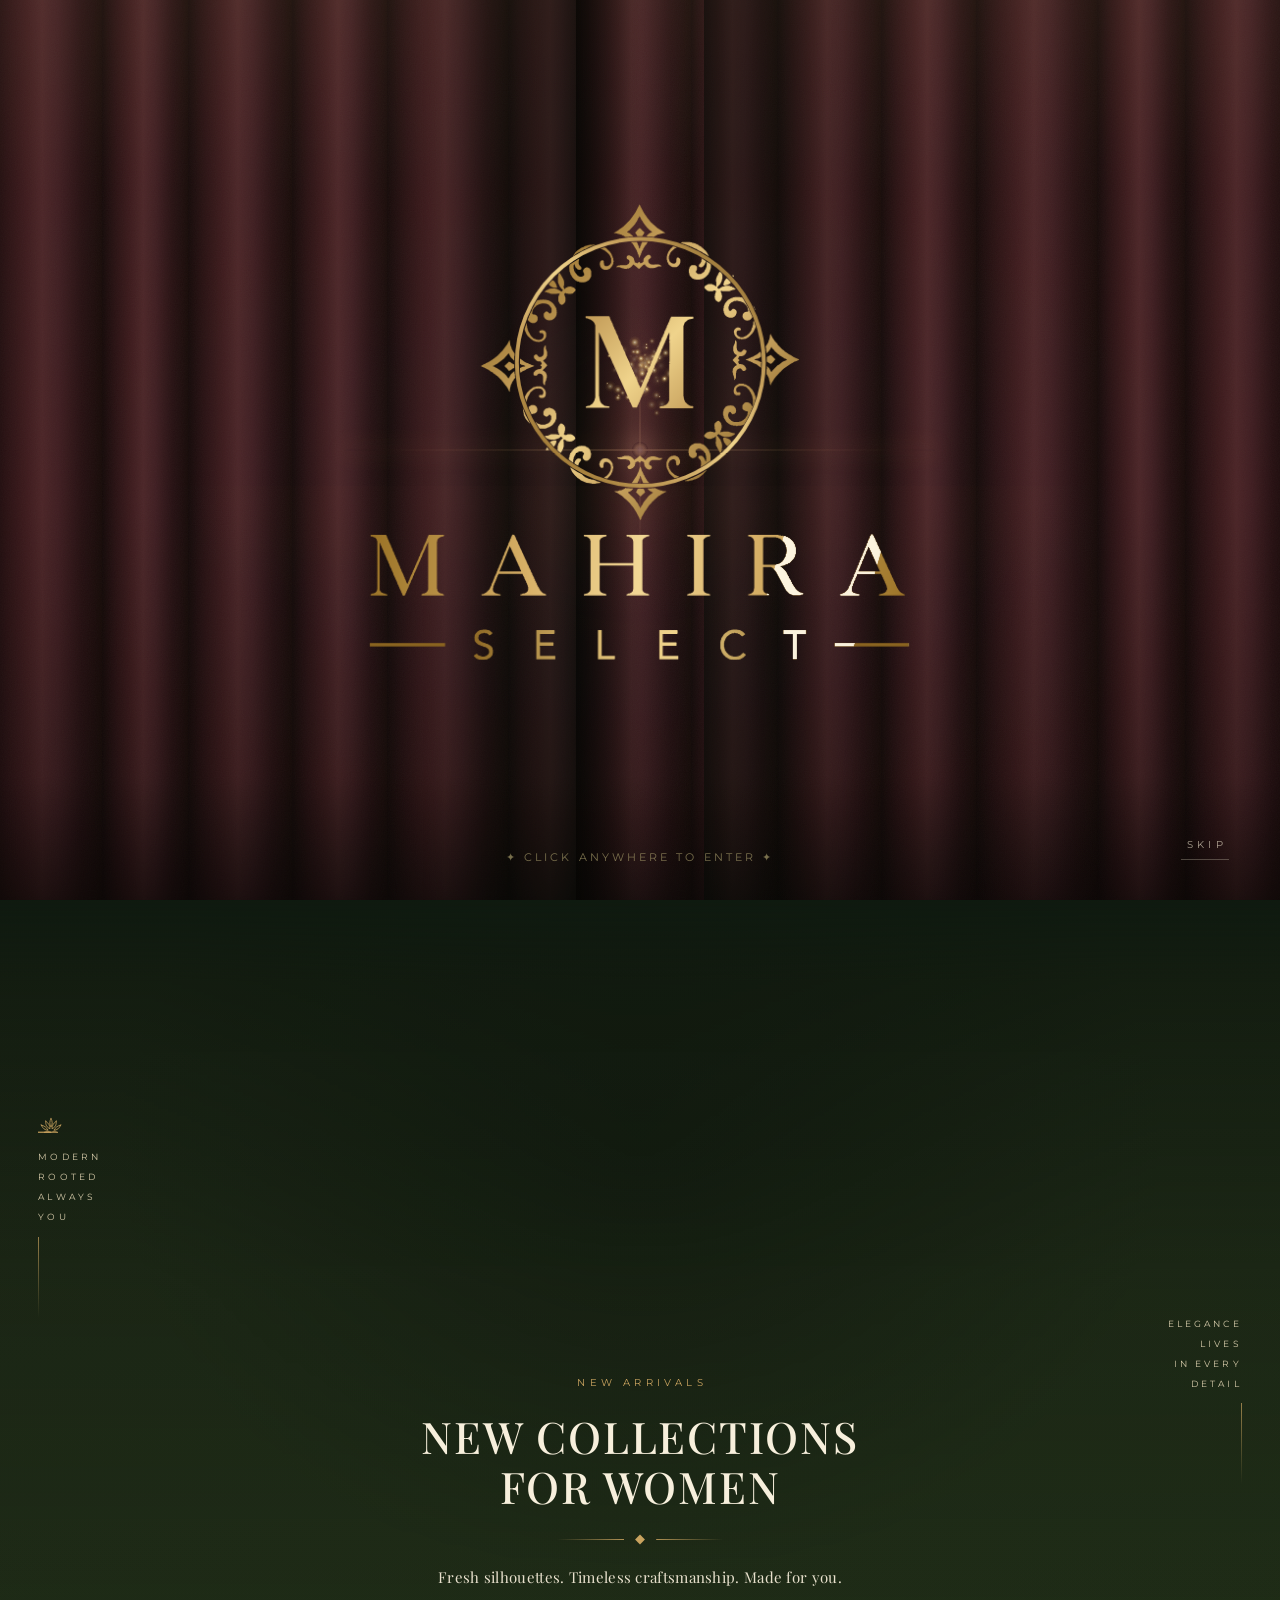
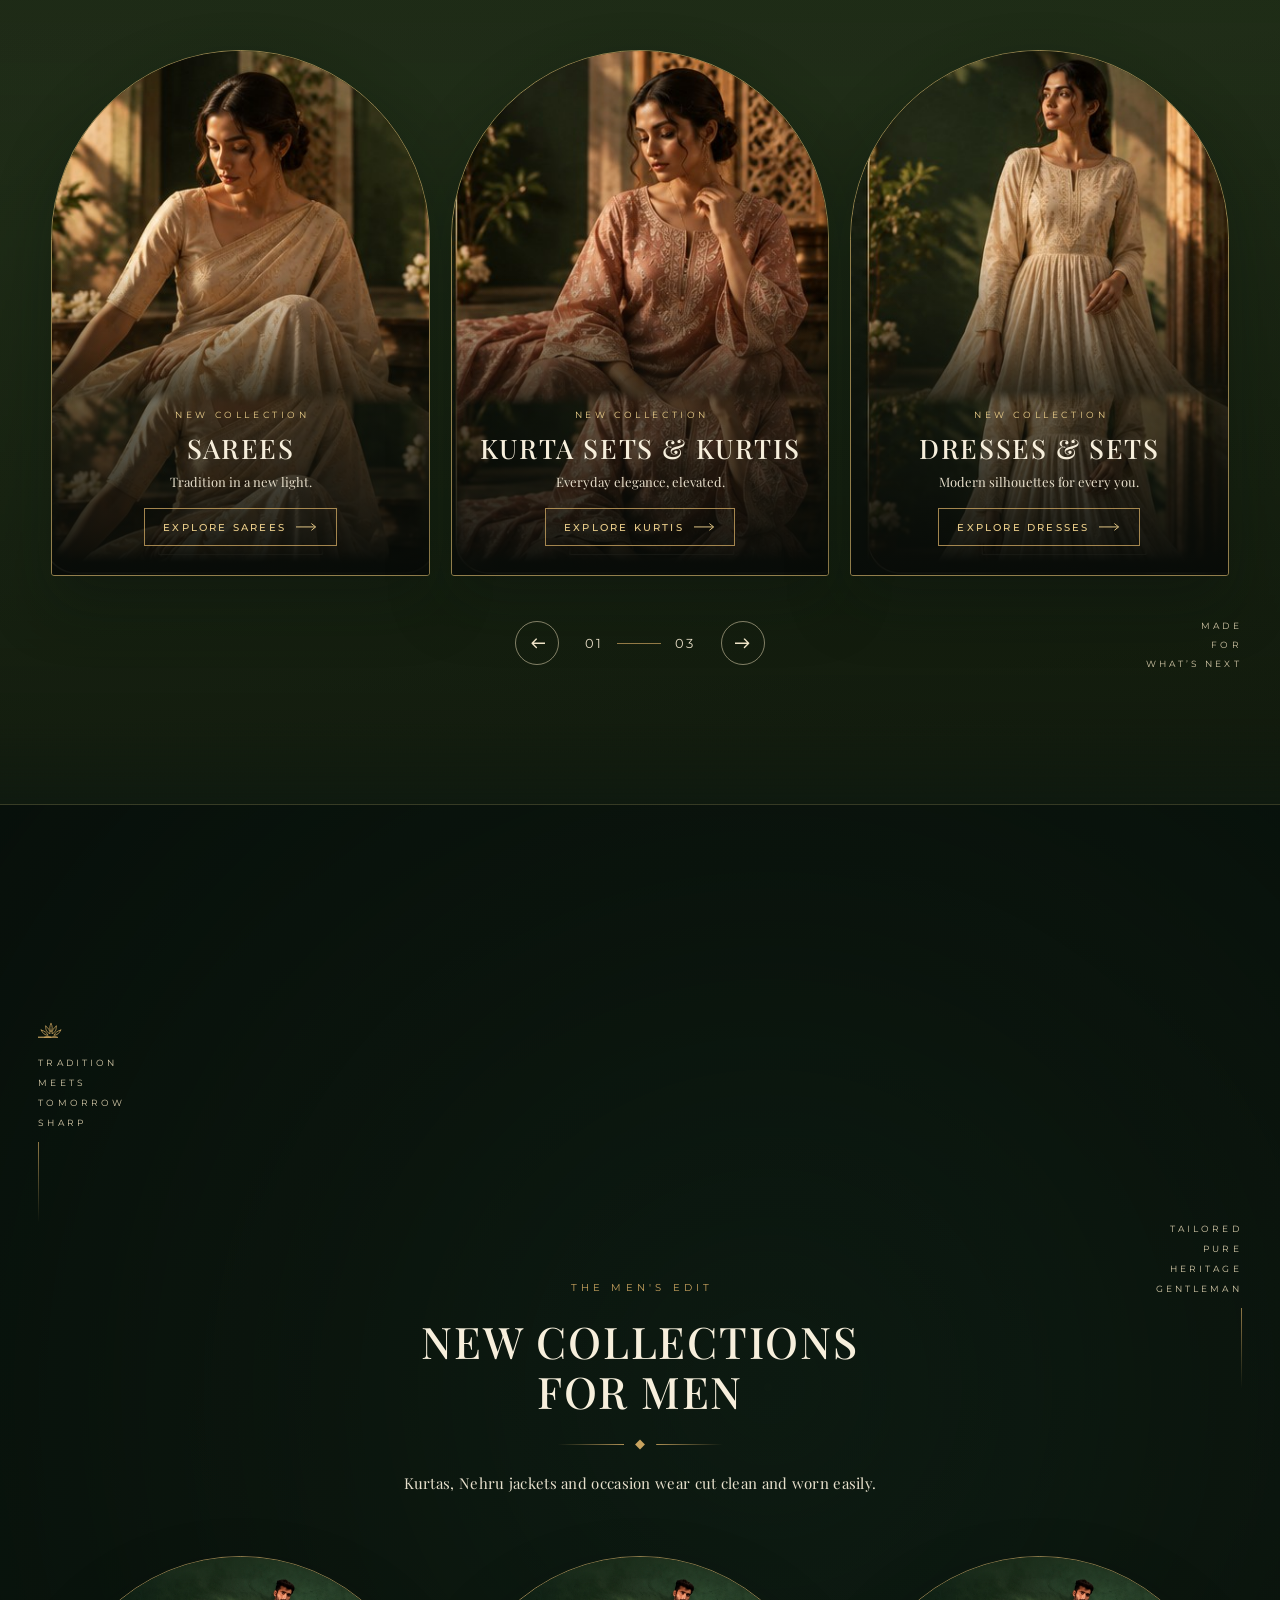
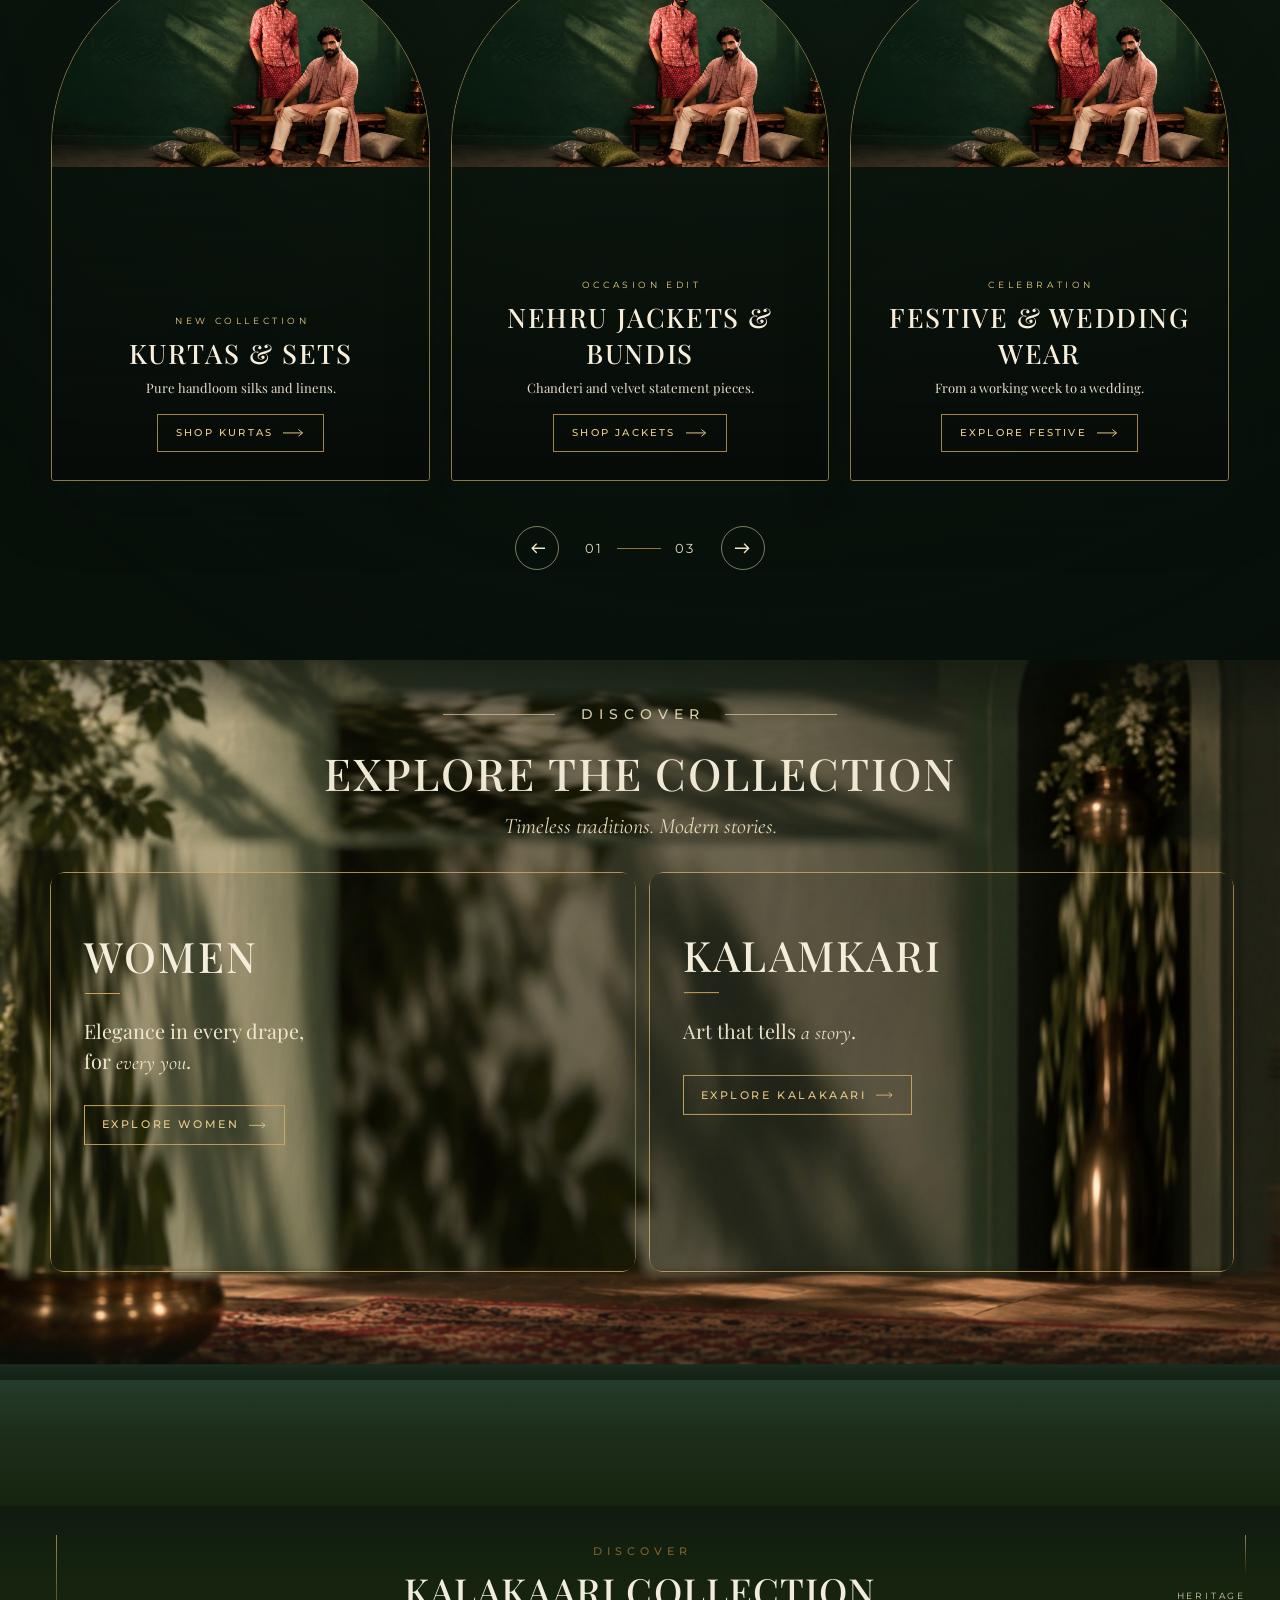
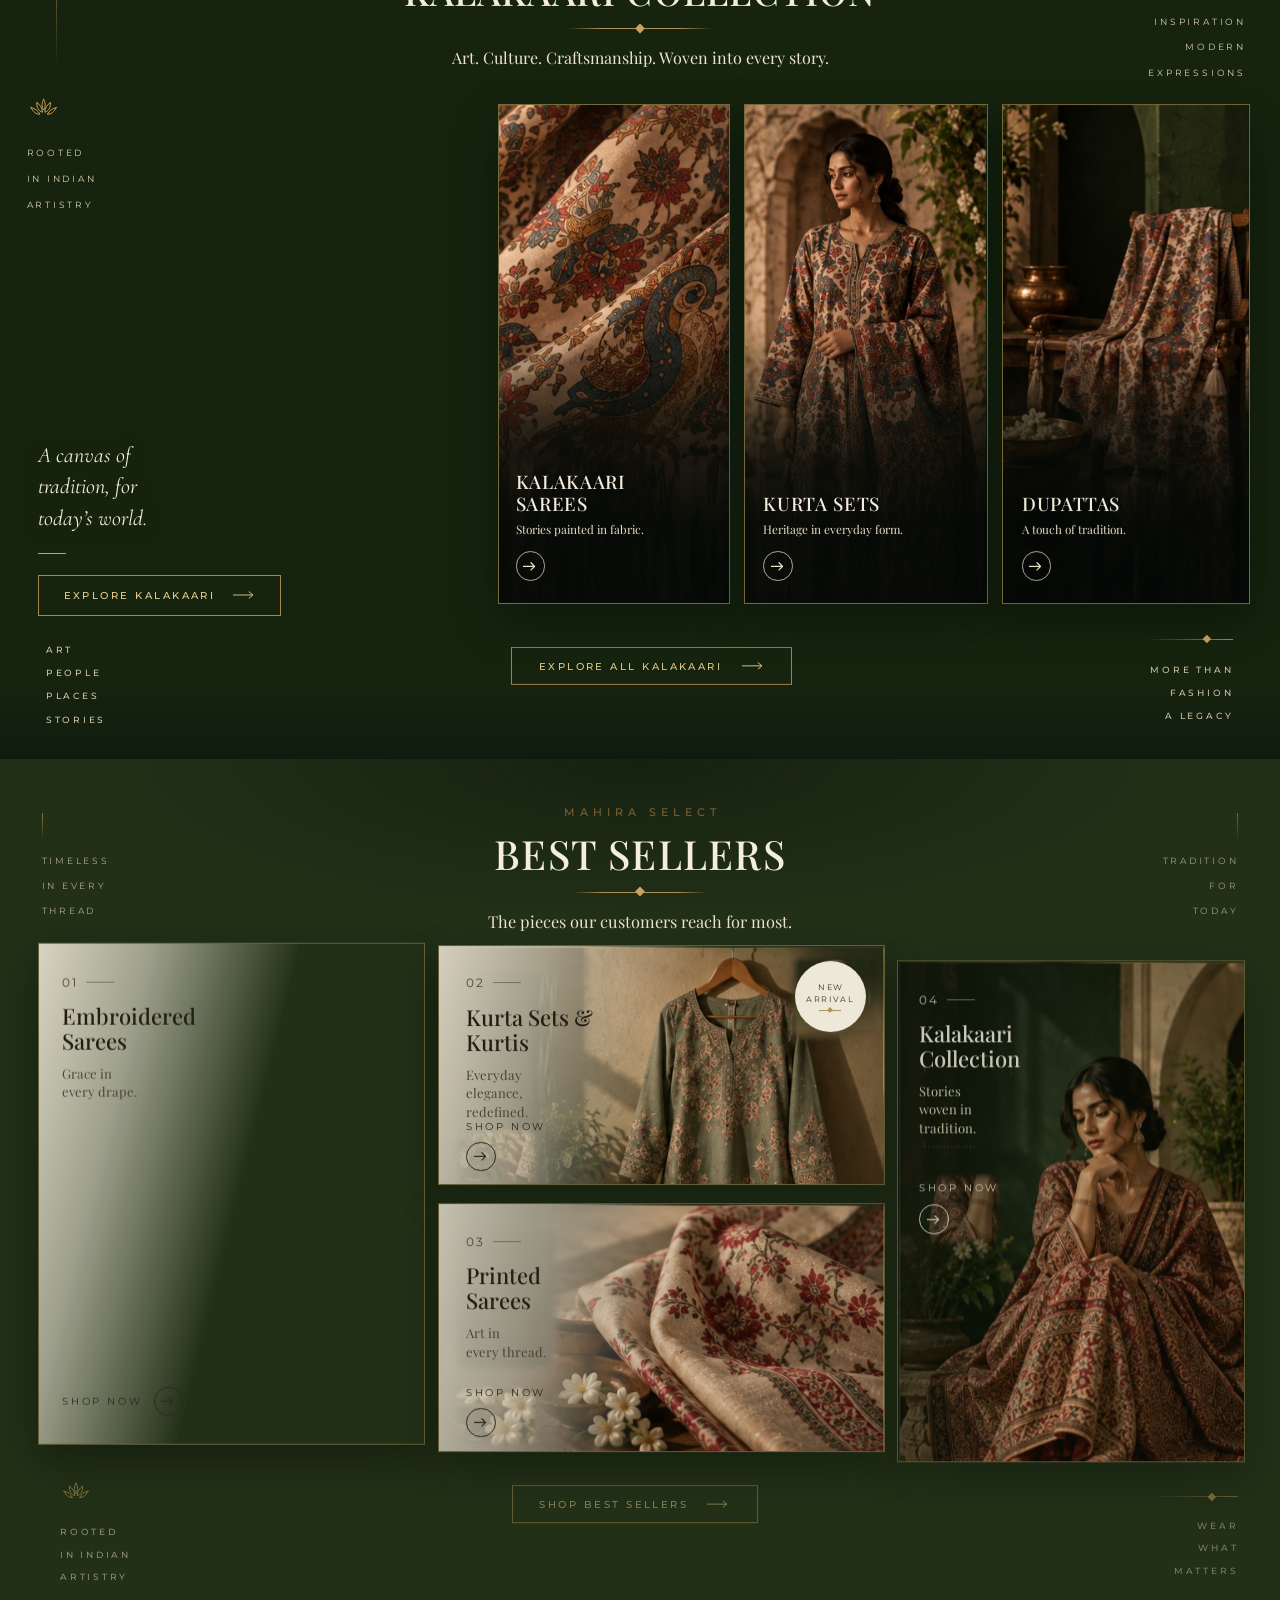
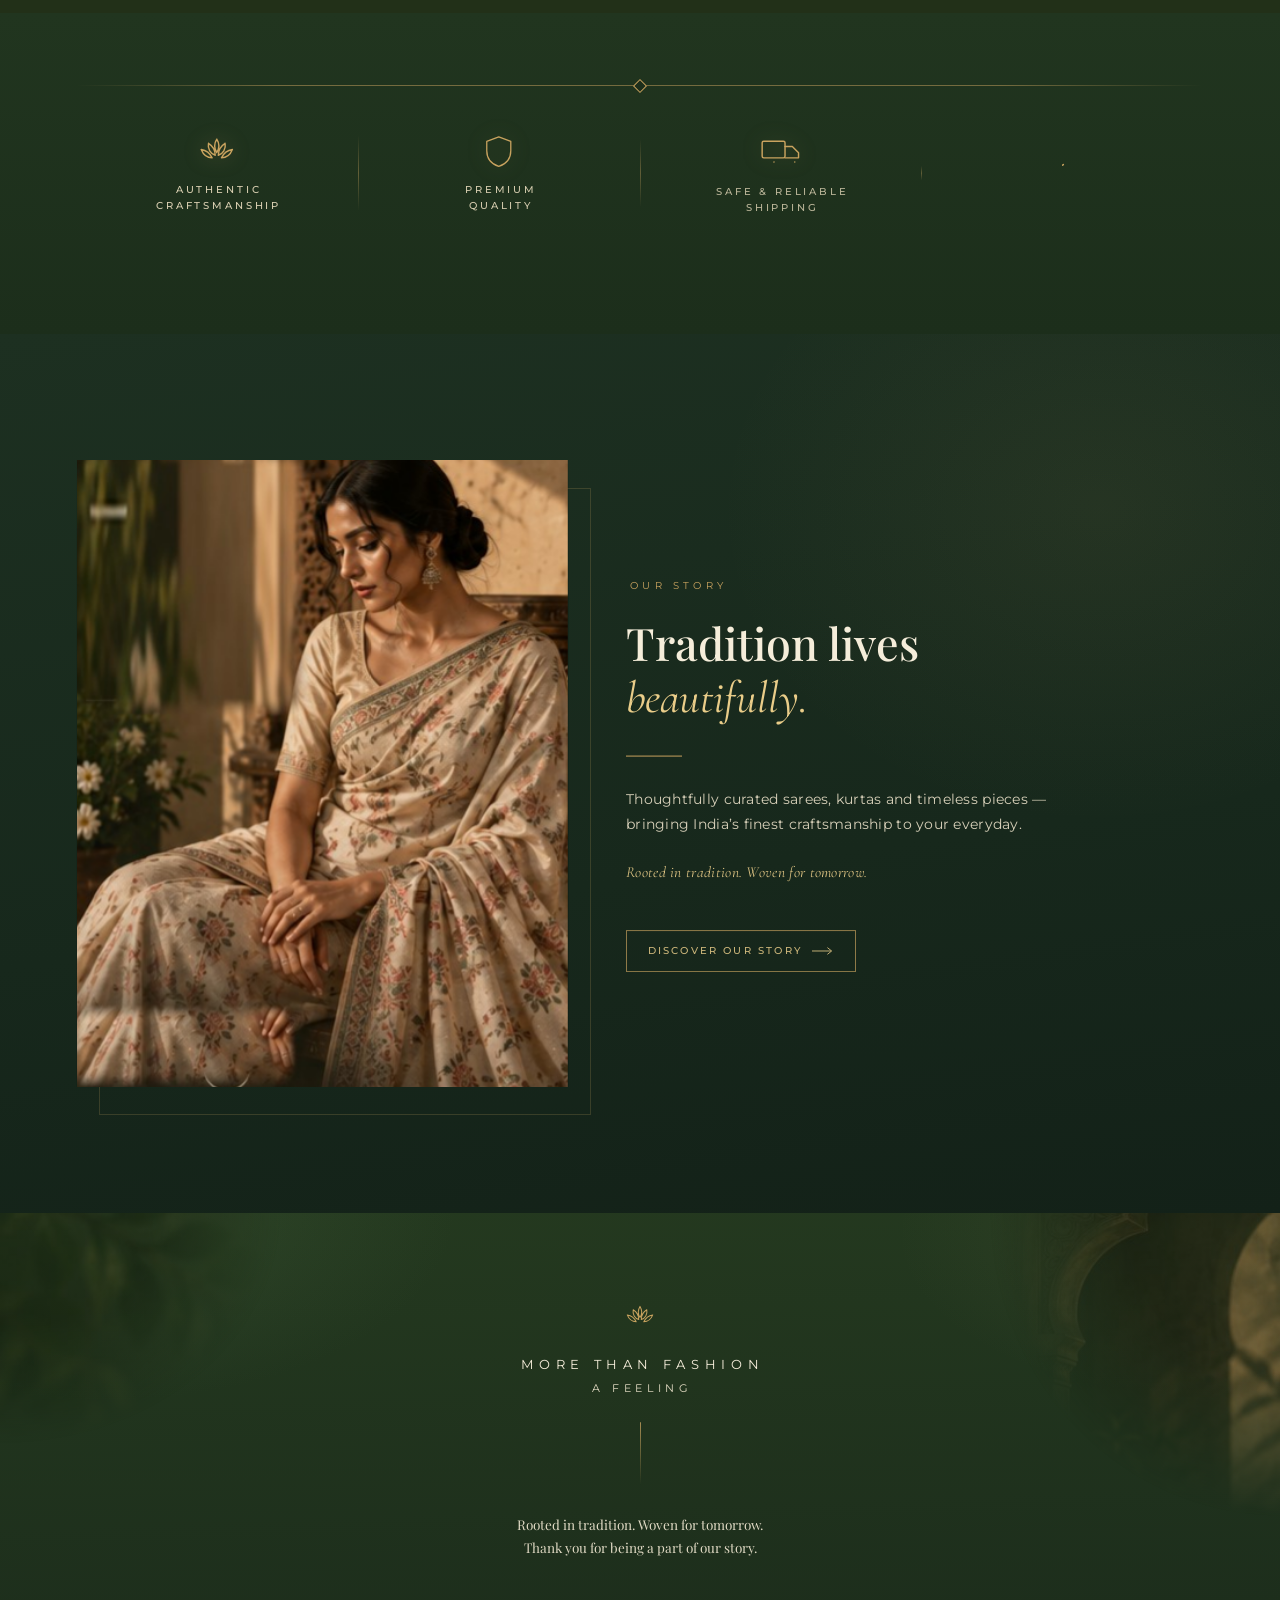
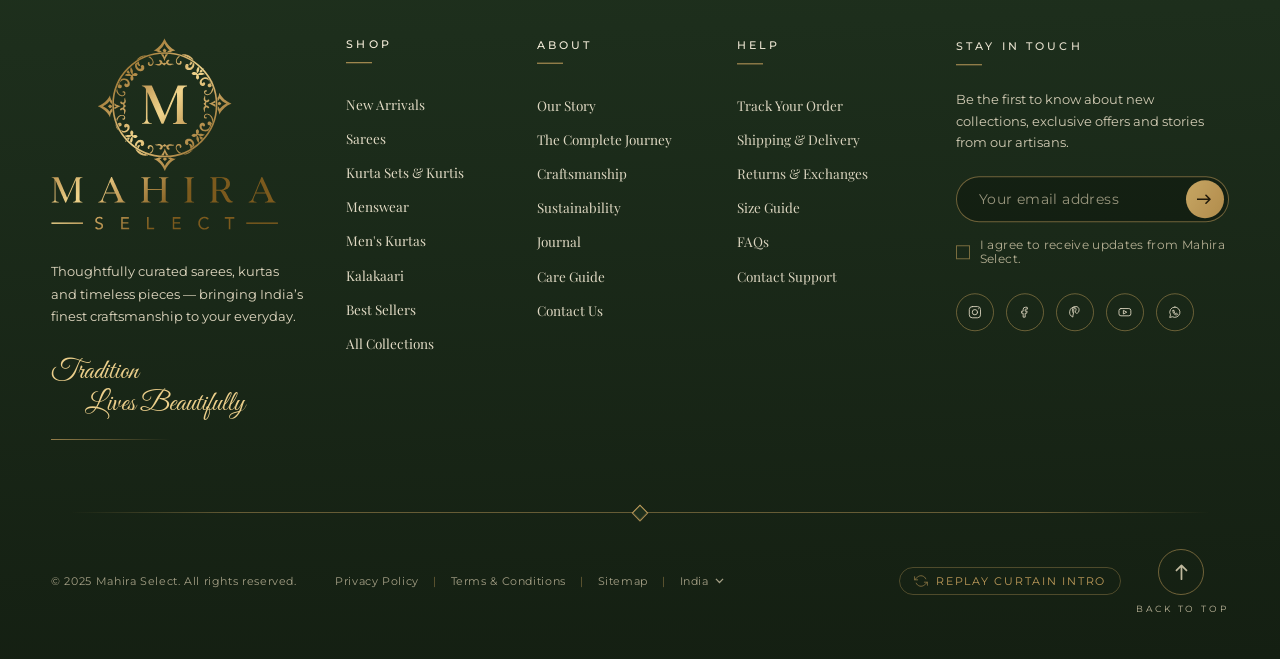
<file: index.html>
<!doctype html>
<html lang="en">
<head>
<meta charset="utf-8">
<meta name="viewport" content="width=device-width, initial-scale=1, viewport-fit=cover">
<title>Mahira Select — Tradition Meets Tomorrow</title>
<meta name="description" content="Mahira Select — heritage Indian fashion. Timeless. Ethical. Exquisite.">
<link rel="icon" href="data:image/svg+xml,%3Csvg xmlns='http://www.w3.org/2000/svg' viewBox='0 0 64 64'%3E%3Ccircle cx='32' cy='32' r='29' fill='%230f1d15'/%3E%3Ccircle cx='32' cy='32' r='24' fill='none' stroke='%23c9a35f' stroke-width='2'/%3E%3Ctext x='32' y='42' font-family='Georgia,serif' font-size='28' fill='%23e8c87a' text-anchor='middle'%3EM%3C/text%3E%3C/svg%3E">
<link rel="preconnect" href="https://fonts.googleapis.com">
<link rel="preconnect" href="https://fonts.gstatic.com" crossorigin>
<link href="https://fonts.googleapis.com/css2?family=Playfair+Display:ital,wght@0,400;0,500;0,600;1,400&family=Cormorant+Garamond:ital,wght@0,400;0,500;1,400;1,500&family=Montserrat:wght@300;400;500;600&family=Great+Vibes&display=swap" rel="stylesheet">
<link rel="preload" as="image" href="assets/women-clean.jpg?v=3">
<link rel="stylesheet" href="css/styles.css?v=42">
</head>
<body class="is-loading">

<!-- ======================= CINEMA (intro void + light) ======================= -->
<div id="cinema" aria-hidden="true">
  <div class="cin-ambient"></div>
  <div class="cin-floor"></div>
  <div class="cin-flare">
    <span class="flare-line"></span>
    <span class="flare-vert"></span>
    <span class="flare-core"></span>
  </div>
</div>
<canvas id="dust" aria-hidden="true"></canvas>

<!-- ======================= CURTAINS ======================= -->
<div id="curtains" aria-hidden="true" role="button" aria-label="Enter site and open curtains">
  <div class="curtain-glow"></div>
  <div class="curtain c-left">
    <div class="folds">
      <i></i><i></i><i></i><i></i><i></i><i></i><i></i>
    </div>
    <div class="drape-light"></div>
    <div class="hem"></div>
    <div class="edge-shade"></div>
  </div>
  <div class="curtain c-right">
    <div class="folds">
      <i></i><i></i><i></i><i></i><i></i><i></i><i></i>
    </div>
    <div class="drape-light"></div>
    <div class="hem"></div>
    <div class="edge-shade"></div>
  </div>
  <div class="curtain-shadow cs-left"></div>
  <div class="curtain-shadow cs-right"></div>
  <p class="curtain-hint">✦ Click anywhere to enter ✦</p>
</div>

<!-- ======================= HEADER ======================= -->
<header id="header">
  <button id="menuBtn" class="menu-btn" aria-label="Open menu" aria-expanded="false" aria-controls="mobileNav">
    <span></span><span></span>
  </button>

  <div class="nav-center">
    <nav class="nav-side nav-l" aria-label="Primary">
      <a href="index.html#top">Home</a>
      <a href="category.html?c=women" data-mega="women" aria-haspopup="true" aria-expanded="false">Women</a>
      <a href="category.html?c=men" data-mega="men" aria-haspopup="true" aria-expanded="false">Men</a>
      <a href="category.html?c=kalakaari" data-mega="kalakaari" aria-haspopup="true" aria-expanded="false">Kalakaari</a>
    </nav>
    <span class="logo-space" aria-hidden="true"></span>
    <nav class="nav-side nav-r" aria-label="Collections">
      <a href="shop.html?c=women&amp;s=sarees">New Arrivals</a>
      <a href="#best">Best Sellers</a>
      <a href="#storyEd">Our Story</a>
    </nav>
  </div>

  <div class="brand-slot">
    <a class="brand" id="brand" href="index.html#top" aria-label="Mahira Select — home">
      <svg id="brandLogo" viewBox="0 0 1600 1351" role="img" aria-label="Mahira Select"></svg>
    </a>
  </div>



  <div class="nav-utils">
    <button class="util" id="searchBtn" aria-label="Search" aria-expanded="false" aria-controls="searchPanel">
      <svg viewBox="0 0 24 24"><circle cx="10.5" cy="10.5" r="6.5"/><path d="M15.4 15.4 21 21"/></svg>
    </button>
    <div class="util-wrap" id="acctWrap">
      <button class="util util-acct" id="acctBtn" aria-label="Account" aria-expanded="false" aria-controls="acctPop">
        <svg viewBox="0 0 24 24"><circle cx="12" cy="8" r="4"/><path d="M4.5 20c1.6-3.6 4.2-5.4 7.5-5.4s5.9 1.8 7.5 5.4"/></svg>
      </button>
      <div class="pop acct-pop" id="acctPop" role="menu" aria-hidden="true">
        <p class="pop-head">My Mahira</p>
        <a role="menuitem" href="login.html">My Account</a>
        <a role="menuitem" href="track.html">Orders</a>
        <a role="menuitem" href="#" data-open="wish">Wishlist</a>
        <a role="menuitem" href="#" data-action="replay-intro">↺ Replay Intro</a>
        <i class="pop-rule"></i>
        <a role="menuitem" class="pop-cta" href="login.html"><span class="fill"></span><span class="lbl">Login</span></a>
        <a role="menuitem" class="pop-alt" href="signup.html">Sign Up</a>
      </div>
    </div>
    <div class="util-wrap" id="wishWrap">
      <button class="util util-wish" id="wishBtn" aria-label="Wishlist" aria-expanded="false" aria-controls="wishPop">
        <svg viewBox="0 0 24 24"><path d="M12 20.2 5 13.4a4.6 4.6 0 0 1 0-6.6 4.7 4.7 0 0 1 6.6 0l.4.4.4-.4a4.7 4.7 0 0 1 6.6 0 4.6 4.6 0 0 1 0 6.6Z"/></svg>
        <span class="count" id="wishCount" aria-hidden="true">0</span>
      </button>
      <div class="pop mini-pop" id="wishPop" aria-hidden="true">
        <p class="pop-head">Wishlist</p>
        <p class="pop-empty">Nothing saved yet.<br><em>Pieces you love will live here.</em></p>
        <a class="pop-cta" href="shop.html?c=women"><span class="fill"></span><span class="lbl">Explore Women</span></a>
      </div>
    </div>
    <div class="util-wrap" id="bagWrap">
      <button class="util util-bag" id="bagBtn" aria-label="Bag" aria-expanded="false" aria-controls="bagPop">
        <svg viewBox="0 0 24 24"><path d="M5.5 8.5h13l-.9 11a1.6 1.6 0 0 1-1.6 1.5H8a1.6 1.6 0 0 1-1.6-1.5Z"/><path d="M8.8 8.2V7a3.2 3.2 0 0 1 6.4 0v1.2"/></svg>
        <span class="count" id="bagCount" aria-hidden="true">0</span>
      </button>
      <div class="pop mini-pop" id="bagPop" aria-hidden="true">
        <p class="pop-head">Your Bag</p>
        <p class="pop-empty">Your bag is empty.<br><em>Every story begins somewhere.</em></p>
        <a class="pop-cta" href="#best"><span class="fill"></span><span class="lbl">Shop Best Sellers</span></a>
      </div>
    </div>
  </div>

  <!-- mega menus (built from the nav tree) -->
  <div class="mega" id="mega" aria-hidden="true">
    <div class="mega-sheet"></div>
    <div class="mega-inner"></div>
  </div>

  <!-- search -->
  <div class="search-panel" id="searchPanel" aria-hidden="true">
    <div class="sp-inner">
      <form class="sp-form" id="searchForm" role="search">
        <svg class="sp-ic" viewBox="0 0 24 24"><circle cx="10.5" cy="10.5" r="6.5"/><path d="M15.4 15.4 21 21"/></svg>
        <input id="searchInput" type="search" autocomplete="off" placeholder="Search sarees, kurta sets, kalamkari…" aria-label="Search the collection">
        <button type="button" class="sp-close" id="searchClose" aria-label="Close search">
          <svg viewBox="0 0 24 24"><path d="M6 6l12 12M18 6L6 18"/></svg>
        </button>
      </form>
      <div class="sp-body">
        <p class="sp-label" id="spLabel">Popular Searches</p>
        <div class="sp-list" id="searchList"></div>
      </div>
    </div>
  </div>
</header>

<!-- ======================= MOBILE NAVIGATION ======================= -->
<div id="mobileNav" aria-hidden="true">
  <div class="mn-top">
    <button class="mn-back" id="mnBack" aria-label="Back one level">
      <svg viewBox="0 0 20 14"><path d="M19 7H2M8 1 1.5 7 8 13"/></svg>
    </button>
    <p class="mn-title" id="mnTitle"><svg class="mn-emblem" id="menuEmblem" viewBox="380 30 840 900" aria-hidden="true"></svg></p>
    <button class="mn-close" id="mnClose" aria-label="Close menu">
      <svg viewBox="0 0 24 24"><path d="M6 6l12 12M18 6L6 18"/></svg>
    </button>
  </div>
  <div class="mn-stage" id="mnStage"></div>
  <div class="mn-foot">
    <a href="login.html" class="mn-acct">My Account</a>
    <p>Timeless&ensp;·&ensp;Ethical&ensp;·&ensp;Exquisite</p>
  </div>
</div>

<main id="top">
  <!-- ======================= HERO ======================= -->
  <section id="hero" aria-label="Featured campaigns">
    <div class="slide s-women is-active" data-index="0">
      <div class="img-wrap"><picture>
        <source media="(max-width: 700px)" srcset="assets/women-mobile.jpg?v=3">
        <img src="assets/women-clean.jpg?v=3" alt="Woman in an embroidered champagne saree seated in a deep green heritage room">
      </picture></div>
      <div class="veil"></div>
      <div class="slide-content">
        <p class="eyebrow"><span class="eb-text">Tradition&nbsp;Meets&nbsp;Tomorrow</span><span class="eb-line"></span></p>
        <h1 class="headline hl-women">More&nbsp;Than<br>Fashion</h1>
        <p class="tagline">A story in every drape.</p>
        <div class="cta-row">
          <a class="btn btn-primary" href="shop.html"><span class="fill"></span><span class="lbl">Explore&nbsp;Collections</span><span class="arrow"><svg viewBox="0 0 28 10"><path d="M0 5h24M20 1l5 4-5 4"/></svg></span></a>
          <a class="btn btn-ghost" href="shop.html?c=women&amp;s=sarees"><span class="fill"></span><span class="lbl">New&nbsp;Arrivals</span><span class="arrow"><svg viewBox="0 0 28 10"><path d="M0 5h24M20 1l5 4-5 4"/></svg></span></a>
        </div>
      </div>
    </div>

    <!-- Slide 02: Men -->
    <div class="slide s-men" data-index="1" aria-hidden="true">
      <div class="img-wrap"><picture>
        <source media="(max-width: 700px)" srcset="assets/men-mobile.jpg?v=3">
        <img src="assets/men-clean.jpg?v=3" alt="Men in handcrafted heritage kurtas in an emerald green room">
      </picture></div>
      <div class="veil"></div>
      <div class="slide-content">
        <p class="eyebrow"><span class="eb-text">Tradition&nbsp;Meets&nbsp;Tomorrow</span><span class="eb-line"></span></p>
        <h1 class="headline hl-men">MENSWEAR,<br>MADE&nbsp;SIMPLE.</h1>
        <p class="subcopy">Kurtas, shirts and bottom wear cut clean and worn easily, from a working week to a wedding.</p>
        <div class="cta-row">
          <a class="btn btn-primary" href="shop.html?c=men"><span class="fill"></span><span class="lbl">Shop&nbsp;Men</span><span class="arrow"><svg viewBox="0 0 28 10"><path d="M0 5h24M20 1l5 4-5 4"/></svg></span></a>
          <a class="btn btn-ghost" href="#men-new"><span class="fill"></span><span class="lbl">Explore&nbsp;Collections</span><span class="arrow"><svg viewBox="0 0 28 10"><path d="M0 5h24M20 1l5 4-5 4"/></svg></span></a>
        </div>
      </div>
    </div>

    <!-- Hero Slide Indicators -->
    <div class="hero-indicators" role="tablist" aria-label="Campaign slides">
      <button class="ind is-on" data-slide="0" role="tab" aria-selected="true" aria-label="Slide 01 — Women">01<span class="bar"></span></button>
      <button class="ind" data-slide="1" role="tab" aria-selected="false" aria-label="Slide 02 — Men">02<span class="bar"></span></button>
    </div>

    <aside class="hero-rail" aria-hidden="true">
      <p><span>A</span><span>Heritage</span><span>Woven&nbsp;For</span><span>Tomorrow</span></p>
      <i class="rail-line"></i>
    </aside>

    <p class="hero-desc" aria-hidden="true">
      <span class="hd-women">Timeless&emsp;Ethical&emsp;Exquisite</span>
      <span class="hd-men">Timeless&emsp;Ethical&emsp;Exquisite</span>
    </p>
  </section>

  <!-- ================= S03 · NEW COLLECTIONS FOR WOMEN ================= -->
  <section id="women-new" aria-label="New collections for women">
    <div class="w-bg" aria-hidden="true">
      <picture>
        <source media="(max-width: 767px)" srcset="assets/s3-bg-mobile.jpg?v=1">
        <img src="assets/s3-bg.jpg?v=1" alt="" loading="lazy" decoding="async">
      </picture>
      <span class="w-bg-scrim"></span>
    </div>
    <aside class="rail rail-left">
      <svg class="lotus" viewBox="0 0 40 32" aria-hidden="true"><path d="M20 4c2.5 4 2.5 9 0 13-2.5-4-2.5-9 0-13zM12 8c4 2.5 6.5 7 6.5 11.5C14 18 11 13.5 12 8zM28 8c1 5.5-2 10-6.5 11.5 0-4.5 2.5-9 6.5-11.5zM5 14c4.5.7 8.5 3.8 10.5 8C11 22 7 19 5 14zM35 14c-2 5-6 8-10.5 8 2-4.2 6-7.3 10.5-8zM10 25c3.3-1.4 7-1.4 10 0h-20 20c3-1.4 6.7-1.4 10 0z" pathLength="1"/></svg>
      <p><span>Modern</span><span>Rooted</span><span>Always</span><span>You</span></p>
      <i class="rail-rule"></i>
    </aside>
    <aside class="rail rail-right">
      <p><span>Elegance</span><span>Lives</span><span>In Every</span><span>Detail</span></p>
      <i class="rail-rule"></i>
    </aside>
    <header class="sec-head">
      <p class="sh-eyebrow">New Arrivals</p>
      <h2 class="sh-title">New Collections<br>For Women</h2>
      <i class="sh-orna"><b></b></i>
      <p class="sh-sub">Fresh silhouettes. Timeless craftsmanship. Made for you.</p>
    </header>
    <div class="w-track" tabindex="0">
      <article class="w-card">
        <a href="shop.html?c=women&amp;s=sarees" style="display:contents">
          <img src="assets/s3-sarees.jpg?v=5" alt="Model seated in an ivory saree" loading="lazy" decoding="async">
          <span class="w-scrim"></span>
          <div class="w-caption">
            <p class="w-kicker">New Collection</p>
            <h3>Sarees</h3>
            <p class="w-line">Tradition in a new light.</p>
            <span class="cta"><span class="fill"></span><span class="lbl">Explore Sarees</span><span class="arrow"><svg viewBox="0 0 28 10"><path d="M0 5h24M20 1l5 4-5 4"/></svg></span></span>
          </div>
        </a>
      </article>
      <article class="w-card">
        <a href="shop.html?c=women&amp;s=kurta-sets" style="display:contents">
          <img src="assets/s3-kurta.jpg?v=5" alt="Model in a rose kurta set" loading="lazy" decoding="async">
          <span class="w-scrim"></span>
          <div class="w-caption">
            <p class="w-kicker">New Collection</p>
            <h3>Kurta Sets &amp; Kurtis</h3>
            <p class="w-line">Everyday elegance, elevated.</p>
            <span class="cta"><span class="fill"></span><span class="lbl">Explore Kurtis</span><span class="arrow"><svg viewBox="0 0 28 10"><path d="M0 5h24M20 1l5 4-5 4"/></svg></span></span>
          </div>
        </a>
      </article>
      <article class="w-card">
        <a href="shop.html?c=women&amp;s=dresses" style="display:contents">
          <img src="assets/s3-dresses.jpg?v=5" alt="Model standing in a cream dress" loading="lazy" decoding="async">
          <span class="w-scrim"></span>
          <div class="w-caption">
            <p class="w-kicker">New Collection</p>
            <h3>Dresses &amp; Sets</h3>
            <p class="w-line">Modern silhouettes for every you.</p>
            <span class="cta"><span class="fill"></span><span class="lbl">Explore Dresses</span><span class="arrow"><svg viewBox="0 0 28 10"><path d="M0 5h24M20 1l5 4-5 4"/></svg></span></span>
          </div>
        </a>
      </article>
    </div>
    <div class="w-nav">
      <button class="w-btn w-prev" aria-label="Previous"><svg viewBox="0 0 16 12"><path d="M16 6H4M7 2 3 6l4 4"/></svg></button>
      <p class="w-count"><span class="w-cur">01</span><i></i><span>03</span></p>
      <button class="w-btn w-next" aria-label="Next"><svg viewBox="0 0 16 12"><path d="M0 6h12M9 2l4 4-4 4"/></svg></button>
    </div>
    <p class="corner corner-br"><span>Made</span><span>For</span><span>What&rsquo;s Next</span></p>
  </section>

  <!-- ================= S03-B · NEW COLLECTIONS FOR MEN ================= -->
  <section id="men-new" aria-label="New collections for men">
    <div class="w-bg" aria-hidden="true" style="filter: brightness(0.8);">
      <picture>
        <source media="(max-width: 767px)" srcset="assets/men-mobile.jpg?v=3">
        <img src="assets/men-clean.jpg?v=3" alt="" loading="lazy" decoding="async">
      </picture>
      <span class="w-bg-scrim" style="background: radial-gradient(circle at 60% 40%, rgba(6,16,10,0.5), #0a140d 90%);"></span>
    </div>
    <aside class="rail rail-left">
      <svg class="lotus" viewBox="0 0 40 32" aria-hidden="true"><path d="M20 4c2.5 4 2.5 9 0 13-2.5-4-2.5-9 0-13zM12 8c4 2.5 6.5 7 6.5 11.5C14 18 11 13.5 12 8zM28 8c1 5.5-2 10-6.5 11.5 0-4.5 2.5-9 6.5-11.5zM5 14c4.5.7 8.5 3.8 10.5 8C11 22 7 19 5 14zM35 14c-2 5-6 8-10.5 8 2-4.2 6-7.3 10.5-8zM10 25c3.3-1.4 7-1.4 10 0h-20 20c3-1.4 6.7-1.4 10 0z" pathLength="1"/></svg>
      <p><span>Tradition</span><span>Meets</span><span>Tomorrow</span><span>Sharp</span></p>
      <i class="rail-rule"></i>
    </aside>
    <aside class="rail rail-right">
      <p><span>Tailored</span><span>Pure</span><span>Heritage</span><span>Gentleman</span></p>
      <i class="rail-rule"></i>
    </aside>
    <header class="sec-head">
      <p class="sh-eyebrow">The Men's Edit</p>
      <h2 class="sh-title">New Collections<br>For Men</h2>
      <i class="sh-orna"><b></b></i>
      <p class="sh-sub">Kurtas, Nehru jackets and occasion wear cut clean and worn easily.</p>
    </header>
    <div class="w-track" tabindex="0">
      <article class="w-card">
        <a href="shop.html?c=men&amp;s=kurtas" style="display:contents">
          <img src="assets/men-clean.jpg?v=3" alt="Raw silk festive kurta set" loading="lazy" decoding="async">
          <span class="w-scrim"></span>
          <div class="w-caption">
            <p class="w-kicker">New Collection</p>
            <h3>Kurtas &amp; Sets</h3>
            <p class="w-line">Pure handloom silks and linens.</p>
            <span class="cta"><span class="fill"></span><span class="lbl">Shop Kurtas</span><span class="arrow"><svg viewBox="0 0 28 10"><path d="M0 5h24M20 1l5 4-5 4"/></svg></span></span>
          </div>
        </a>
      </article>
      <article class="w-card">
        <a href="shop.html?c=men&amp;s=nehru-jackets" style="display:contents">
          <img src="assets/men-clean.jpg?v=3" alt="Nehru jackets and bundi sets" loading="lazy" decoding="async" style="object-position: 65% 20%;">
          <span class="w-scrim"></span>
          <div class="w-caption">
            <p class="w-kicker">Occasion Edit</p>
            <h3>Nehru Jackets &amp; Bundis</h3>
            <p class="w-line">Chanderi and velvet statement pieces.</p>
            <span class="cta"><span class="fill"></span><span class="lbl">Shop Jackets</span><span class="arrow"><svg viewBox="0 0 28 10"><path d="M0 5h24M20 1l5 4-5 4"/></svg></span></span>
          </div>
        </a>
      </article>
      <article class="w-card">
        <a href="shop.html?c=men&amp;s=festive-sets" style="display:contents">
          <img src="assets/men-clean.jpg?v=3" alt="Angrakha and festive celebration wear" loading="lazy" decoding="async" style="object-position: 50% 30%;">
          <span class="w-scrim"></span>
          <div class="w-caption">
            <p class="w-kicker">Celebration</p>
            <h3>Festive &amp; Wedding Wear</h3>
            <p class="w-line">From a working week to a wedding.</p>
            <span class="cta"><span class="fill"></span><span class="lbl">Explore Festive</span><span class="arrow"><svg viewBox="0 0 28 10"><path d="M0 5h24M20 1l5 4-5 4"/></svg></span></span>
          </div>
        </a>
      </article>
    </div>
    <div class="w-nav">
      <button class="w-btn w-prev" aria-label="Previous"><svg viewBox="0 0 16 12"><path d="M16 6H4M7 2 3 6l4 4"/></svg></button>
      <p class="w-count"><span class="w-cur">01</span><i></i><span>03</span></p>
      <button class="w-btn w-next" aria-label="Next"><svg viewBox="0 0 16 12"><path d="M0 6h12M9 2l4 4-4 4"/></svg></button>
    </div>
  </section>

  <!-- ================= S02 · EXPLORE THE COLLECTION ================= -->
  <section id="explore" aria-label="Explore the collection">
    <div class="x-stage">
      <div class="x-bgwrap" aria-hidden="true"><img class="x-bg" src="assets/s2-room.jpg?v=4" alt="" loading="lazy" decoding="async"></div>
      <header class="x-head">
        <p class="x-eyebrow"><i></i><span>Discover</span><i></i></p>
        <h2>Explore The Collection</h2>
        <p class="x-sub">Timeless traditions. Modern stories.</p>
      </header>
      <article class="x-card x-women">
        <img src="assets/s2-card-women.jpg?v=2" alt="Model in a champagne saree seated in warm heritage light" loading="lazy" decoding="async">
        <div class="x-copy">
          <h3>Women</h3>
          <i class="x-rule"></i>
          <p>Elegance in every drape,<br>for <em>every you</em>.</p>
          <a class="cta" href="category.html?c=women"><span class="fill"></span><span class="lbl">Explore Women</span><span class="arrow"><svg viewBox="0 0 28 10"><path d="M0 5h24M20 1l5 4-5 4"/></svg></span></a>
        </div>
      </article>
      <article class="x-card x-kala">
        <img src="assets/s2-card-kala.jpg?v=2" alt="Hand-painted kalamkari fabric draped beside a brass pot" loading="lazy" decoding="async">
        <div class="x-copy">
          <h3>Kalamkari</h3>
          <i class="x-rule"></i>
          <p>Art that tells <em>a story</em>.</p>
          <a class="cta" href="category.html?c=kalakaari"><span class="fill"></span><span class="lbl">Explore Kalakaari</span><span class="arrow"><svg viewBox="0 0 28 10"><path d="M0 5h24M20 1l5 4-5 4"/></svg></span></a>
        </div>
      </article>
    </div>
    <div class="x-bridge" aria-hidden="true"></div>
  </section>
  <!-- ================= S04 · KALAKAARI COLLECTION ================= -->
  <section id="kalakaari" aria-label="Kalakaari collection">
    <div class="k-stage">
      <div class="k-room" aria-hidden="true">
        <picture>
          <source media="(max-width: 767px)" srcset="assets/s4-room-mobile.jpg?v=1">
          <img src="assets/s4-room.jpg?v=1" alt="" loading="lazy" decoding="async">
        </picture>
      </div>

      <aside class="k-rail k-rail-l" aria-hidden="true">
        <i class="k-rail-line"></i>
        <svg class="lotus" viewBox="0 0 40 32"><path d="M20 4c2.5 4 2.5 9 0 13-2.5-4-2.5-9 0-13zM12 8c4 2.5 6.5 7 6.5 11.5C14 18 11 13.5 12 8zM28 8c1 5.5-2 10-6.5 11.5 0-4.5 2.5-9 6.5-11.5zM5 14c4.5.7 8.5 3.8 10.5 8C11 22 7 19 5 14zM35 14c-2 5-6 8-10.5 8 2-4.2 6-7.3 10.5-8z"/></svg>
        <p><span>Rooted</span><span>In Indian</span><span>Artistry</span></p>
      </aside>
      <aside class="k-rail k-rail-r" aria-hidden="true">
        <i class="k-rail-line"></i>
        <p><span>Heritage</span><span>Inspiration</span><span>Modern</span><span>Expressions</span></p>
      </aside>

      <header class="k-head">
        <p class="k-eyebrow">Discover</p>
        <h2>Kalakaari Collection</h2>
        <i class="k-orna"><b></b></i>
        <p class="k-sub">Art. Culture. Craftsmanship. Woven into every story.</p>
      </header>

      <div class="k-lede">
        <p class="k-quote">A canvas of<br>tradition, for<br>today&rsquo;s world.</p>
        <i class="k-qrule"></i>
        <a class="cta k-cta" href="category.html?c=kalakaari"><span class="fill"></span><span class="lbl">Explore Kalakaari</span><span class="arrow"><svg viewBox="0 0 28 10"><path d="M0 5h24M20 1l5 4-5 4"/></svg></span></a>
      </div>

      <div class="k-panels">
      <a class="k-panel k-p1" href="shop.html?c=kalakaari&amp;s=kalamkari-sarees">
        <img src="assets/s4-p1.jpg?v=2" alt="Hand-painted kalamkari saree fabric" loading="lazy" decoding="async">
        <span class="k-scrim"></span>
        <span class="k-cap"><h3>Kalakaari<br>Sarees</h3><p>Stories painted in fabric.</p><span class="k-go"><svg viewBox="0 0 16 12"><path d="M0 6h12M9 2l4 4-4 4"/></svg></span></span>
      </a>
      <a class="k-panel k-p2" href="shop.html?c=kalakaari&amp;s=kalamkari-dress-sets">
        <img src="assets/s4-p2.jpg?v=2" alt="Model in a kalamkari kurta set beside a stone arch" loading="lazy" decoding="async">
        <span class="k-scrim"></span>
        <span class="k-cap"><h3>Kurta Sets</h3><p>Heritage in everyday form.</p><span class="k-go"><svg viewBox="0 0 16 12"><path d="M0 6h12M9 2l4 4-4 4"/></svg></span></span>
      </a>
      <a class="k-panel k-p3" href="shop.html?c=kalakaari&amp;s=kalamkari-dupattas">
        <img src="assets/s4-p3.jpg?v=2" alt="Kalamkari dupatta draped over a carved chair" loading="lazy" decoding="async">
        <span class="k-scrim"></span>
        <span class="k-cap"><h3>Dupattas</h3><p>A touch of tradition.</p><span class="k-go"><svg viewBox="0 0 16 12"><path d="M0 6h12M9 2l4 4-4 4"/></svg></span></span>
      </a>
      </div>

      <div class="k-all">
        <a class="cta" href="category.html?c=kalakaari"><span class="fill"></span><span class="lbl">Explore All Kalakaari</span><span class="arrow"><svg viewBox="0 0 28 10"><path d="M0 5h24M20 1l5 4-5 4"/></svg></span></a>
      </div>

      <p class="k-corner k-corner-l" aria-hidden="true"><span>Art</span><span>People</span><span>Places</span><span>Stories</span></p>
      <p class="k-corner k-corner-r" aria-hidden="true"><i class="k-corner-orna"></i><span>More Than</span><span>Fashion</span><span>A Legacy</span></p>
    </div>
  </section>
  <!-- ================= S05 · BEST SELLERS ================= -->
  <section id="best" aria-label="Best sellers">
    <div class="b-stage">
      <div class="b-room" aria-hidden="true">
        <picture>
          <source media="(max-width: 767px)" srcset="assets/s5-room-mobile.jpg?v=1">
          <img src="assets/s5-room.jpg?v=1" alt="" loading="lazy" decoding="async">
        </picture>
      </div>

      <aside class="b-rail b-rail-l" aria-hidden="true">
        <i class="b-rail-line"></i>
        <p><span>Timeless</span><span>In Every</span><span>Thread</span></p>
      </aside>
      <aside class="b-rail b-rail-r" aria-hidden="true">
        <i class="b-rail-line"></i>
        <p><span>Tradition</span><span>For</span><span>Today</span></p>
      </aside>

      <header class="b-head">
        <p class="b-eyebrow">Mahira Select</p>
        <h2>Best Sellers</h2>
        <i class="b-orna"><b></b></i>
        <p class="b-sub">The pieces our customers reach for most.</p>
      </header>

      <div class="b-cards">
      <a class="b-card b-c1" href="shop.html?c=women&amp;s=sarees">
        <img src="assets/s5-p1.jpg?v=1" alt="Model seated in an embroidered floral saree" loading="lazy" decoding="async">
        <span class="b-veil"></span>
        <span class="b-txt"><span class="b-no">01</span><h3>Embroidered<br>Sarees</h3><p>Grace in<br>every drape.</p></span>
        <span class="b-shop"><span>Shop Now</span><span class="b-go"><svg viewBox="0 0 16 12"><path d="M0 6h12M9 2l4 4-4 4"/></svg></span></span>
      </a>
      <a class="b-card b-c2" href="shop.html?c=women&amp;s=kurta-sets">
        <img src="assets/s5-p2.jpg?v=1" alt="Sage green embroidered kurta on a wooden hanger" loading="lazy" decoding="async">
        <span class="b-veil"></span>
        <span class="b-badge"><span>New<br>Arrival</span><i></i></span>
        <span class="b-txt"><span class="b-no">02</span><h3>Kurta Sets &amp; Kurtis</h3><p>Everyday<br>elegance,<br>redefined.</p></span>
        <span class="b-shop"><span>Shop Now</span><span class="b-go"><svg viewBox="0 0 16 12"><path d="M0 6h12M9 2l4 4-4 4"/></svg></span></span>
      </a>
      <a class="b-card b-c3" href="shop.html?c=women&amp;s=sarees">
        <img src="assets/s5-p3.jpg?v=1" alt="Printed saree fabric folded beside jasmine flowers" loading="lazy" decoding="async">
        <span class="b-veil"></span>
        <span class="b-txt"><span class="b-no">03</span><h3>Printed<br>Sarees</h3><p>Art in<br>every thread.</p></span>
        <span class="b-shop"><span>Shop Now</span><span class="b-go"><svg viewBox="0 0 16 12"><path d="M0 6h12M9 2l4 4-4 4"/></svg></span></span>
      </a>
      <a class="b-card b-c4" href="category.html?c=kalakaari">
        <img src="assets/s5-p4.jpg?v=1" alt="Model in a deep red kalakaari drape" loading="lazy" decoding="async">
        <span class="b-veil"></span>
        <span class="b-txt"><span class="b-no">04</span><h3>Kalakaari<br>Collection</h3><p>Stories<br>woven in<br>tradition.</p></span>
        <span class="b-shop b-shop-flow"><span>Shop Now</span><span class="b-go"><svg viewBox="0 0 16 12"><path d="M0 6h12M9 2l4 4-4 4"/></svg></span></span>
      </a>
      </div>

      <div class="b-all">
        <a class="cta" href="shop.html?sort=rating"><span class="fill"></span><span class="lbl">Shop Best Sellers</span><span class="arrow"><svg viewBox="0 0 28 10"><path d="M0 5h24M20 1l5 4-5 4"/></svg></span></a>
      </div>

      <p class="b-corner b-corner-l" aria-hidden="true">
        <svg class="lotus" viewBox="0 0 40 32"><path d="M20 4c2.5 4 2.5 9 0 13-2.5-4-2.5-9 0-13zM12 8c4 2.5 6.5 7 6.5 11.5C14 18 11 13.5 12 8zM28 8c1 5.5-2 10-6.5 11.5 0-4.5 2.5-9 6.5-11.5zM5 14c4.5.7 8.5 3.8 10.5 8C11 22 7 19 5 14zM35 14c-2 5-6 8-10.5 8 2-4.2 6-7.3 10.5-8z"/></svg>
        <span>Rooted</span><span>In Indian</span><span>Artistry</span>
      </p>
      <p class="b-corner b-corner-r" aria-hidden="true"><i class="b-corner-orna"></i><span>Wear</span><span>What</span><span>Matters</span></p>
    </div>
  </section>
  <!-- ================= S06 · CRAFTSMANSHIP SEAL ================= -->
  <section id="craft" aria-label="The Mahira promise">
    <i class="c-orna c-orna-top"></i>
    <div class="c-row">
      <div class="c-item">
        <svg viewBox="0 0 40 32" aria-hidden="true"><path class="c-draw" d="M20 4c2.5 4 2.5 9 0 13-2.5-4-2.5-9 0-13zM12 8c4 2.5 6.5 7 6.5 11.5C14 18 11 13.5 12 8zM28 8c1 5.5-2 10-6.5 11.5 0-4.5 2.5-9 6.5-11.5zM5 14c4.5.7 8.5 3.8 10.5 8C11 22 7 19 5 14zM35 14c-2 5-6 8-10.5 8 2-4.2 6-7.3 10.5-8z" pathLength="1"/></svg>
        <p><span>Authentic</span><span>Craftsmanship</span></p>
      </div>
      <i class="c-sep"></i>
      <div class="c-item">
        <svg viewBox="0 0 32 36" aria-hidden="true"><path class="c-draw" d="M16 2 29 7v10c0 8.5-5.5 14.5-13 17C8.5 31.5 3 25.5 3 17V7z" pathLength="1"/></svg>
        <p><span>Premium</span><span>Quality</span></p>
      </div>
      <i class="c-sep"></i>
      <div class="c-item">
        <svg viewBox="0 0 44 32" aria-hidden="true"><g class="c-draw"><rect x="4" y="6" width="22" height="16" rx="1.5" pathLength="1"/><path d="M26 11h7l6 6v5h-13" pathLength="1"/><circle cx="12" cy="26" r="3.4" pathLength="1"/><circle cx="32" cy="26" r="3.4" pathLength="1"/></g></svg>
        <p><span>Safe &amp; Reliable</span><span>Shipping</span></p>
      </div>
      <i class="c-sep"></i>
      <div class="c-item">
        <svg viewBox="0 0 36 32" aria-hidden="true"><path class="c-draw" d="M18 29 6.6 18a7.5 7.5 0 0 1 0-10.7 7.7 7.7 0 0 1 10.8 0l.6.6.6-.6a7.7 7.7 0 0 1 10.8 0 7.5 7.5 0 0 1 0 10.7z" pathLength="1"/></svg>
        <p><span>Loved</span><span>By Thousands</span></p>
      </div>
    </div>
    <i class="c-orna c-orna-bottom"></i>
  </section>

  <!-- ================= S07 · EDITORIAL BRAND STORY ================= -->
  <section id="storyEd" aria-label="Our story">
    <div class="se-grid">
      <figure class="se-media">
        <i class="se-frame"></i>
        <div class="se-mask"><img src="assets/s7-story.jpg?v=4" alt="Model in an embroidered saree beside carved wood" loading="lazy" decoding="async"></div>
      </figure>
      <div class="se-copy">
        <p class="sh-eyebrow">Our Story</p>
        <h2>Tradition lives<br><em>beautifully.</em></h2>
        <i class="se-rule"></i>
        <p class="se-para">Thoughtfully curated sarees, kurtas and timeless pieces &mdash; bringing India&rsquo;s finest craftsmanship to your everyday.</p>
        <p class="se-para se-para-2">Rooted in tradition. Woven for tomorrow.</p>
        <a class="cta" href="explore.html"><span class="fill"></span><span class="lbl">Discover Our Story</span><span class="arrow"><svg viewBox="0 0 28 10"><path d="M0 5h24M20 1l5 4-5 4"/></svg></span></a>
      </div>
    </div>
  </section>
</main>

<!-- ================= FOOTER ================= -->
<footer id="footer">
  <img class="f-leaves" src="assets/f-leaves.jpg?v=3" alt="" loading="lazy" decoding="async">
  <img class="f-arch" src="assets/f-arch.jpg?v=3" alt="" loading="lazy" decoding="async">
  <div class="f-statement">
    <svg class="lotus" viewBox="0 0 40 32" aria-hidden="true"><path d="M20 4c2.5 4 2.5 9 0 13-2.5-4-2.5-9 0-13zM12 8c4 2.5 6.5 7 6.5 11.5C14 18 11 13.5 12 8zM28 8c1 5.5-2 10-6.5 11.5 0-4.5 2.5-9 6.5-11.5zM5 14c4.5.7 8.5 3.8 10.5 8C11 22 7 19 5 14zM35 14c-2 5-6 8-10.5 8 2-4.2 6-7.3 10.5-8z"/></svg>
    <p class="f-st-line">More Than Fashion</p>
    <p class="f-st-line f-st-line2">A Feeling</p>
    <i class="f-st-rule"></i>
    <p class="f-st-copy">Rooted in tradition. Woven for tomorrow.<br>Thank you for being a part of our story.</p>
  </div>
  <div class="f-main">
    <div class="f-brand">
      <span class="f-aura"></span>
      <svg id="footLogo" viewBox="0 0 1600 1351" aria-label="Mahira Select"></svg>
      <p class="f-about">Thoughtfully curated sarees, kurtas and timeless pieces &mdash; bringing India&rsquo;s finest craftsmanship to your everyday.</p>
      <p class="f-script">Tradition <span>Lives Beautifully</span></p>
      <i class="f-script-rule"></i>
    </div>
    <nav class="f-col" aria-label="Shop">
      <h4>Shop</h4><i></i>
      <a href="shop.html?c=women&amp;s=sarees">New Arrivals</a>
      <a href="shop.html?c=women&amp;s=sarees">Sarees</a>
      <a href="shop.html?c=women&amp;s=kurta-sets">Kurta Sets &amp; Kurtis</a>
      <a href="category.html?c=men">Menswear</a>
      <a href="shop.html?c=men&amp;s=kurtas">Men's Kurtas</a>
      <a href="category.html?c=kalakaari">Kalakaari</a>
      <a href="shop.html?sort=rating">Best Sellers</a>
      <a href="shop.html">All Collections</a>
    </nav>
    <nav class="f-col" aria-label="About">
      <h4>About</h4><i></i>
      <a href="#storyEd">Our Story</a>
      <a href="explore.html">The Complete Journey</a>
      <a href="#kalakaari">Craftsmanship</a>
      <a href="explore.html">Sustainability</a>
      <a href="explore.html">Journal</a>
      <a href="explore.html">Care Guide</a>
      <a href="track.html">Contact Us</a>
    </nav>
    <nav class="f-col" aria-label="Help">
      <h4>Help</h4><i></i>
      <a href="track.html">Track Your Order</a>
      <a href="explore.html">Shipping &amp; Delivery</a>
      <a href="explore.html">Returns &amp; Exchanges</a>
      <a href="shop.html">Size Guide</a>
      <a href="explore.html">FAQs</a>
      <a href="track.html">Contact Support</a>
    </nav>
    <div class="f-news">
      <h4>Stay In Touch</h4><i></i>
      <p>Be the first to know about new collections, exclusive offers and stories from our artisans.</p>
      <form id="newsForm" novalidate>
        <div class="f-field">
          <input type="email" id="newsEmail" placeholder="Your email address" autocomplete="email" required>
          <button type="submit" aria-label="Subscribe"><svg viewBox="0 0 16 12"><path d="M0 6h12M9 2l4 4-4 4"/></svg></button>
        </div>
        <label class="f-agree"><input type="checkbox"><span></span>I agree to receive updates from Mahira Select.</label>
      </form>
      <p class="f-thanks">Thank you. Welcome to the story.</p>
      <div class="f-social">
        <a href="https://instagram.com" target="_blank" rel="noopener" aria-label="Instagram"><svg viewBox="0 0 24 24"><rect x="3.5" y="3.5" width="17" height="17" rx="4.5"/><circle cx="12" cy="12" r="4"/><circle cx="17.2" cy="6.8" r="0.8" fill="currentColor" stroke="none"/></svg></a>
        <a href="https://facebook.com" target="_blank" rel="noopener" aria-label="Facebook"><svg viewBox="0 0 24 24"><path d="M14.8 4.5h-2.1a3.4 3.4 0 0 0-3.4 3.4v2.6H7v3h2.3v6h3.1v-6h2.4l.5-3h-2.9V8.2c0-.5.4-.9.9-.9h2z"/></svg></a>
        <a href="https://pinterest.com" target="_blank" rel="noopener" aria-label="Pinterest"><svg viewBox="0 0 24 24"><path d="M12 4a8 8 0 0 0-3 15.4c-.1-.8-.2-2 .1-2.9l1.4-6s-.4-.7-.4-1.8c0-1.7 1-3 2.2-3 1 0 1.5.8 1.5 1.7 0 1-.7 2.6-1 4-.3 1.2.6 2.2 1.8 2.2 2.1 0 3.7-2.2 3.7-5.4 0-2.8-2-4.8-4.9-4.8a5.1 5.1 0 0 0-5.3 5.1c0 1 .4 2.1.9 2.7l-1 .8"/></svg></a>
        <a href="https://youtube.com" target="_blank" rel="noopener" aria-label="YouTube"><svg viewBox="0 0 24 24"><rect x="3" y="6.5" width="18" height="11" rx="3"/><path d="m10.2 9.5 4.6 2.5-4.6 2.5z"/></svg></a>
        <a href="https://whatsapp.com" target="_blank" rel="noopener" aria-label="WhatsApp"><svg viewBox="0 0 24 24"><path d="M12 4.2a7.8 7.8 0 0 0-6.7 11.8L4.1 20l4.1-1.1A7.8 7.8 0 1 0 12 4.2z"/><path d="M9.2 9.4c.2-.6.8-.7 1.2-.3l.8 1c.3.3.2.8-.1 1.1l-.5.5c.6 1.2 1.5 2.1 2.7 2.7l.5-.5c.3-.3.8-.4 1.1-.1l1 .8c.4.4.3 1-.3 1.2-3.2 1.6-8-3.2-6.4-6.4z"/></svg></a>
      </div>
    </div>
  </div>
  <i class="f-orna"></i>
  <div class="f-bottom">
    <p>&copy; 2025 Mahira Select. All rights reserved.</p>
    <nav aria-label="Legal">
      <a href="explore.html">Privacy Policy</a><i>|</i><a href="explore.html">Terms &amp; Conditions</a><i>|</i><a href="explore.html">Sitemap</a><i>|</i><span class="f-region">India <svg viewBox="0 0 10 6"><path d="m1 1 4 4 4-4"/></svg></span>
    </nav>
    <div style="display:flex;align-items:center;gap:12px;margin-left:auto">
      <button class="replay-curtain-btn" data-action="replay-intro" aria-label="Replay curtain animation"><svg viewBox="0 0 24 24"><path d="M1 4v6h6M23 20v-6h-6"/><path d="M20.49 9A9 9 0 0 0 5.64 5.64L1 10m22 4l-4.64 4.36A9 9 0 0 1 3.51 15"/></svg><span>Replay Curtain Intro</span></button>
      <button id="backTop" aria-label="Back to top"><span class="bt-circle"><svg viewBox="0 0 12 14"><path d="M6 13V2M2 6l4-4 4 4"/></svg></span><span class="bt-label">Back To Top</span></button>
    </div>
  </div>
</footer>

<button id="skipIntro" aria-label="Skip introduction">Skip</button>

<noscript>
  <style>
    #cinema,#curtains,#dust,#skipIntro{display:none!important}
    body.is-loading{overflow:auto}
    .slide-content .eyebrow,.slide-content .headline,.slide-content .tagline,.slide-content .subcopy,.slide-content .cta-row,
    #header .nav-side a,#header .util,#header .menu-btn,.hero-rail,.hero-desc{opacity:1!important;transform:none!important}
  </style>
</noscript>

<script src="js/gsap.min.js"></script>
<script src="js/CustomEase.min.js"></script>
<script src="js/ScrollTrigger.min.js"></script>
<script src="js/emblem-data.js?v=10"></script>
<script src="js/main.js?v=33"></script>
</body>
</html>
</file>
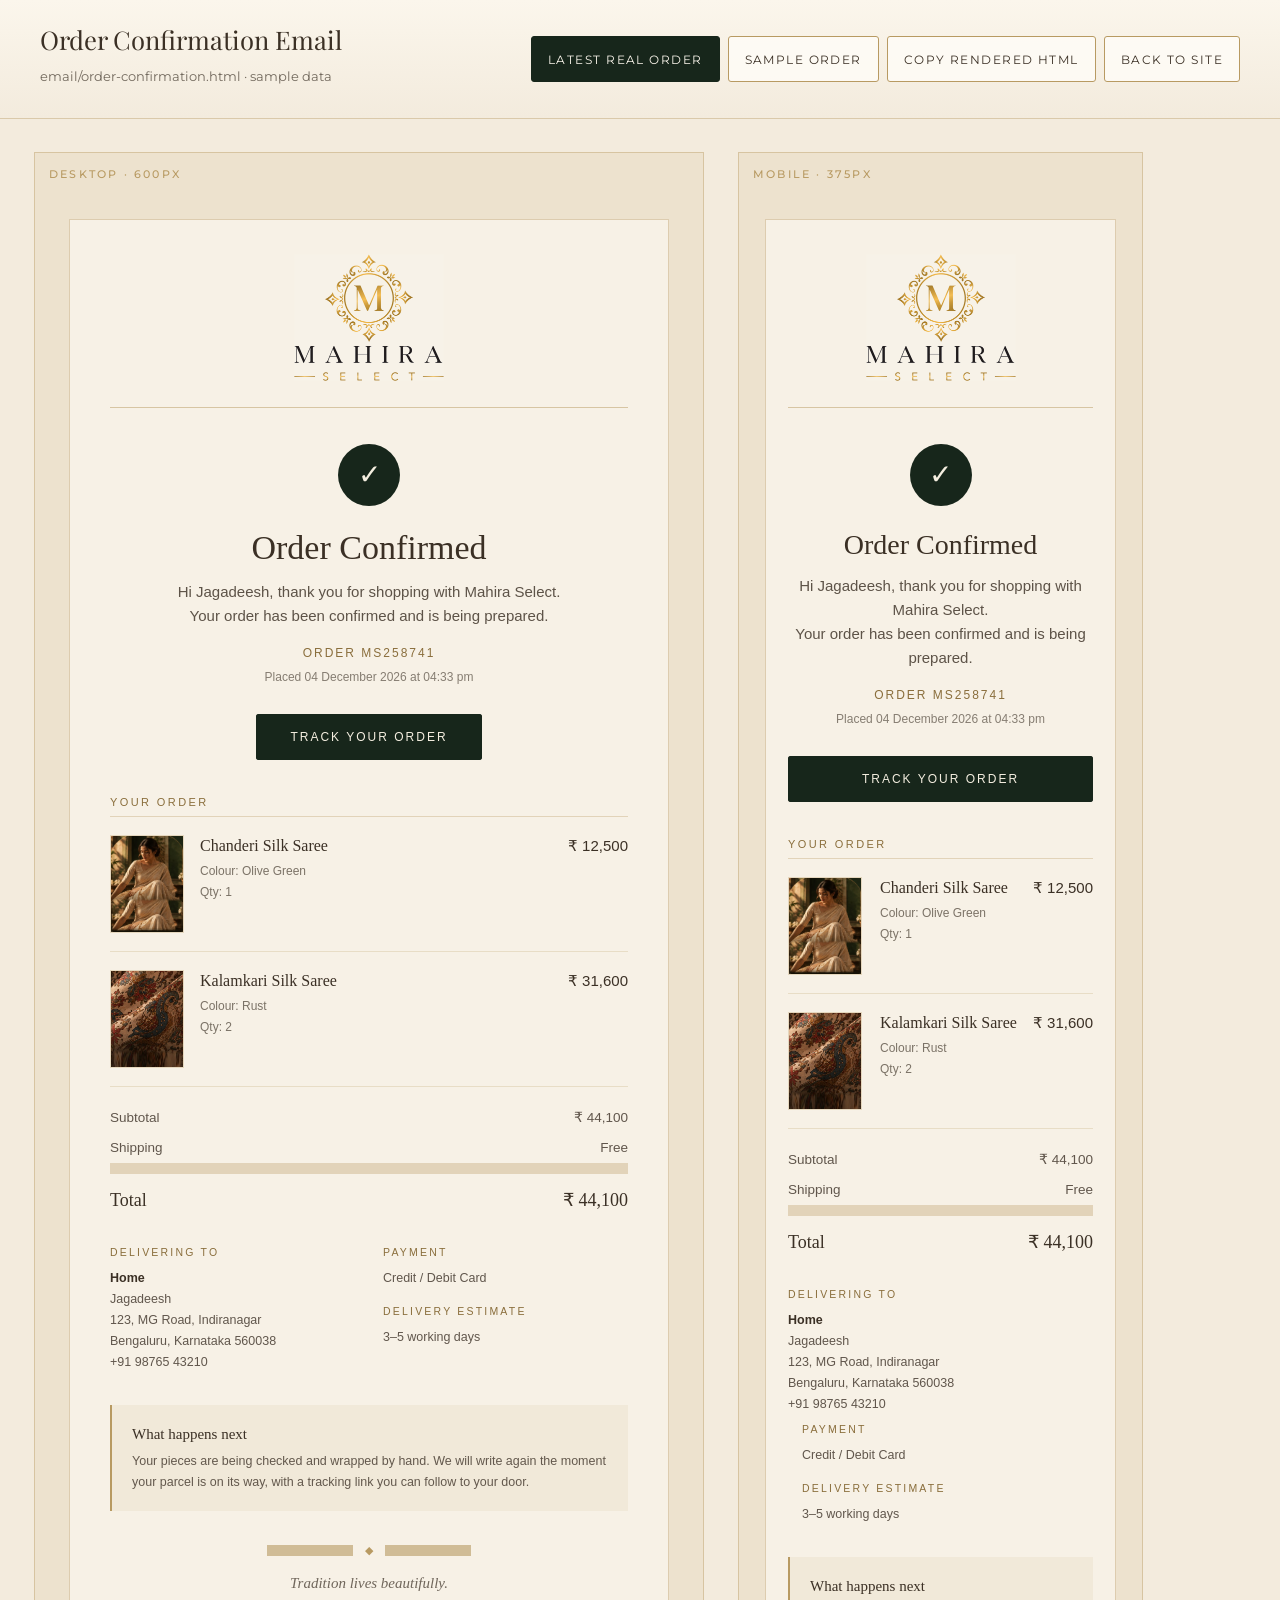
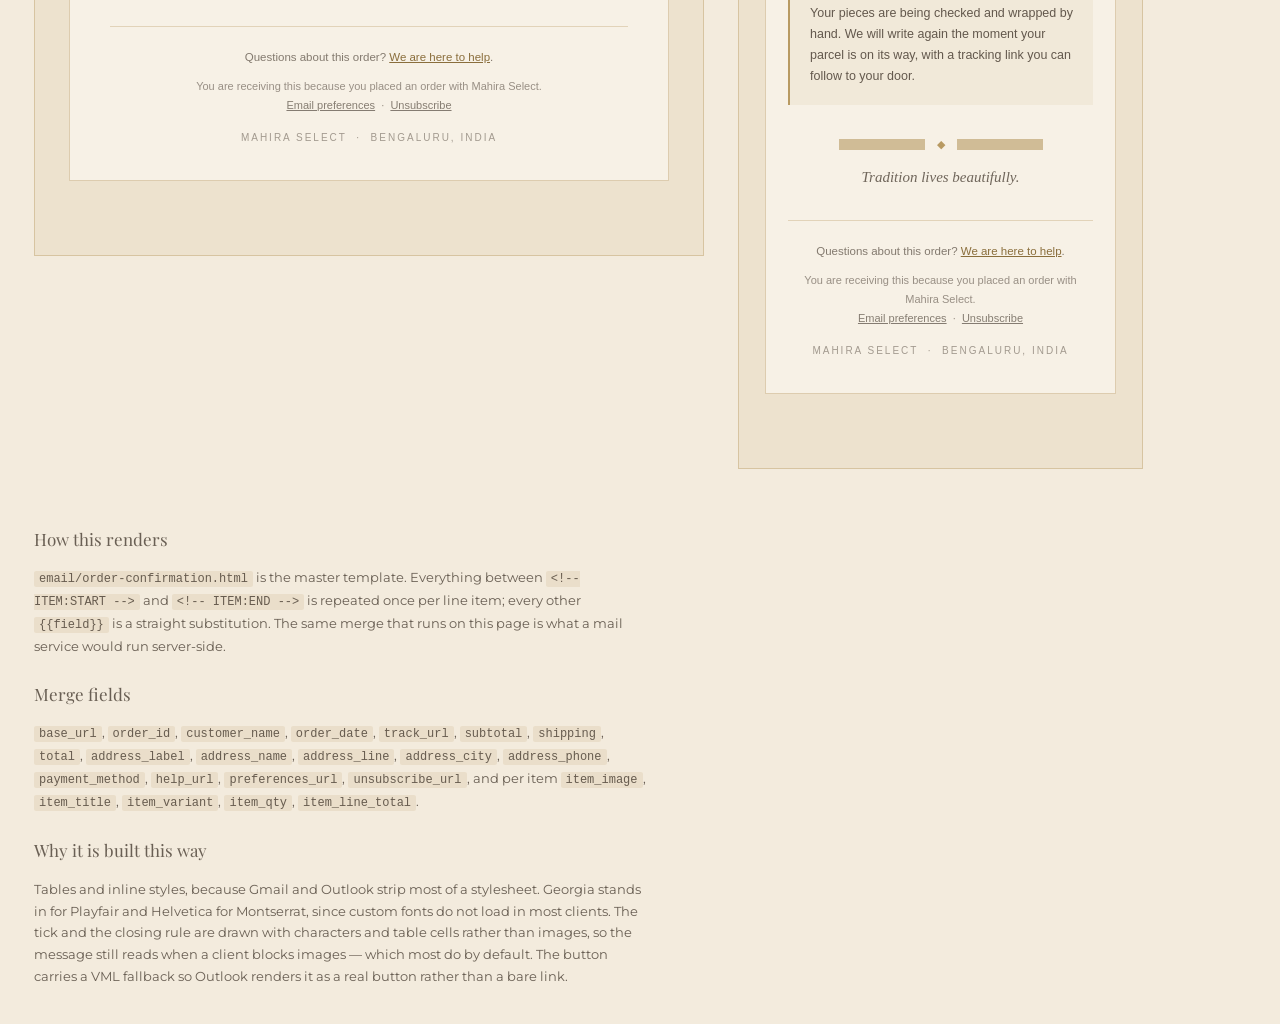
<file: email-preview.html>
<!doctype html>
<html lang="en">
<head>
<meta charset="utf-8">
<meta name="viewport" content="width=device-width, initial-scale=1">
<title>Order Email Preview — Mahira Select</title>
<link rel="preconnect" href="https://fonts.googleapis.com">
<link rel="preconnect" href="https://fonts.gstatic.com" crossorigin>
<link href="https://fonts.googleapis.com/css2?family=Playfair+Display:wght@400;500&family=Montserrat:wght@300;400;500;600&display=swap" rel="stylesheet">
<style>
  :root { --ivory:#F3EBDD; --ivory-hi:#FBF6EC; --forest:#17261B; --gold:#B89A62; --walnut:#3B3025; }
  * { box-sizing: border-box; }
  body { margin:0; background:var(--ivory); color:var(--walnut);
         font-family:Montserrat,'Helvetica Neue',Arial,sans-serif; }
  header { padding:22px clamp(16px,4vw,40px); background:linear-gradient(180deg,var(--ivory-hi),var(--ivory));
           box-shadow:0 1px 0 rgba(184,154,98,.42); display:flex; align-items:center; gap:18px; flex-wrap:wrap; }
  h1 { margin:0; font-family:'Playfair Display',Georgia,serif; font-weight:400; font-size:clamp(19px,2vw,26px); }
  .sub { font-size:12.5px; color:rgba(59,48,37,.7); }
  .bar { margin-left:auto; display:flex; gap:8px; flex-wrap:wrap; }
  button, a.btn { font:inherit; font-size:12px; letter-spacing:.12em; text-transform:uppercase;
    padding:11px 16px; min-height:46px; cursor:pointer; border:1px solid var(--gold);
    background:rgba(255,253,248,.8); color:var(--walnut); border-radius:3px; text-decoration:none;
    display:inline-flex; align-items:center; transition:background .3s, color .3s; }
  button:hover, a.btn:hover { background:var(--gold); color:#241A0C; }
  button.on { background:var(--forest); border-color:var(--forest); color:var(--ivory-hi); }
  main { padding:clamp(16px,3vw,34px); display:flex; gap:clamp(16px,3vw,34px); align-items:flex-start; flex-wrap:wrap; }
  .pane { background:#EDE2CE; border:1px solid rgba(184,154,98,.42); padding:14px; }
  .pane h2 { margin:0 0 10px; font-size:11px; letter-spacing:.2em; text-transform:uppercase; color:var(--gold); font-weight:500; }
  iframe { border:0; background:#EDE2CE; display:block; width:100%; }
  .desk iframe { width:640px; height:1500px; }
  .mob  iframe { width:375px; height:1500px; }
  @media (max-width:1100px){ .desk iframe { width:100%; min-width:0; } main { flex-direction:column; } }
  /* on a phone the page IS the mobile case — show one fluid frame */
  @media (max-width:767px){
    .pane { width:100%; max-width:100%; padding:10px; }
    .desk { display:none; }
    .mob iframe { width:100%; }
    .mob h2::after { content:' (this device)'; }
  }
  .note { padding:0 clamp(16px,3vw,34px) 30px; font-size:12.5px; line-height:1.75; color:rgba(59,48,37,.75); max-width:76ch; }
  .note code { background:rgba(184,154,98,.16); padding:1px 5px; border-radius:2px; font-size:12px; }
  .note h3 { font-family:'Playfair Display',Georgia,serif; font-weight:400; font-size:17px; margin:22px 0 8px; }
</style>
</head>
<body>

<header>
  <div>
    <h1>Order Confirmation Email</h1>
    <p class="sub" id="src">email/order-confirmation.html</p>
  </div>
  <div class="bar">
    <button id="useReal" class="on">Latest real order</button>
    <button id="useSample">Sample order</button>
    <button id="copy">Copy rendered HTML</button>
    <a class="btn" href="index.html">Back to site</a>
  </div>
</header>

<main>
  <section class="pane desk">
    <h2>Desktop &middot; 600px</h2>
    <iframe id="deskFrame" title="Email preview, desktop width"></iframe>
  </section>
  <section class="pane mob">
    <h2>Mobile &middot; 375px</h2>
    <iframe id="mobFrame" title="Email preview, mobile width"></iframe>
  </section>
</main>

<div class="note">
  <h3>How this renders</h3>
  <p>
    <code>email/order-confirmation.html</code> is the master template. Everything between
    <code>&lt;!-- ITEM:START --&gt;</code> and <code>&lt;!-- ITEM:END --&gt;</code> is repeated once per line
    item; every other <code>{{field}}</code> is a straight substitution. The same merge that runs on this
    page is what a mail service would run server-side.
  </p>
  <h3>Merge fields</h3>
  <p>
    <code>base_url</code>, <code>order_id</code>, <code>customer_name</code>, <code>order_date</code>,
    <code>track_url</code>, <code>subtotal</code>, <code>shipping</code>, <code>total</code>,
    <code>address_label</code>, <code>address_name</code>, <code>address_line</code>,
    <code>address_city</code>, <code>address_phone</code>, <code>payment_method</code>,
    <code>help_url</code>, <code>preferences_url</code>, <code>unsubscribe_url</code>, and per item
    <code>item_image</code>, <code>item_title</code>, <code>item_variant</code>, <code>item_qty</code>,
    <code>item_line_total</code>.
  </p>
  <h3>Why it is built this way</h3>
  <p>
    Tables and inline styles, because Gmail and Outlook strip most of a stylesheet. Georgia stands in for
    Playfair and Helvetica for Montserrat, since custom fonts do not load in most clients. The tick and the
    closing rule are drawn with characters and table cells rather than images, so the message still reads
    when a client blocks images — which most do by default. The button carries a VML fallback so Outlook
    renders it as a real button rather than a bare link.
  </p>
</div>

<script src="js/shop-data.js?v=1"></script>
<script>
(function () {
  'use strict';
  var TPL = 'email/order-confirmation.html';
  var BASE = location.origin;
  var raw = '', mode = 'real';

  function money(n) { return '₹ ' + Number(n).toLocaleString('en-IN'); }
  function esc(s) { return String(s == null ? '' : s)
    .replace(/&/g,'&amp;').replace(/</g,'&lt;').replace(/>/g,'&gt;').replace(/"/g,'&quot;'); }

  function sampleOrder() {
    var pr = MAHIRA_SHOP.byId('ms-101');
    return {
      id: 'MS258741', placed: Date.now(),
      lines: [
        { title: pr.title, price: pr.price, qty: 1, color: 'Olive Green', size: 'Free Size', img: pr.images[0] },
        { title: 'Kalamkari Silk Saree', price: 15800, qty: 2, color: 'Rust', size: 'Free Size', img: 'assets/s4-p1.jpg?v=1' }
      ],
      totals: { sub: 44100, ship: 0, total: 44100 },
      address: { label:'Home', name:'Jagadeesh', line:'123, MG Road, Indiranagar',
                 city:'Bengaluru, Karnataka 560038', phone:'+91 98765 43210' },
      payment: 'Credit / Debit Card'
    };
  }
  function realOrder() {
    try {
      var all = JSON.parse(localStorage.getItem('mahira.orders') || '[]');
      return all[0] || null;
    } catch (e) { return null; }
  }

  function abs(u) { return /^https?:/.test(u) ? u : BASE + '/' + String(u).replace(/^\//, ''); }

  function render(order) {
    var start = raw.indexOf('<!-- ITEM:START'), end = raw.indexOf('<!-- ITEM:END');
    if (start < 0 || end < 0) return raw;
    var startEnd = raw.indexOf('-->', start) + 3;
    var head = raw.slice(0, start);
    var itemTpl = raw.slice(startEnd, end);
    var tail = raw.slice(raw.indexOf('-->', end) + 3);

    var items = order.lines.map(function (l) {
      var variant = 'Colour: ' + l.color + (l.size && l.size !== 'Free Size' ? ' · Size: ' + l.size : '');
      return itemTpl
        .replace(/\{\{item_image\}\}/g, esc(abs(l.img)))
        .replace(/\{\{item_title\}\}/g, esc(l.title))
        .replace(/\{\{item_variant\}\}/g, esc(variant))
        .replace(/\{\{item_qty\}\}/g, esc(l.qty))
        .replace(/\{\{item_line_total\}\}/g, esc(money(l.price * l.qty)));
    }).join('');

    var a = order.address || {};
    var map = {
      base_url: BASE,
      order_id: order.id,
      customer_name: (a.name || 'there').split(' ')[0],
      order_date: new Date(order.placed).toLocaleString('en-IN',
        { day:'2-digit', month:'long', year:'numeric', hour:'2-digit', minute:'2-digit' }),
      track_url: BASE + '/track.html?o=' + order.id,
      subtotal: money(order.totals.sub),
      shipping: order.totals.ship === 0 ? 'Free' : money(order.totals.ship),
      total: money(order.totals.total),
      address_label: a.label || '', address_name: a.name || '', address_line: a.line || '',
      address_city: a.city || '', address_phone: a.phone || '',
      payment_method: order.payment || '',
      help_url: BASE + '/index.html#footer',
      preferences_url: BASE + '/index.html#footer',
      unsubscribe_url: BASE + '/index.html#footer'
    };
    var out = head + items + tail;
    Object.keys(map).forEach(function (k) {
      out = out.replace(new RegExp('\\{\\{' + k + '\\}\\}', 'g'), esc(map[k]));
    });
    return out;
  }

  function paint() {
    var order = mode === 'real' ? (realOrder() || sampleOrder()) : sampleOrder();
    var html = render(order);
    window.__emailHTML = html;
    ['deskFrame', 'mobFrame'].forEach(function (id) {
      var f = document.getElementById(id);
      f.srcdoc = html;
      f.onload = function () {
        try {
          var h = f.contentDocument.documentElement.scrollHeight;
          if (h > 200) f.style.height = (h + 20) + 'px';
        } catch (e) {}
      };
    });
    document.getElementById('src').textContent =
      TPL + '  ·  ' + (mode === 'real' && realOrder() ? 'order ' + order.id + ' from this browser' : 'sample data');
  }

  fetch(TPL).then(function (r) { return r.text(); }).then(function (t) { raw = t; paint(); })
    .catch(function () { document.getElementById('src').textContent = 'Could not load ' + TPL; });

  document.getElementById('useReal').addEventListener('click', function () {
    mode = 'real'; this.classList.add('on'); document.getElementById('useSample').classList.remove('on'); paint();
  });
  document.getElementById('useSample').addEventListener('click', function () {
    mode = 'sample'; this.classList.add('on'); document.getElementById('useReal').classList.remove('on'); paint();
  });
  document.getElementById('copy').addEventListener('click', function () {
    var b = this;
    navigator.clipboard.writeText(window.__emailHTML || '').then(function () {
      var t = b.textContent; b.textContent = 'Copied';
      setTimeout(function () { b.textContent = t; }, 1400);
    }, function () { b.textContent = 'Copy failed'; });
  });
})();
</script>
</body>
</html>
</file>
<file: css/styles.css>
/* ============================================================
   MAHIRA SELECT — cinematic luxury experience
   ============================================================ */

:root {
  /* palette — deep forest, antique gold, champagne, burgundy */
  --void-0: #040906;
  --void-1: #0d1c13;
  --green-deep: #0f1d15;
  --green: #14251b;
  --green-soft: #1d3527;
  --gold-deep: #8a6420;
  --gold: #c9a35f;
  --gold-light: #eccf8b;
  --gold-spark: #f9ecc4;
  --champagne: #d9c08a;
  --cream: #efe4c8;
  --cream-hi: #f7efdc;
  --cream-dim: rgba(238, 228, 205, 0.62);
  --burg-deep: #200910;
  --burg: #4d1a24;
  --burg-mid: #6b2b36;
  --burg-hi: #86404c;
  --sale: #c2554e;
  --ink-on-gold: #241a0c;

  --serif: 'Playfair Display', Georgia, 'Times New Roman', serif;
  --serif-i: 'Cormorant Garamond', Georgia, serif;
  --sans: 'Montserrat', 'Segoe UI', Arial, sans-serif;

  --ease: cubic-bezier(0.22, 0.61, 0.21, 1);
  --ease-io: cubic-bezier(0.77, 0, 0.18, 1);

  --content-x: 6.4vw;
}

* { margin: 0; padding: 0; box-sizing: border-box; }

html { scroll-behavior: smooth; }

body {
  background: var(--green-deep);
  color: var(--cream);
  font-family: var(--sans);
  font-weight: 400;
  overflow-x: hidden;
  -webkit-font-smoothing: antialiased;
  text-rendering: optimizeLegibility;
}

body.is-loading { overflow: hidden; }

a { color: inherit; text-decoration: none; }
img { max-width: 100%; display: block; }
button { background: none; border: 0; color: inherit; font: inherit; cursor: pointer; }

::selection { background: rgba(201, 163, 95, 0.35); color: var(--cream-hi); }

/* ============================================================
   CINEMA — the void, the light
   ============================================================ */
#cinema {
  position: fixed; inset: 0; z-index: 96;
  overflow: hidden; pointer-events: auto; cursor: pointer;
  background: radial-gradient(120% 90% at 50% 56%, var(--void-1) 0%, #081109 48%, var(--void-0) 100%);
}
.cin-ambient {
  position: absolute; inset: 0;
  background: radial-gradient(120% 90% at 50% 56%, var(--void-1) 0%, #081109 48%, var(--void-0) 100%);
}
.cin-floor {
  position: absolute; left: 0; right: 0; top: 54%; height: 26%;
  background: radial-gradient(58% 62% at 50% 12%, rgba(214, 165, 84, 0.10) 0%, rgba(214, 165, 84, 0.03) 45%, transparent 72%);
  opacity: 0;
}
.cin-flare { position: absolute; left: 50%; top: 50%; pointer-events: none; }
.cin-flare span { position: absolute; display: block; opacity: 0; }
.flare-line {
  width: 46vw; height: 2px;
  transform: translate(-50%, -50%) scaleX(0.12);
  background: linear-gradient(90deg, transparent 0%, rgba(233, 190, 106, 0.35) 22%, #f4d98d 50%, rgba(233, 190, 106, 0.35) 78%, transparent 100%);
  box-shadow: 0 0 22px 3px rgba(233, 190, 106, 0.35);
  filter: blur(0.4px);
}
.flare-vert {
  width: 2px; height: 26vh;
  transform: translate(-50%, -50%) scaleY(0.1);
  background: linear-gradient(180deg, transparent 0%, rgba(244, 217, 141, 0.75) 50%, transparent 100%);
  box-shadow: 0 0 18px 2px rgba(233, 190, 106, 0.28);
  filter: blur(0.4px);
}
.flare-core {
  width: 14px; height: 14px; border-radius: 50%;
  transform: translate(-50%, -50%) scale(0.4);
  background: radial-gradient(circle, #fff8e2 0%, #f4d98d 38%, rgba(244, 217, 141, 0) 72%);
  box-shadow:
    0 0 18px 6px rgba(246, 224, 158, 0.55),
    0 0 60px 22px rgba(219, 168, 84, 0.30),
    0 0 140px 60px rgba(190, 138, 60, 0.16);
}

#dust {
  position: fixed; inset: 0; z-index: 98;
  pointer-events: none;
}

/* ============================================================
   CURTAINS — burgundy velvet
   ============================================================ */
#curtains {
  position: fixed; top: 0; left: 0; width: 100vw; height: 100vh; height: 100svh; z-index: 95;
  overflow: hidden;
  cursor: pointer;
  visibility: visible;           /* the closed curtain is the opening backdrop */
}
.curtain-hint {
  position: absolute; bottom: clamp(24px, 4vh, 44px); left: 50%;
  transform: translateX(-50%);
  font-family: var(--sans); font-size: 11px; letter-spacing: 0.28em; text-transform: uppercase;
  color: rgba(239, 216, 150, 0.75);
  pointer-events: none;
  animation: pulseCurtainHint 2.4s ease-in-out infinite;
  z-index: 98;
}
@keyframes pulseCurtainHint {
  0%, 100% { opacity: 0.35; transform: translateX(-50%) translateY(0); }
  50% { opacity: 0.95; transform: translateX(-50%) translateY(-2px); }
}
.curtain {
  position: absolute; top: -2vh; bottom: -3vh; width: 56vw;
  will-change: transform;
}
.c-left  { left: -1vw; }
.c-right { right: -1vw; }

.curtain .folds { position: absolute; inset: 0; display: flex; }
.curtain .folds i {
  flex: 1 1 0; height: 100%;
  background: linear-gradient(90deg,
    #1c0509 0%, #3c1119 16%, #5b2029 34%, #713039 48%,
    #5f2530 62%, #381018 82%, #200709 100%);
  will-change: transform;
}
/* organic fold width variation */
.curtain .folds i:nth-child(1) { flex-grow: 1.18; }
.curtain .folds i:nth-child(2) { flex-grow: 0.88; }
.curtain .folds i:nth-child(3) { flex-grow: 1.06; }
.curtain .folds i:nth-child(4) { flex-grow: 0.98; }
.curtain .folds i:nth-child(5) { flex-grow: 1.24; }
.curtain .folds i:nth-child(6) { flex-grow: 0.9; }
.curtain .folds i:nth-child(7) { flex-grow: 1.1; }

/* velvet grain + vertical light */
.curtain .drape-light {
  position: absolute; inset: 0;
  background:
    url("data:image/svg+xml,%3Csvg xmlns='http://www.w3.org/2000/svg' width='260' height='260'%3E%3Cfilter id='n'%3E%3CfeTurbulence type='fractalNoise' baseFrequency='0.85' numOctaves='2' stitchTiles='stitch'/%3E%3CfeColorMatrix values='0 0 0 0 1 0 0 0 0 0.86 0 0 0 0 0.7 0 0 0 0.05 0'/%3E%3C/filter%3E%3Crect width='260' height='260' filter='url(%23n)'/%3E%3C/svg%3E"),
    linear-gradient(180deg, rgba(255, 214, 150, 0.09) 0%, rgba(255, 214, 150, 0.02) 22%, rgba(0, 0, 0, 0) 55%, rgba(8, 1, 2, 0.35) 100%);
}
.curtain .hem {
  position: absolute; left: 0; right: 0; bottom: 0; height: 16%;
  background: linear-gradient(180deg, transparent 0%, rgba(10, 2, 4, 0.5) 78%, rgba(8, 1, 3, 0.72) 100%);
}
.curtain .edge-shade { position: absolute; top: 0; bottom: 0; width: 9%; }
.c-left .edge-shade {
  right: 0;
  background: linear-gradient(270deg, rgba(5, 0, 1, 0.72) 0%, transparent 100%);
}
.c-right .edge-shade {
  left: 0;
  background: linear-gradient(90deg, rgba(5, 0, 1, 0.72) 0%, transparent 100%);
}

/* soft shadow the curtains cast on the scene */
.curtain-shadow {
  position: absolute; top: 0; bottom: 0; width: 12vw;
  opacity: 0.85; will-change: transform;
}
.cs-left  { left: 55vw; background: linear-gradient(90deg, rgba(4, 8, 5, 0.62) 0%, transparent 100%); }
.cs-right { right: 55vw; background: linear-gradient(270deg, rgba(4, 8, 5, 0.62) 0%, transparent 100%); }

/* warm light blooming through the crack */
.curtain-glow {
  position: absolute; left: 50%; top: 50%;
  width: 18vw; height: 120vh;
  transform: translate(-50%, -50%) scaleX(0.06);
  background: radial-gradient(46% 50% at 50% 50%, rgba(255, 226, 166, 0.34) 0%, rgba(255, 210, 130, 0.12) 45%, transparent 75%);
  opacity: 0;
  will-change: transform, opacity;
}

/* ============================================================
   HEADER — desktop editorial / tablet compact / mobile immersive
   ============================================================ */
:root {
  --hdr-h: clamp(104px, 12vh, 132px);
  --hdr-h-solid: clamp(76px, 8.4vh, 92px);
  --logo-h: clamp(88px, 9.8vh, 112px);
  --logo-h-solid: clamp(58px, 6.2vh, 70px);
  --hdr-x: clamp(22px, 3.2vw, 64px);
  --nav-gap: clamp(26px, 2.8vw, 54px);
  --util-gap: clamp(10px, 1.15vw, 20px);
}

#header {
  position: absolute; top: 0; left: 0; right: 0; z-index: 100;
  display: flex; align-items: center; justify-content: space-between;
  column-gap: clamp(16px, 2vw, 40px);
  height: var(--hdr-h);
  padding: 0 var(--hdr-x);
  transition: height 0.5s var(--ease), background 0.5s var(--ease), box-shadow 0.5s var(--ease);
}
/* the logo is pinned to the exact centre of the viewport, never to the
   space left over between the navigation groups */
.brand-slot {
  position: absolute; left: 50%; top: 50%;
  transform: translate(-50%, -50%);
  z-index: 2; line-height: 0;
  pointer-events: none;
}
.brand-slot .brand { pointer-events: auto; }
.nav-side { display: flex; align-items: center; gap: clamp(13px, 1.4vw, 28px); }
/* Each nav group is anchored to the TRUE centre of the header, offset by half
   the logo plus one gap. Group widths differ, so anchoring them independently
   (rather than centring one cluster) is what keeps both gaps identical. */
.nav-center { display: contents; }
.logo-space { display: none; }
#header { --logo-half: calc(var(--logo-h) * 0.5925); }
.nav-l, .nav-r {
  position: absolute; top: 50%;
  transform: translateY(-50%);
  z-index: 1;
}
.nav-l { right: calc(50% + var(--logo-half) + var(--nav-gap)); }
.nav-r { left:  calc(50% + var(--logo-half) + var(--nav-gap)); }
.nav-utils { margin-left: auto; }
body.is-ready #header { position: fixed; }

#header::before {
  content: ""; position: absolute; inset: 0; z-index: -1;
  background: linear-gradient(180deg, rgba(9, 16, 11, 0.62) 0%, rgba(9, 16, 11, 0.18) 58%, rgba(9, 16, 11, 0) 100%);
  opacity: 1; transition: opacity 0.5s var(--ease);
  pointer-events: none;
}
#header::after {
  content: ""; position: absolute; inset: 0; z-index: -2;
  background: rgba(11, 21, 14, 0.9);
  backdrop-filter: blur(16px) saturate(1.05);
  -webkit-backdrop-filter: blur(16px) saturate(1.05);
  box-shadow: 0 1px 0 rgba(201, 163, 95, 0.16);
  opacity: 0; transition: opacity 0.5s var(--ease);
  pointer-events: none;
}
#header.is-solid { height: var(--hdr-h-solid); }
#header.is-solid::after { opacity: 1; }
#header.is-solid::before { opacity: 0; }
/* an open overlay always gets the solid sheet so type stays legible */
#header.has-overlay::after { opacity: 1; }
body.is-loading #header::before,
body.is-loading #header::after { opacity: 0; }

/* ---------- brand ---------- */
.brand { display: block; line-height: 0; will-change: transform; }
body.is-loading .brand { pointer-events: none; }
#brandLogo {
  display: block;
  height: var(--logo-h); width: auto;
  transition: height 0.5s var(--ease);
}
#header.is-solid #brandLogo { height: var(--logo-h-solid); }

/* ---------- primary navigation ---------- */
.nav-side a {
  position: relative;
  display: block;
  padding: 10px 0;
  font-size: clamp(10px, 0.76vw, 13px);
  font-weight: 400;
  letter-spacing: 0.2em;
  text-transform: uppercase;
  color: rgba(240, 232, 210, 0.96);
  white-space: nowrap;
  opacity: 0; transform: translateY(-10px);
  transition: color 0.3s var(--ease), opacity 0.7s var(--ease), transform 0.7s var(--ease);
}
body.is-ready .nav-side a { opacity: 1; transform: none; }
.nav-side a::after {
  content: ""; position: absolute; left: 0; right: 0; bottom: 2px;
  height: 1px; background: var(--gold);
  transform: scaleX(0); transform-origin: left center;
  transition: transform 0.3s var(--ease-io);
}
.nav-side a:hover, .nav-side a.is-open { color: var(--gold-light); }
.nav-side a:hover::after, .nav-side a.is-open::after { transform: scaleX(1); }
.nav-side a:nth-child(1) { transition-delay: 0.02s; }
.nav-side a:nth-child(2) { transition-delay: 0.07s; }
.nav-side a:nth-child(3) { transition-delay: 0.12s; }
.nav-side a:nth-child(4) { transition-delay: 0.17s; }
.nav-side a:nth-child(5) { transition-delay: 0.22s; }
.nav-side a:nth-child(6) { transition-delay: 0.27s; }

/* ---------- utilities ---------- */
.nav-utils { display: flex; align-items: center; gap: var(--util-gap); }
.util-wrap { position: relative; }
.util {
  position: relative;
  display: inline-flex; align-items: center; justify-content: center;
  width: 44px; height: 44px;         /* comfortable touch target */
  color: rgba(240, 232, 210, 0.96);
  opacity: 0; transform: translateY(-10px);
  transition: color 0.3s var(--ease), opacity 0.7s var(--ease), transform 0.7s var(--ease);
}
body.is-ready .util { opacity: 1; transform: none; }
.util svg {
  width: 21px; height: 21px;
  fill: none; stroke: currentColor; stroke-width: 1.35;
  stroke-linecap: round; stroke-linejoin: round;
  transition: transform 0.35s var(--ease);
}
.util:hover { color: var(--gold-light); }
.util:hover svg { transform: translateY(-2px); }
.util-wrap:nth-of-type(1) .util { transition-delay: 0.34s; }
.util-wrap:nth-of-type(2) .util { transition-delay: 0.39s; }
.util-wrap:nth-of-type(3) .util { transition-delay: 0.44s; }
#searchBtn { transition-delay: 0.3s; }

.count {
  position: absolute; top: 5px; right: 3px;
  min-width: 16px; height: 16px; padding: 0 4px;
  border-radius: 999px;
  background: var(--gold); color: var(--ink-on-gold);
  font-size: 9.5px; font-weight: 500; letter-spacing: 0.02em;
  display: none; align-items: center; justify-content: center;
  transform-origin: 50% 50%;
}
.count.is-on { display: inline-flex; }

/* ---------- popovers (account / wishlist / bag) ---------- */
.pop {
  position: absolute; top: calc(100% + 12px); right: 0;
  width: 232px;
  padding: 20px 20px 18px;
  background: linear-gradient(180deg, rgba(17, 30, 20, 0.98), rgba(12, 22, 15, 0.99));
  border: 1px solid rgba(201, 163, 95, 0.34);
  box-shadow: 0 24px 60px rgba(4, 10, 6, 0.55);
  opacity: 0; visibility: hidden; transform: translateY(-8px);
  transition: opacity 0.28s var(--ease), transform 0.28s var(--ease), visibility 0.28s;
  z-index: 5;
}
.pop.is-open { opacity: 1; visibility: visible; transform: none; }
.pop-head {
  font-size: 9.5px; letter-spacing: 0.34em; text-indent: 0.34em; text-transform: uppercase;
  color: var(--gold); margin-bottom: 14px;
}
.pop a[role="menuitem"], .mini-pop a:not(.pop-cta) {
  display: block; padding: 8px 0;
  font-size: 13px; letter-spacing: 0.04em;
  color: rgba(238, 230, 208, 0.96);
  transition: color 0.28s var(--ease), transform 0.28s var(--ease);
}
.pop a[role="menuitem"]:hover { color: var(--gold-light); transform: translateX(3px); }
.pop-rule { display: block; height: 1px; margin: 14px 0; background: rgba(201, 163, 95, 0.24); }
.pop-cta {
  position: relative; display: flex; align-items: center; justify-content: center;
  height: 42px; margin-top: 4px;
  border: 1px solid rgba(201, 163, 95, 0.8);
  font-size: 10px; letter-spacing: 0.22em; text-transform: uppercase;
  color: var(--gold-light); overflow: hidden;
}
.pop-cta .fill {
  position: absolute; inset: 0;
  background: linear-gradient(100deg, #d5b06a, #bd9351);
  transform: scaleX(0); transform-origin: left center;
  transition: transform 0.6s var(--ease-io);
}
.pop-cta .lbl { position: relative; z-index: 1; transition: color 0.4s var(--ease); }
.pop-cta:hover { color: var(--ink-on-gold); }
.pop-cta:hover .fill { transform: scaleX(1); }
.pop-alt {
  display: block; margin-top: 10px; text-align: center;
  font-size: 10px; letter-spacing: 0.2em; text-transform: uppercase;
  color: rgba(226, 214, 184, 0.84);
}
.pop-alt:hover { color: var(--gold-light); }
.pop-empty {
  font-family: var(--serif);
  font-size: 14px; line-height: 1.65; color: rgba(233, 224, 200, 0.96);
  margin-bottom: 16px;
}
.pop-empty em { font-family: var(--serif-i); font-style: italic; color: rgba(201, 163, 95, 0.96); font-size: 13px; }

/* ---------- mega menu ---------- */
.mega {
  position: absolute; left: 0; right: 0; top: 100%;
  visibility: hidden;
  z-index: 4;
}
.mega.is-open { visibility: visible; }
.mega-sheet {
  position: absolute; inset: 0;
  background: linear-gradient(180deg, rgba(15, 27, 18, 0.985) 0%, rgba(11, 21, 14, 0.99) 100%);
  backdrop-filter: blur(18px);
  -webkit-backdrop-filter: blur(18px);
  border-top: 1px solid rgba(201, 163, 95, 0.22);
  box-shadow: 0 30px 70px rgba(4, 10, 6, 0.5);
  transform-origin: top center;
  opacity: 0;
}
.mega-inner {
  position: relative;
  display: grid;
  grid-template-columns: repeat(4, minmax(0, 1fr)) clamp(210px, 17vw, 290px);
  gap: clamp(20px, 2.6vw, 54px);
  width: min(94vw, 1560px);
  margin: 0 auto;
  padding: clamp(30px, 3.4vh, 48px) 0 clamp(34px, 3.8vh, 54px);
}
.mg-col { min-width: 0; }
.mg-col h4 {
  font-size: 10px; letter-spacing: 0.3em; text-indent: 0.3em; text-transform: uppercase;
  font-weight: 500; color: var(--gold);
  margin-bottom: 12px;
}
.mg-col > i {
  display: block; width: 26px; height: 1px; background: rgba(201, 163, 95, 0.6);
  margin-bottom: 16px;
}
.mg-col a {
  position: relative;
  display: block; padding: 7px 0;
  font-size: 13.5px; letter-spacing: 0.035em;
  color: rgba(238, 230, 208, 0.96);
  transition: color 0.28s var(--ease), transform 0.28s var(--ease);
  width: fit-content;
}
.mg-col a::after {
  content: ""; position: absolute; left: 0; right: 0; bottom: 4px; height: 1px;
  background: var(--gold); transform: scaleX(0); transform-origin: left center;
  transition: transform 0.32s var(--ease-io);
}
.mg-col a:hover { color: var(--gold-light); transform: translateX(3px); }
.mg-col a:hover::after { transform: scaleX(1); }

.mg-promo { position: relative; overflow: hidden; border: 1px solid rgba(201, 163, 95, 0.3); }
.mg-promo img {
  position: absolute; inset: 0; width: 100%; height: 100%; object-fit: cover;
  transition: transform 1s var(--ease);
}
.mg-promo:hover img { transform: scale(1.05); }
.mg-promo span {
  position: absolute; inset: 0; z-index: 1;
  background: linear-gradient(180deg, rgba(8, 14, 9, 0.1) 40%, rgba(8, 14, 9, 0.86) 100%);
}
.mg-promo b, .mg-promo em {
  position: absolute; left: 8%; z-index: 2; display: block;
}
.mg-promo b {
  bottom: 22%;
  font-family: var(--serif); font-weight: 500;
  font-size: clamp(15px, 1.2vw, 21px); letter-spacing: 0.06em; text-transform: uppercase;
  color: var(--cream-hi);
}
.mg-promo em {
  bottom: 12%;
  font-family: var(--serif-i); font-style: italic;
  font-size: 13px; color: rgba(233, 224, 200, 0.96);
}

/* ---------- search ---------- */
.search-panel {
  position: absolute; left: 0; right: 0; top: 100%;
  visibility: hidden; z-index: 6;
  background: linear-gradient(180deg, rgba(15, 27, 18, 0.985), rgba(11, 21, 14, 0.99));
  backdrop-filter: blur(18px);
  -webkit-backdrop-filter: blur(18px);
  border-top: 1px solid rgba(201, 163, 95, 0.22);
  box-shadow: 0 30px 70px rgba(4, 10, 6, 0.5);
  clip-path: inset(0 0 100% 0);
  transition: clip-path 0.45s var(--ease-io), visibility 0.45s;
}
.search-panel.is-open { visibility: visible; clip-path: inset(0 0 0 0); }
.sp-inner { width: min(92vw, 1100px); margin: 0 auto; padding: clamp(28px, 3.4vh, 46px) 0 clamp(30px, 4vh, 52px); }
.sp-form { display: flex; align-items: center; gap: 16px; border-bottom: 1px solid rgba(201, 163, 95, 0.4); padding-bottom: 14px; }
.sp-ic { width: 22px; height: 22px; flex: 0 0 auto; fill: none; stroke: var(--gold); stroke-width: 1.35; stroke-linecap: round; }
.sp-form input {
  flex: 1; min-width: 0;
  background: none; border: 0; outline: none;
  font-family: var(--serif);
  font-size: clamp(19px, 2.1vw, 34px);
  color: var(--cream-hi);
  letter-spacing: 0.01em;
}
.sp-form input::placeholder { color: rgba(226, 214, 184, 0.56); }
.sp-form input::-webkit-search-cancel-button { display: none; }
.sp-close {
  flex: 0 0 auto; width: 44px; height: 44px;
  display: inline-flex; align-items: center; justify-content: center;
  color: rgba(238, 230, 208, 0.89);
  transition: color 0.3s var(--ease), transform 0.3s var(--ease);
}
.sp-close svg { width: 19px; height: 19px; fill: none; stroke: currentColor; stroke-width: 1.4; stroke-linecap: round; }
.sp-close:hover { color: var(--gold-light); transform: rotate(90deg); }
.sp-body { margin-top: clamp(20px, 2.6vh, 34px); }
.sp-label {
  font-size: 9.5px; letter-spacing: 0.34em; text-indent: 0.34em; text-transform: uppercase;
  color: var(--gold); margin-bottom: 16px;
}
.sp-list { display: flex; flex-wrap: wrap; gap: 10px 12px; }
.sp-list a {
  display: inline-flex; align-items: center; min-height: 38px;
  padding: 0 16px;
  border: 1px solid rgba(201, 163, 95, 0.32);
  font-size: 12px; letter-spacing: 0.1em;
  color: rgba(238, 230, 208, 0.96);
  transition: color 0.3s var(--ease), border-color 0.3s var(--ease), background 0.3s var(--ease);
}
.sp-list a:hover { color: var(--ink-on-gold); background: var(--gold); border-color: var(--gold); }
/* which collection a suggestion belongs to — "Sarees" lives under both Women
   and Kalakaari, and the two lead to different sections */
.sp-list a .sp-ctx {
  margin-left: 9px; padding-left: 9px;
  border-left: 1px solid rgba(201, 163, 95, 0.32);
  font-size: 9.5px; letter-spacing: 0.16em; text-transform: uppercase;
  color: rgba(201, 163, 95, 0.94);
  transition: color 0.3s var(--ease), border-color 0.3s var(--ease);
}
.sp-list a:hover .sp-ctx { color: rgba(40, 30, 12, 0.92); border-left-color: rgba(40, 30, 12, 0.48); }
.sp-list .sp-none {
  font-family: var(--serif-i); font-style: italic;
  color: rgba(226, 214, 184, 0.74); font-size: 15px; border: 0; padding: 0;
}

/* ---------- hamburger ---------- */
.menu-btn {
  display: none;
  width: 44px; height: 44px;
  position: relative; z-index: 130;
  opacity: 0; pointer-events: none;
  transition: opacity 0.7s var(--ease) 0.28s;
}
body.is-ready .menu-btn { opacity: 1; pointer-events: auto; }
.menu-btn span {
  position: absolute; left: 11px; width: 22px; height: 1.5px;
  background: var(--cream);
  transition: transform 0.42s var(--ease-io), top 0.42s var(--ease-io), opacity 0.3s;
}
.menu-btn span:nth-child(1) { top: 18px; }
.menu-btn span:nth-child(2) { top: 25px; }
.menu-btn.is-open span:nth-child(1) { top: 21.5px; transform: rotate(45deg); }
.menu-btn.is-open span:nth-child(2) { top: 21.5px; transform: rotate(-45deg); }

/* ============================================================
   MOBILE / TABLET NAVIGATION DRAWER
   ============================================================ */
#mobileNav {
  position: fixed; inset: 0; z-index: 120;
  display: flex; flex-direction: column;
  background:
    radial-gradient(120% 70% at 12% 0%, rgba(32, 58, 40, 0.96) 0%, transparent 62%),
    linear-gradient(168deg, #12261a 0%, #0c1810 62%, #0a140d 100%);
  padding: env(safe-area-inset-top) env(safe-area-inset-right) env(safe-area-inset-bottom) env(safe-area-inset-left);
  opacity: 0; visibility: hidden;
  transition: opacity 0.42s var(--ease), visibility 0.42s;
}
#mobileNav.is-open { opacity: 1; visibility: visible; }

.mn-top {
  flex: 0 0 auto;
  display: grid; grid-template-columns: 44px 1fr 44px; align-items: center;
  gap: 10px;
  height: 84px;
  padding: 0 clamp(14px, 4vw, 26px);
  border-bottom: 1px solid rgba(201, 163, 95, 0.16);
}
.mn-back, .mn-close {
  width: 44px; height: 44px;
  display: inline-flex; align-items: center; justify-content: center;
  color: rgba(238, 230, 208, 0.96);
  transition: color 0.3s var(--ease), opacity 0.3s var(--ease);
}
.mn-back svg { width: 20px; height: 14px; }
.mn-close svg { width: 19px; height: 19px; }
.mn-back svg, .mn-close svg { fill: none; stroke: currentColor; stroke-width: 1.4; stroke-linecap: round; stroke-linejoin: round; }
.mn-back { opacity: 0; pointer-events: none; }
#mobileNav.has-back .mn-back { opacity: 1; pointer-events: auto; }
.mn-back:hover, .mn-close:hover { color: var(--gold-light); }
.mn-title {
  text-align: center; min-width: 0;
  font-size: 11px; letter-spacing: 0.3em; text-indent: 0.3em; text-transform: uppercase;
  color: var(--cream-hi);
}
.mn-emblem { height: 46px; width: auto; display: inline-block; vertical-align: middle; }

.mn-stage { position: relative; flex: 1 1 auto; overflow: hidden; }
.mn-panel {
  position: absolute; inset: 0;
  overflow-y: auto; -webkit-overflow-scrolling: touch;
  padding: clamp(18px, 4vh, 34px) clamp(20px, 6vw, 46px) 24px;
}
.mn-panel a, .mn-panel button {
  position: relative;
  display: flex; align-items: center; justify-content: space-between; gap: 14px;
  width: 100%;
  min-height: 56px;
  padding: 6px 0;
  text-align: left;
  color: var(--cream);
  border-bottom: 1px solid rgba(201, 163, 95, 0.13);
}
.mn-panel .mn-l0 {
  font-family: var(--serif);
  font-size: clamp(25px, 6.4vw, 34px);
  letter-spacing: 0.015em;
  min-height: 62px;
}
.mn-panel .mn-l1 {
  font-family: var(--serif);
  font-size: clamp(20px, 5.2vw, 26px);
  letter-spacing: 0.05em;
  text-transform: uppercase;
}
.mn-panel .mn-l2 {
  font-size: clamp(14px, 3.9vw, 16px);
  letter-spacing: 0.09em;
  color: rgba(238, 230, 208, 0.96);
}
.mn-panel .chev { flex: 0 0 auto; width: 15px; height: 15px; color: var(--gold); }
.mn-panel .chev svg { width: 100%; height: 100%; fill: none; stroke: currentColor; stroke-width: 1.5; stroke-linecap: round; stroke-linejoin: round; }
.mn-panel a:active, .mn-panel button:active { color: var(--gold-light); }
.mn-lead {
  display: block !important;
  border: 0 !important; min-height: 0 !important;
  font-size: 9.5px !important; letter-spacing: 0.34em; text-indent: 0.34em; text-transform: uppercase;
  color: var(--gold) !important;
  margin-bottom: 10px; padding: 0 !important;
}

.mn-foot {
  flex: 0 0 auto;
  padding: 16px clamp(20px, 6vw, 46px) calc(20px + env(safe-area-inset-bottom));
  border-top: 1px solid rgba(201, 163, 95, 0.16);
  display: flex; align-items: center; justify-content: space-between; gap: 14px;
}
.mn-foot .mn-acct {
  font-size: 10.5px; letter-spacing: 0.24em; text-transform: uppercase;
  color: var(--gold-light);
  min-height: 44px; display: inline-flex; align-items: center;
}
.mn-foot p { font-size: 9px; letter-spacing: 0.26em; text-transform: uppercase; color: rgba(226, 214, 184, 0.64); }

/* ============================================================
   HEADER — TABLET (compact luxury: menu · logo · utilities)
   ============================================================ */
@media (max-width: 1199px) {
  :root {
    --hdr-h: clamp(92px, 10.5vh, 108px);
    --hdr-h-solid: clamp(72px, 8vh, 84px);
    --logo-h: clamp(74px, 8.4vh, 92px);
    --logo-h-solid: clamp(56px, 6vh, 66px);
  }
  .menu-btn { display: block; }
  .nav-center { display: none; }
  .mega { display: none; }
  #acctWrap { display: none; }          /* account lives in the drawer on touch layouts */
  .pop { right: -6px; }
}

/* ============================================================
   HEADER — MOBILE (immersive: menu · logo · search + bag)
   ============================================================ */
@media (max-width: 767px) {
  :root {
    --hdr-h: 84px;
    --hdr-h-solid: 68px;
    --logo-h: 64px;
    --logo-h-solid: 50px;
    --hdr-x: 14px;
    --util-gap: 2px;
  }
  #header {
    height: calc(var(--hdr-h) + env(safe-area-inset-top));
    padding-top: env(safe-area-inset-top);
    padding-left: max(var(--hdr-x), env(safe-area-inset-left));
    padding-right: max(var(--hdr-x), env(safe-area-inset-right));
  }
  #header.is-solid { height: calc(var(--hdr-h-solid) + env(safe-area-inset-top)); }
  #wishWrap { display: none; }          /* mobile keeps only search + bag */
  .search-panel { position: fixed; top: 0; bottom: 0; height: 100dvh; }
  .sp-inner { padding-top: calc(28px + env(safe-area-inset-top)); }
  .sp-form input { font-size: 20px; }
  .pop { position: fixed; left: 14px; right: 14px; top: auto; bottom: 14px; width: auto; }
  .mn-top { height: 72px; }
  .mn-emblem { height: 40px; }
}

@media (max-width: 360px) {
  :root { --logo-h: 56px; --hdr-h: 78px; }
  .mn-panel .mn-l0 { font-size: 23px; min-height: 56px; }
}

/* ============================================================
   HERO
   ============================================================ */
#hero {
  position: relative;
  height: 100vh; height: 100svh;
  overflow: hidden;
  background: var(--green-deep);
  touch-action: pan-y;
}

.slide {
  position: absolute; inset: 0;
  visibility: hidden;
  will-change: transform;
}
.slide.is-active { visibility: visible; }

.slide .img-wrap {
  position: absolute; inset: 0;
  overflow: hidden;
}
.slide picture { position: absolute; inset: 0; display: block; }
.slide img {
  width: 100%; height: 100%;
  object-fit: cover;
  will-change: transform;
}
.s-women img { object-position: 62% 30%; }
.s-men img   { object-position: 58% 30%; }

.slide .veil {
  position: absolute; inset: 0;
  background: linear-gradient(90deg, rgba(6, 12, 8, 0.55) 0%, rgba(6, 12, 8, 0.25) 100%);
  opacity: 0;
  pointer-events: none;
  will-change: opacity;
}

/* ------- slide content ------- */
.slide-content {
  position: absolute;
  left: var(--content-x);
  top: 26.4vh;
  max-width: 46vw;
  z-index: 5;
}
.s-men .slide-content { top: 29.8vh; }

.eyebrow {
  display: flex; align-items: center;
  gap: 1.4vw;
  font-size: clamp(10px, 0.72vw, 14px);
  font-weight: 400;
  letter-spacing: 0.34em;
  text-transform: uppercase;
  color: #d6c496;
  margin-bottom: 2.2vh;
}
.eb-line {
  display: block; width: clamp(34px, 3.4vw, 64px); height: 1px;
  background: rgba(201, 163, 95, 0.85);
  transform-origin: left center;
}

.headline {
  font-family: var(--serif);
  font-weight: 400;
  color: #f0e5c6;
  line-height: 1.06;
  letter-spacing: 0.004em;
  font-size: clamp(38px, 4.35vw, 150px);
  margin-bottom: 2.6vh;
  text-wrap: balance;
}
.hl-men {
  font-weight: 500;
  text-transform: uppercase;
  font-size: clamp(33px, 3.94vw, 136px);
  letter-spacing: 0.012em;
  line-height: 1.12;
  color: #f0ebdd;
}

.tagline {
  font-family: var(--serif-i);
  font-style: italic;
  font-weight: 500;
  font-size: clamp(19px, 1.55vw, 36px);
  color: #eadfc0;
  margin-bottom: 3.6vh;
}
.subcopy {
  font-family: var(--sans);
  font-weight: 400;
  font-size: clamp(14px, 1.12vw, 25px);
  line-height: 1.68;
  color: #e8e2d4;
  max-width: 28em;
  margin-bottom: 3.6vh;
}

/* staged entrance of content (class-driven so hover styles never fight inline styles) */
.slide-content .eyebrow,
.slide-content .headline,
.slide-content .tagline,
.slide-content .subcopy,
.slide-content .cta-row {
  opacity: 0;
  transform: translateY(26px);
  transition: opacity 0.9s var(--ease), transform 0.9s var(--ease);
}
.slide-content .eb-line { transform: scaleX(0); transition: transform 1s var(--ease-io) 0.35s; }
.slide-content.in .eyebrow,
.slide-content.in .headline,
.slide-content.in .tagline,
.slide-content.in .subcopy,
.slide-content.in .cta-row { opacity: 1; transform: translateY(0); }
.slide-content.in .eb-line { transform: scaleX(1); }
.slide-content.in .eyebrow  { transition-delay: 0.05s; }
.slide-content.in .headline { transition-delay: 0.22s; }
.slide-content.in .tagline,
.slide-content.in .subcopy  { transition-delay: 0.42s; }
.slide-content.in .cta-row  { transition-delay: 0.58s; }
/* exit — leaves with the image, same direction, no delays */
.slide-content.out .eyebrow,
.slide-content.out .headline,
.slide-content.out .tagline,
.slide-content.out .subcopy,
.slide-content.out .cta-row {
  opacity: 0; transform: translateX(var(--exit-x, -34px));
  transition: opacity 0.55s var(--ease-io), transform 0.55s var(--ease-io);
}

/* ------- CTA buttons ------- */
.cta-row {
  display: flex; align-items: center;
  gap: clamp(12px, 1vw, 22px);
  flex-wrap: wrap;
}
.btn {
  position: relative;
  display: inline-flex; align-items: center; justify-content: center;
  height: clamp(44px, 3vw, 56px);
  padding: 0 clamp(20px, 1.9vw, 38px);
  font-size: clamp(10px, 0.75vw, 13.5px);
  font-weight: 500;
  letter-spacing: 0.2em;
  text-transform: uppercase;
  overflow: hidden;
  white-space: nowrap;
}
.btn .fill {
  position: absolute; inset: 0;
  background: linear-gradient(100deg, #d5b06a 0%, #c9a35f 55%, #bd9351 100%);
  transform: scaleX(0);
  transform-origin: left center;
  transition: transform 0.85s var(--ease-io);
  will-change: transform;
}
.btn .lbl, .btn .arrow { position: relative; z-index: 1; transition: color 0.5s var(--ease); }
.btn .arrow {
  width: clamp(22px, 1.7vw, 30px);
  margin-left: 1.1em;
  display: inline-flex;
  transition: color 0.5s var(--ease), transform 0.45s var(--ease);
}
.btn .arrow svg {
  width: 100%;
  fill: none; stroke: currentColor; stroke-width: 1.2;
  stroke-linecap: round; stroke-linejoin: round;
}
.btn:hover .arrow { transform: translateX(5px); }

/* primary: gold, filled on entrance (left -> right), drains L->R on hover */
.btn-primary { border: 1px solid rgba(201, 163, 95, 0.95); color: var(--cream); }
.slide-content.in .btn-primary .fill { transform: scaleX(1); transition-delay: 0.85s; }
.slide-content.in .btn-primary { color: var(--ink-on-gold); transition: opacity .9s var(--ease), transform .9s var(--ease), color 0.5s var(--ease) 1.05s; }
.slide-content.in .btn-primary:hover { color: var(--gold-light); transition-delay: 0s; }
.slide-content.in .btn-primary:hover .fill { transform: scaleX(0); transform-origin: right center; transition-delay: 0s; }

/* ghost: hairline, fills gold L->R on hover */
.btn-ghost { border: 1px solid rgba(240, 230, 208, 0.55); color: #eee5cd; }
.btn-ghost:hover { color: var(--ink-on-gold); border-color: rgba(201, 163, 95, 0.95); }
.btn-ghost:hover .fill { transform: scaleX(1); }

/* ------- hero furniture ------- */
.hero-rail {
  position: absolute;
  right: 3.6vw; top: 21.5vh;
  z-index: 5;
  text-align: center;
  opacity: 0; transform: translateY(18px);
  transition: opacity 1s var(--ease) 0.2s, transform 1s var(--ease) 0.2s;
}
body.is-ready .hero-rail { opacity: 1; transform: none; }
.hero-rail p {
  display: flex; flex-direction: column; gap: 1.5vh;
  font-size: clamp(9px, 0.66vw, 13px);
  font-weight: 400;
  letter-spacing: 0.32em;
  text-transform: uppercase;
  color: rgba(244, 236, 216, 0.96);
}
.rail-line {
  display: block; width: 1px; height: 7.2vh;
  margin: 2.6vh auto 0;
  background: rgba(244, 236, 216, 0.75);
  transform-origin: top center;
}

.hero-indicators {
  position: absolute;
  left: 3.6vw; bottom: 5.8vh;
  z-index: 5;
  display: flex; align-items: center;
  gap: clamp(16px, 1.6vw, 30px);
  opacity: 0;
  transition: opacity 1s var(--ease) 0.35s;
}
body.is-ready .hero-indicators { opacity: 1; }
.ind {
  display: inline-flex; align-items: center;
  font-size: clamp(11px, 0.78vw, 14px);
  letter-spacing: 0.14em;
  color: rgba(239, 228, 200, 0.69);
  transition: color 0.5s var(--ease);
  padding: 6px 0;
}
.ind .bar {
  display: block;
  width: 0; height: 1px;
  margin-left: 0;
  background: var(--gold);
  transition: width 0.9s var(--ease-io), margin 0.9s var(--ease-io);
}
.ind.is-on { color: var(--gold-light); }
.ind.is-on .bar { width: clamp(48px, 5vw, 92px); margin-left: 14px; }
.ind:hover { color: var(--gold-light); }

.hero-desc {
  position: absolute;
  right: 3.6vw; bottom: 6vh;
  z-index: 5;
  font-size: clamp(9px, 0.68vw, 13px);
  font-weight: 400;
  letter-spacing: 0.3em;
  text-transform: uppercase;
  color: rgba(244, 236, 216, 0.96);
  opacity: 0;
  transition: opacity 1s var(--ease) 0.45s;
}
body.is-ready .hero-desc { opacity: 1; }
.hero-desc span { display: block; transition: opacity 0.6s var(--ease); }
.hero-desc .hd-men { position: absolute; right: 0; top: 0; opacity: 0; }
#hero.show-men .hd-women { opacity: 0; }
#hero.show-men .hd-men { opacity: 1; }

/* ============================================================
   SCROLL REVEALS
   ============================================================ */
.reveal { opacity: 0; transform: translateY(30px); transition: opacity 1s var(--ease), transform 1s var(--ease); }
.reveal.in { opacity: 1; transform: none; }

/* ============================================================
   SKIP
   ============================================================ */
#skipIntro {
  position: absolute;
  right: 4vw; bottom: 4.4vh;
  z-index: 110;
  font-size: 10px; letter-spacing: 0.42em; text-indent: 0.42em;
  text-transform: uppercase;
  color: rgba(238, 228, 205, 0.69);
  padding: 8px 2px;
  border-bottom: 1px solid rgba(238, 228, 205, 0.28);
  opacity: 0; visibility: hidden;
  transition: opacity 0.8s var(--ease), color 0.4s, border-color 0.4s, visibility 0.8s;
}
#skipIntro.is-shown { opacity: 1; visibility: visible; }
#skipIntro:hover { color: var(--gold-light); border-color: var(--gold); }

/* ============================================================
   RESPONSIVE
   ============================================================ */
@media (max-width: 1100px) {
  .slide-content { max-width: 66vw; }
  .headline { font-size: clamp(40px, 6.4vw, 92px); }
  .hl-men { font-size: clamp(34px, 5.6vw, 80px); }
  .hero-rail { display: none; }
}

@media (max-width: 700px) {
  :root { --content-x: 7.5vw; }


  /* portrait art direction — the mobile plates are composed for this frame */
  .s-women img { object-position: 69% 22%; }
  .s-men img   { object-position: 55% 25%; }
  .slide .veil { opacity: 1 !important;
    background: linear-gradient(180deg, rgba(6,12,8,0.30) 0%, rgba(6,12,8,0.02) 34%, rgba(6,12,8,0.18) 58%, rgba(7,13,9,0.78) 100%); }

  .slide-content { top: auto; bottom: calc(13.5vh + env(safe-area-inset-bottom)); max-width: 86vw; }
  .s-men .slide-content { top: auto; bottom: calc(13.5vh + env(safe-area-inset-bottom)); }

  .eyebrow { margin-bottom: 1.7vh; letter-spacing: 0.28em; font-size: 10px; }
  .eb-line { width: 34px; }
  .headline { font-size: clamp(36px, 11vw, 48px); margin-bottom: 1.6vh; line-height: 1.08; }
  .hl-men { font-size: clamp(28px, 8.6vw, 40px); line-height: 1.16; }
  .tagline { font-size: clamp(18px, 5.4vw, 22px); margin-bottom: 2.8vh; }
  .subcopy { margin-bottom: 2.8vh; font-size: 14px; line-height: 1.6; max-width: 94%; }
  .cta-row { flex-direction: column; align-items: flex-start; gap: 12px; }
  .btn { height: 48px; padding: 0 22px; font-size: 10.5px; width: min(70vw, 268px); justify-content: space-between; }

  .hero-indicators { left: var(--content-x); bottom: calc(4.6vh + env(safe-area-inset-bottom)); }
  .ind.is-on .bar { width: 44px; }
  .hero-desc { display: none; }

  /* velvet reads broader on a narrow stage */
  .curtain .folds i:nth-child(6), .curtain .folds i:nth-child(7) { display: none; }
  .curtain-glow { width: 40vw; }

  #skipIntro { right: 7vw; bottom: calc(4.2vh + env(safe-area-inset-bottom)); }

  #story { padding: 13vh 8vw 11vh; }
  .st-rule { height: 7vh; margin: 4vh auto; }
  .col-row { grid-template-columns: 38px 1fr auto; padding: 2.5vh 0; }
  footer { padding: 9vh 8vw calc(4vh + env(safe-area-inset-bottom)); }
}

/* touch devices — press feedback instead of hover */
@media (hover: none) {
  .btn { transition: transform 0.25s var(--ease); }
  .btn:active { transform: scale(0.98); }
  .btn:active .arrow { transform: translateX(4px); }
}
/* ============================================================
   REDUCED MOTION
   ============================================================ */
body.skip-intro #cinema,
body.skip-intro #curtains,
body.skip-intro #dust,
body.skip-intro #skipIntro {
  display: none !important;
}
@media (prefers-reduced-motion: reduce) {
  html { scroll-behavior: auto; }
  .reveal { opacity: 1; transform: none; }
}







/* ============================================================
   SHARED SECTION LANGUAGE
   ============================================================ */
:root {
  --g-explore: #f1ead9;
  --g-women: #2c4a35;
  --g-kala: #1a2f22;
  --g-best: #2e4c38;
  --g-craft: #1c2e1b;
  --g-story: #17281c;
  --g-footer: #1d2e1c;
  --ink: #2b2b25;
}

section { position: relative; }

.sec-head {
  position: relative; z-index: 4;
  text-align: center;
  max-width: 900px;
  margin: 0 auto;
  padding: 0 6vw;
}
.sh-eyebrow {
  font-size: clamp(10px, 0.72vw, 14px);
  letter-spacing: 0.42em; text-indent: 0.42em;
  text-transform: uppercase;
  font-weight: 400;
  color: var(--gold);
  margin-bottom: 2.4vh;
}
.sh-title {
  font-family: var(--serif);
  font-weight: 500;
  font-size: clamp(30px, 3.4vw, 62px);
  letter-spacing: 0.04em;
  line-height: 1.16;
  text-transform: uppercase;
  color: var(--cream-hi);
}
.sh-orna {
  position: relative;
  display: block; width: clamp(150px, 13vw, 220px); height: 9px;
  margin: 2.6vh auto;
}
.sh-orna::before, .sh-orna::after {
  content: ""; position: absolute; top: 4px; width: calc(50% - 16px); height: 1px;
  background: linear-gradient(90deg, transparent, rgba(201, 163, 95, 0.85));
}
.sh-orna::before { left: 0; }
.sh-orna::after { right: 0; transform: scaleX(-1); }
.sh-orna b { position: absolute; left: 50%; top: 1px; width: 7px; height: 7px; transform: translateX(-50%) rotate(45deg); background: var(--gold); }
.sh-sub {
  font-family: var(--serif);
  font-size: clamp(15px, 1.15vw, 22px);
  color: rgba(240, 232, 212, 0.96);
  letter-spacing: 0.02em;
}
.sh-sub.sh-caps {
  font-family: var(--sans);
  font-size: clamp(10px, 0.72vw, 13px);
  letter-spacing: 0.34em; text-indent: 0.34em;
  text-transform: uppercase;
  color: #8d867a;
}
.sh-dark .sh-title { color: var(--ink); }
.sh-dark .sh-eyebrow { color: #a2916f; }

/* outlined gold CTA — fill travels left to right, button never moves */
.cta {
  position: relative;
  display: inline-flex; align-items: center;
  height: clamp(42px, 3vw, 54px);
  padding: 0 clamp(18px, 1.6vw, 30px);
  border: 1px solid rgba(201, 163, 95, 0.8);
  font-size: clamp(10px, 0.7vw, 12.5px);
  font-weight: 500;
  letter-spacing: 0.22em;
  text-transform: uppercase;
  color: var(--gold-light);
  overflow: hidden;
  white-space: nowrap;
}
.cta .fill {
  position: absolute; inset: 0;
  background: linear-gradient(100deg, #d5b06a, #c9a35f 60%, #bd9351);
  transform: scaleX(0); transform-origin: left center;
  transition: transform 0.7s var(--ease-io);
}
.cta .lbl, .cta .arrow { position: relative; z-index: 1; transition: color 0.45s var(--ease); }
.cta .arrow { width: clamp(22px, 1.6vw, 28px); margin-left: 1em; display: inline-flex; transition: color 0.45s var(--ease), transform 0.4s var(--ease); }
.cta .arrow svg { width: 100%; fill: none; stroke: currentColor; stroke-width: 1.2; stroke-linecap: round; stroke-linejoin: round; }
.cta:hover { color: var(--ink-on-gold); }
.cta:hover .fill { transform: scaleX(1); }
.cta:hover .arrow { transform: translateX(5px); }

/* vertical side rails */
.rail {
  position: absolute; top: 12vh; z-index: 4;
  display: flex; flex-direction: column; gap: 1.6vh;
}
.rail-left { left: 3vw; align-items: flex-start; }
.rail-right { right: 3vw; align-items: flex-end; }
.rail p { display: flex; flex-direction: column; gap: 1vh; }
.rail-left p { align-items: flex-start; }
.rail-right p { align-items: flex-end; }
.rail span {
  font-size: clamp(9px, 0.62vw, 11.5px);
  letter-spacing: 0.34em;
  text-transform: uppercase;
  color: rgba(222, 209, 176, 0.96);
  white-space: nowrap;
}
.rail .lotus { width: clamp(26px, 2vw, 38px); }
.rail-rule { display: block; width: 1px; height: 9vh; background: linear-gradient(180deg, rgba(201,163,95,.7), transparent); }
.lotus { fill: none; stroke: var(--gold); stroke-width: 1.2; stroke-linecap: round; stroke-linejoin: round; }

/* corner descriptors */
.corner {
  position: absolute; bottom: 5vh; z-index: 4;
  display: flex; flex-direction: column; gap: 0.9vh;
}
.corner-bl { left: 3vw; align-items: flex-start; }
.corner-br { right: 3vw; align-items: flex-end; }
.corner span {
  font-size: clamp(9px, 0.62vw, 11.5px);
  letter-spacing: 0.34em; text-transform: uppercase;
  color: rgba(222, 209, 176, 0.94);
}
.corner .lotus { width: 30px; margin-bottom: 0.6vh; }
.corner-orna { display: block; width: clamp(90px, 8vw, 150px); height: 1px; margin-bottom: 1vh;
  background: linear-gradient(90deg, transparent, rgba(201,163,95,.8)); position: relative; }
.corner-orna::after { content: ""; position: absolute; right: 26%; top: -3px; width: 6px; height: 6px; transform: rotate(45deg); background: var(--gold); }

/* ============================================================
   S02 · EXPLORE — one continuous green scene, two editorial cards
   ============================================================ */
#explore { background: linear-gradient(180deg, #31503a 0%, #2a4531 55%, #223a28 100%); overflow: hidden; }
.x-stage {
  position: relative;
  aspect-ratio: 1672 / 941;
  container-type: inline-size;
  overflow: hidden;
}
.x-stage::before { content: ""; position: absolute; left: 0; right: 0; top: 0; height: 9%; z-index: 2;
  background: linear-gradient(180deg, rgba(10, 15, 9, 0.5), rgba(10, 15, 9, 0)); pointer-events: none; }
.x-bgwrap { position: absolute; inset: 0; z-index: 0; display: block; overflow: hidden; }
.x-bg { width: 100%; height: 100%; object-fit: cover; object-position: 50% 50%; will-change: transform; }

.x-head { position: absolute; left: 0; right: 0; top: 6.4%; z-index: 3; text-align: center; }
.x-eyebrow {
  display: flex; align-items: center; justify-content: center;
  gap: 1.55cqw;
  font-size: clamp(9px, 1.08cqw, 19px);
  letter-spacing: 0.44em; text-indent: 0.44em;
  text-transform: uppercase;
  font-weight: 400;
  color: #dcd0ae;
}
.x-eyebrow i { display: block; width: 8.7cqw; height: 1px; background: rgba(214, 190, 140, 0.75); transform-origin: center; }
.x-head h2 {
  margin-top: 1.6cqw;
  font-family: var(--serif); font-weight: 500;
  font-size: clamp(21px, 3.44cqw, 60px);
  letter-spacing: 0.045em;
  text-transform: uppercase;
  color: #efe8d4;
}
.x-sub {
  margin-top: 0.9cqw;
  font-family: var(--serif-i); font-style: italic;
  font-size: clamp(12px, 1.72cqw, 30px);
  color: #e7d9b6;
}

.x-card {
  position: absolute;
  top: 29.44%; height: 55.58%;
  border-radius: clamp(8px, 1cqw, 17px);
  border: 1px solid rgba(206, 170, 100, 0.8);
  overflow: hidden;
  container-type: inline-size;
  box-shadow: 0 2.2cqw 4.5cqw rgba(6, 11, 7, 0.5);
  transition: border-color 0.6s var(--ease), box-shadow 0.6s var(--ease);
  will-change: transform;
}
.x-women { left: 3.89%; width: 45.75%; }
.x-kala { left: 50.72%; width: 45.69%; }
.x-card:hover { border-color: rgba(236, 207, 139, 1); box-shadow: 0 2.6cqw 5.4cqw rgba(6, 11, 7, 0.65); }
.x-card > img {
  position: absolute; inset: 0; width: 100%; height: 100%;
  object-fit: cover;
  transition: transform 1.1s var(--ease);
  will-change: transform;
}
.x-card:hover > img { transform: scale(1.035) translateX(-0.5%); }
.x-card::after { content: ""; position: absolute; inset: 0; pointer-events: none;
  background: linear-gradient(100deg, rgba(9, 14, 10, 0.28) 0%, rgba(9, 14, 10, 0) 46%);
  opacity: 0.9; transition: opacity 0.6s var(--ease); }
.x-card:hover::after { opacity: 0.55; }

.x-copy { position: absolute; z-index: 2; left: 5.6cqw; top: 10.6cqw; max-width: 44cqw; }
.x-copy h3 {
  font-family: var(--serif); font-weight: 500;
  font-size: clamp(21px, 7.2cqw, 58px);
  line-height: 1;
  letter-spacing: 0.055em;
  text-transform: uppercase;
  color: #f3edda;
}
.x-rule { display: block; width: 5.9cqw; height: 1px; background: #c9a35f; margin: 2.7cqw 0 3.8cqw 0.3cqw; }
.x-copy p {
  font-family: var(--serif);
  font-size: clamp(12.5px, 3.42cqw, 27px);
  line-height: 1.52;
  color: #efe6cd;
}
.x-copy p em { font-family: var(--serif-i); font-style: italic; }
.x-copy .cta {
  margin-top: 4.5cqw;
  height: 6.9cqw;
  padding: 0 2.9cqw;
  font-size: 1.85cqw;
  letter-spacing: 0.24em;
  border-color: rgba(206, 170, 100, 0.96);
}
.x-copy .cta .arrow { width: 3.1cqw; margin-left: 1.6cqw; }

.x-bridge { position: relative; height: clamp(90px, 14vh, 170px); margin-top: -1px;
  background: linear-gradient(180deg, rgba(34, 30, 18, 0) 0%, rgba(28, 38, 20, 0.72) 45%, #16240f 100%); }
/* ============================================================
   S03 · NEW COLLECTIONS FOR WOMEN — arched campaign panels
   ============================================================ */
#women-new, #men-new {
  background: linear-gradient(170deg, #1e2817 0%, #223019 55%, #16200f 100%);
  padding: clamp(80px, 12vh, 150px) 0 clamp(70px, 10vh, 120px);
  overflow: hidden;
  isolation: isolate;
  position: relative;
}
#men-new {
  background: linear-gradient(170deg, #122116 0%, #172a1c 55%, #0d1a10 100%);
  border-top: 1px solid rgba(214, 178, 110, 0.2);
}
/* the supplied sunlit environment, present at every breakpoint */
.w-bg { position: absolute; inset: 0; z-index: 0; overflow: hidden; }
.w-bg picture { position: absolute; inset: 0; display: block; }
.w-bg img {
  width: 100%; height: 100%;
  object-fit: cover; object-position: 50% 50%;
  will-change: transform;
}
.w-bg-scrim {
  position: absolute; inset: 0;
  background:
    linear-gradient(180deg, rgba(12, 20, 12, 0.68) 0%, rgba(12, 20, 12, 0.22) 26%, rgba(12, 20, 12, 0.10) 52%, rgba(10, 17, 10, 0.42) 100%),
    radial-gradient(58% 42% at 50% 16%, rgba(8, 14, 9, 0.42), transparent 70%);
}
#women-new > *:not(.w-bg), #men-new > *:not(.w-bg) { position: relative; z-index: 2; }
#women-new .sec-head, #men-new .sec-head { margin-bottom: clamp(44px, 7vh, 90px); }
.w-track {
  position: relative; z-index: 3;
  display: flex; justify-content: center;
  gap: clamp(16px, 1.6vw, 30px);
  width: min(92vw, 1400px);
  margin: 0 auto;
  outline: none;
}
.w-card {
  position: relative;
  flex: 1 1 0;
  max-width: 430px;
  aspect-ratio: 397 / 551;
  border-radius: 999px 999px 16px 16px;
  border: 1px solid rgba(214, 178, 110, 0.65);
  overflow: hidden;
  isolation: isolate;
  transition: border-color 0.5s var(--ease), box-shadow 0.6s var(--ease);
  box-shadow: 0 26px 60px rgba(10, 18, 12, 0.35);
}
.w-card:hover, .w-card.is-focus { border-color: rgba(236, 207, 139, 0.95); box-shadow: 0 34px 80px rgba(10, 18, 12, 0.5); }
.w-card.is-focus > img { transform: scale(1.04); }
.w-card > img { position: absolute; inset: 0; width: 100%; height: 100%; object-fit: cover; transition: transform 1.1s var(--ease); will-change: transform; }
.w-card:hover > img { transform: scale(1.04); }
.w-scrim { position: absolute; inset: 0; z-index: 1; background: linear-gradient(180deg, rgba(10, 16, 11, 0) 40%, rgba(10, 16, 11, 0.55) 64%, rgba(7, 11, 8, 0.94) 100%); }
.w-caption { position: absolute; z-index: 2; left: 6%; right: 6%; bottom: 5.5%; text-align: center; }
.w-kicker {
  font-size: clamp(9px, 0.66vw, 12px);
  letter-spacing: 0.4em; text-indent: 0.4em; text-transform: uppercase;
  color: var(--gold-light);
  margin-bottom: 1.1vh;
}
.w-caption h3 {
  font-family: var(--serif); font-weight: 500;
  font-size: clamp(24px, 2.1vw, 38px);
  letter-spacing: 0.06em; text-transform: uppercase;
  color: var(--cream-hi);
  margin-bottom: 0.8vh;
}
.w-line { font-family: var(--serif); font-size: clamp(13px, 1vw, 18px); color: rgba(240, 232, 212, 0.95); margin-bottom: 2vh; }
.w-caption .cta { height: clamp(38px, 2.7vw, 48px); padding: 0 clamp(16px, 1.4vw, 26px); }
.w-nav {
  position: relative; z-index: 3;
  display: flex; align-items: center; justify-content: center;
  gap: clamp(18px, 2vw, 34px);
  margin: clamp(30px, 5vh, 60px) auto 0;
}
.w-btn {
  width: 44px; height: 44px; border-radius: 50%;
  border: 1px solid rgba(222, 209, 176, 0.55);
  color: var(--cream);
  display: inline-flex; align-items: center; justify-content: center;
  transition: border-color 0.4s, color 0.4s, background 0.4s;
}
.w-btn svg { width: 40%; fill: none; stroke: currentColor; stroke-width: 1.3; stroke-linecap: round; stroke-linejoin: round; }
.w-btn:hover { border-color: var(--gold); color: var(--gold-light); background: rgba(201, 163, 95, 0.08); }
.w-count { display: flex; align-items: center; gap: 14px; font-size: 12.5px; letter-spacing: 0.18em; color: rgba(238, 228, 205, 0.96); }
.w-count i { display: block; width: 44px; height: 1px; background: rgba(201, 163, 95, 0.7); }
.w-floor { position: relative; margin-top: clamp(28px, 4.5vh, 56px); }
.w-floor img { width: 100%; height: clamp(90px, 16vh, 180px); object-fit: cover; object-position: 50% 30%; display: block;
  -webkit-mask-image: linear-gradient(transparent, #000 34%); mask-image: linear-gradient(transparent, #000 34%); }

/* ============================================================
   S04 · KALAKAARI — one room, replicated from the reference.
   Every position is a percentage of the 1536x1024 source frame,
   every word is live HTML.
   ============================================================ */
#kalakaari { background: #16240f; overflow: hidden; }
.k-stage {
  position: relative;
  aspect-ratio: 1536 / 1024;
  container-type: inline-size;
  overflow: hidden;
}
.k-room { position: absolute; inset: 0; z-index: 0; }
.k-room picture { position: absolute; inset: 0; display: block; }
.k-room img { width: 100%; height: 100%; object-fit: cover; will-change: transform; }

/* ---------- side rails ---------- */
.k-rail { position: absolute; z-index: 3; display: flex; flex-direction: column; }
.k-rail p { display: flex; flex-direction: column; gap: 1.15cqw; }
.k-rail span {
  font-size: clamp(8px, 0.72cqw, 13px);
  letter-spacing: 0.3em;
  text-transform: uppercase;
  color: rgba(226, 214, 184, 0.96);
  white-space: nowrap;
}
.k-rail-line { display: block; width: 1px; background: linear-gradient(180deg, rgba(201,163,95,.75), transparent); }
.k-rail-l { left: 2.08%; top: 3.4%; align-items: flex-start; }
.k-rail-l .k-rail-line { height: 10.2cqw; margin-left: 2.3cqw; }
.k-rail-l .lotus { width: 2.6cqw; margin: 2.4cqw 0 1.9cqw; }
.k-rail-r { right: 2.67%; top: 3.4%; align-items: flex-end; text-align: right; }
.k-rail-r .k-rail-line { height: 3.2cqw; margin-right: 0; }
.k-rail-r p { margin-top: 1.1cqw; align-items: flex-end; }

/* ---------- heading ---------- */
.k-head { position: absolute; z-index: 3; left: 0; right: 0; top: 4.6%; text-align: center; }
.k-eyebrow {
  font-size: clamp(8px, 0.84cqw, 15px);
  letter-spacing: 0.46em; text-indent: 0.46em;
  text-transform: uppercase;
  color: #cbb684;
}
.k-head h2 {
  margin-top: 1.05cqw;
  font-family: var(--serif); font-weight: 500;
  font-size: clamp(20px, 2.92cqw, 52px);
  letter-spacing: 0.028em;
  line-height: 1;
  text-transform: uppercase;
  color: #f2ecdc;
}
.k-orna { position: relative; display: block; width: 11.4cqw; height: 1px; margin: 1.5cqw auto 1.35cqw;
  background: linear-gradient(90deg, transparent, rgba(201,163,95,.85) 22%, rgba(201,163,95,.85) 78%, transparent); }
.k-orna b { position: absolute; left: 50%; top: -0.28cqw; width: 0.56cqw; height: 0.56cqw;
  transform: translateX(-50%) rotate(45deg); background: #c9a35f; }
.k-sub {
  font-family: var(--serif);
  font-size: clamp(11px, 1.26cqw, 23px);
  color: #ece3cb;
}

/* ---------- editorial lede over the photograph ---------- */
.k-lede { position: absolute; z-index: 3; left: 2.99%; top: 62.6%; width: 26cqw; }
.k-quote {
  font-family: var(--serif-i); font-style: italic;
  font-size: clamp(14px, 1.72cqw, 31px);
  line-height: 1.42;
  color: #f2ecdc;
  text-shadow: 0 2px 20px rgba(0, 0, 0, 0.5);
}
.k-qrule { display: block; width: 2.2cqw; height: 1px; background: rgba(226,214,184,.75); margin: 1.5cqw 0 1.6cqw; }
.k-cta { height: 3.26cqw; padding: 0 1.9cqw; }
.k-cta .lbl { font-size: clamp(8px, 0.8cqw, 14px); letter-spacing: 0.24em; }
.k-cta .arrow { width: 1.75cqw; margin-left: 1.4cqw; }
.k-cta .arrow svg { stroke-width: 1.1; }

/* ---------- the three panels ---------- */
.k-panels { display: contents; }   /* desktop: panels position against the stage */
.k-panel {
  position: absolute; z-index: 3;
  top: 23.24%; height: 58.59%;
  overflow: hidden;
  border: 1px solid rgba(198, 162, 96, 0.55);
  box-shadow: 0 1.4cqw 3.4cqw rgba(5, 12, 8, 0.45);
  transition: border-color 0.5s var(--ease), box-shadow 0.5s var(--ease);
}
.k-p1 { left: 38.87%; width: 18.16%; }
.k-p2 { left: 58.14%; width: 19.01%; }
.k-p3 { left: 78.32%; width: 19.34%; }
.k-panel:hover { border-color: rgba(236, 207, 139, 0.95); box-shadow: 0 2cqw 4.4cqw rgba(5, 12, 8, 0.6); }
.k-panel img { position: absolute; inset: 0; width: 100%; height: 100%; object-fit: cover;
  transition: transform 1s var(--ease); will-change: transform; }
.k-panel:hover img { transform: scale(1.05); }
.k-scrim { position: absolute; inset: 0;
  background: linear-gradient(180deg, rgba(9,14,10,0) 44%, rgba(9,14,10,.62) 64%, rgba(6,10,7,.94) 84%); }
.k-cap { position: absolute; left: 7.5%; right: 7.5%; bottom: 4.5%; z-index: 1; display: block; }
.k-cap h3 {
  font-family: var(--serif); font-weight: 500;
  font-size: clamp(12px, 1.46cqw, 26px);
  letter-spacing: 0.035em; line-height: 1.16;
  text-transform: uppercase;
  color: #f2ecdc;
  margin-bottom: 0.5cqw;
}
.k-cap p { font-family: var(--serif); font-size: clamp(9px, 0.92cqw, 17px); color: #e6ddc4; margin-bottom: 1.15cqw; }
.k-go {
  width: 2.3cqw; height: 2.3cqw; min-width: 20px; min-height: 20px;
  border: 1px solid rgba(238,228,205,.72); border-radius: 50%;
  display: inline-flex; align-items: center; justify-content: center;
  color: #eee4cd;
  transition: background .4s, color .4s, border-color .4s, transform .4s var(--ease);
}
.k-go svg { width: 52%; fill: none; stroke: currentColor; stroke-width: 1.4; stroke-linecap: round; stroke-linejoin: round; }
.k-panel:hover .k-go { background: var(--gold); border-color: var(--gold); color: var(--ink-on-gold); transform: translateX(3px); }

/* ---------- closing CTA + corner marks ---------- */
.k-all { position: absolute; z-index: 3; left: 39.91%; top: 86.72%; }
.k-all .cta { height: 3cqw; padding: 0 2.1cqw; }
.k-all .cta .lbl { font-size: clamp(8px, 0.8cqw, 14px); letter-spacing: 0.24em; }
.k-all .cta .arrow { width: 1.75cqw; margin-left: 1.5cqw; }
.k-corner { position: absolute; z-index: 3; display: flex; flex-direction: column; gap: 0.95cqw; }
.k-corner span {
  font-size: clamp(8px, 0.72cqw, 13px);
  letter-spacing: 0.3em; text-transform: uppercase;
  color: rgba(226, 214, 184, 0.94);
  white-space: nowrap;
}
.k-corner-l { left: 3.58%; top: 86.5%; align-items: flex-start; }
.k-corner-r { right: 3.65%; top: 85.9%; align-items: flex-end; text-align: right; }
.k-corner-orna { display: block; width: 7cqw; height: 1px; margin-bottom: 0.9cqw;
  background: linear-gradient(90deg, transparent, rgba(201,163,95,.8)); position: relative; }
.k-corner-orna::after { content: ""; position: absolute; right: 26%; top: -0.2cqw; width: 0.45cqw; height: 0.45cqw;
  transform: rotate(45deg); background: #c9a35f; }

/* ---------- mobile: the same room, recomposed ---------- */
@media (max-width: 767px) {
  .k-stage {
    aspect-ratio: auto;
    display: flex; flex-direction: column;
    padding: 11vh 0 9vh;
    gap: 6vw;
    container-type: normal;
  }
  .k-room { position: absolute; inset: 0; }
  .k-room img { object-position: 30% 50%; }
  .k-rail, .k-corner { display: none; }
  .k-head { position: static; padding: 0 7vw; }
  .k-eyebrow { font-size: 10px; }
  .k-head h2 { font-size: clamp(26px, 7.4vw, 34px); margin-top: 12px; }
  .k-orna { width: 150px; margin: 16px auto 14px; }
  .k-orna b { top: -3px; width: 6px; height: 6px; }
  .k-sub { font-size: 14px; }
  .k-lede { position: static; width: auto; padding: 0 7vw; }
  .k-quote { font-size: clamp(19px, 5.6vw, 26px); }
  .k-qrule { width: 34px; margin: 14px 0 16px; }
  .k-cta, .k-all .cta { height: 46px; padding: 0 20px; }
  .k-cta .lbl, .k-all .cta .lbl { font-size: 10px; }
  .k-cta .arrow, .k-all .cta .arrow { width: 22px; margin-left: 14px; }
  .k-panel { position: static; top: auto; left: auto; width: auto; height: auto; aspect-ratio: 279 / 597; }
  .k-cap h3 { font-size: 17px; }
  .k-cap p { font-size: 12.5px; margin-bottom: 12px; }
  .k-go { width: 30px; height: 30px; }
  .k-all { position: static; padding: 0 7vw; }
}

/* ============================================================
   S05 · BEST SELLERS — one room, replicated from the reference.
   Positions are percentages of the 1536x1024 source frame.
   ============================================================ */
#best { background: #223018; overflow: hidden; }
.b-stage {
  position: relative;
  aspect-ratio: 1536 / 1024;
  container-type: inline-size;
  overflow: hidden;
}
.b-room { position: absolute; inset: 0; z-index: 0; }
.b-room picture { position: absolute; inset: 0; display: block; }
.b-room img { width: 100%; height: 100%; object-fit: cover; will-change: transform; }
/* soft pool behind the heading — lifts the type and settles the plate */
.b-stage::before {
  content: ""; position: absolute; left: 0; right: 0; top: 0; height: 26%; z-index: 1;
  pointer-events: none;
  background: radial-gradient(58% 100% at 50% 0%, rgba(10, 20, 10, 0.5), transparent 72%);
}

/* ---------- rails ---------- */
.b-rail { position: absolute; z-index: 3; display: flex; flex-direction: column; }
.b-rail p { display: flex; flex-direction: column; gap: 1.1cqw; }
.b-rail span {
  font-size: clamp(8px, 0.72cqw, 13px);
  letter-spacing: 0.3em; text-transform: uppercase;
  color: rgba(226, 214, 184, 0.96); white-space: nowrap;
}
.b-rail-line { display: block; width: 1px; background: linear-gradient(180deg, rgba(201,163,95,.75), transparent); }
.b-rail-l { left: 3.25%; top: 6.3%; align-items: flex-start; }
.b-rail-l .b-rail-line { height: 2.2cqw; margin-bottom: 1.1cqw; }
.b-rail-r { right: 3.25%; top: 6.3%; align-items: flex-end; text-align: right; }
.b-rail-r .b-rail-line { height: 2.2cqw; margin-bottom: 1.1cqw; }

/* ---------- heading ---------- */
.b-head { position: absolute; z-index: 3; left: 0; right: 0; top: 5.4%; text-align: center; }
.b-eyebrow {
  font-size: clamp(8px, 0.86cqw, 15px);
  letter-spacing: 0.46em; text-indent: 0.46em; text-transform: uppercase;
  color: #cbb684;
}
.b-head h2 {
  margin-top: 1.1cqw;
  font-family: var(--serif); font-weight: 500;
  font-size: clamp(22px, 3.15cqw, 56px);
  letter-spacing: 0.03em; line-height: 1; text-transform: uppercase;
  color: #f4eee0;
}
.b-orna { position: relative; display: block; width: 10.5cqw; height: 1px; margin: 1.45cqw auto 1.3cqw;
  background: linear-gradient(90deg, transparent, rgba(201,163,95,.85) 22%, rgba(201,163,95,.85) 78%, transparent); }
.b-orna b { position: absolute; left: 50%; top: -0.28cqw; width: 0.56cqw; height: 0.56cqw;
  transform: translateX(-50%) rotate(45deg); background: #c9a35f; }
.b-sub { font-family: var(--serif); font-size: clamp(11px, 1.28cqw, 23px); color: #ece3cb; }

/* ---------- the four cards ---------- */
.b-card {
  position: absolute; z-index: 3;
  overflow: hidden;
  border: 1px solid rgba(198, 162, 96, 0.45);
  box-shadow: 0 1.2cqw 3cqw rgba(6, 14, 8, 0.42);
  transition: border-color .5s var(--ease), box-shadow .5s var(--ease);
}
.b-c1 { left: 2.93%; top: 21.48%; width: 30.27%; height: 58.79%; }
.b-c2 { left: 34.18%; top: 21.48%; width: 34.96%; height: 28.13%; }
.b-c3 { left: 34.18%; top: 51.07%; width: 34.96%; height: 29.20%; }
.b-c4 { left: 70.05%; top: 21.48%; width: 27.21%; height: 58.79%; }
.b-card:hover { border-color: rgba(236, 207, 139, 0.96); box-shadow: 0 1.8cqw 4cqw rgba(6, 14, 8, 0.58); }
.b-card img { position: absolute; inset: 0; width: 100%; height: 100%; object-fit: cover;
  transition: transform 1s var(--ease); will-change: transform; }
.b-card:hover img { transform: scale(1.04); }
/* light wash so the ivory typography reads, exactly as the reference does */
.b-veil { position: absolute; inset: 0;
  background: linear-gradient(104deg, rgba(238,232,214,.9) 0%, rgba(238,232,214,.62) 22%, rgba(238,232,214,0) 52%); }
.b-c4 .b-veil { background: linear-gradient(104deg, rgba(10,16,10,.86) 0%, rgba(10,16,10,.55) 24%, rgba(10,16,10,0) 54%); }

.b-txt { position: absolute; left: 6.2%; top: 5.5%; z-index: 2; display: block; max-width: 58%; }
.b-c2 .b-txt, .b-c3 .b-txt { top: 11%; max-width: 42%; }
.b-no {
  display: inline-flex; align-items: center; gap: 0.7cqw;
  font-size: clamp(9px, 0.95cqw, 17px); letter-spacing: 0.12em;
  color: #4d463a; margin-bottom: 1.1cqw;
}
.b-no::after { content: ""; width: 2.2cqw; height: 1px; background: rgba(77, 70, 58, .55); }
.b-txt h3 {
  font-family: var(--serif); font-weight: 500;
  font-size: clamp(14px, 1.72cqw, 31px);
  line-height: 1.14; color: #241f16; margin-bottom: 0.85cqw;
}
.b-txt p { font-family: var(--serif); font-size: clamp(10px, 1.02cqw, 18px); line-height: 1.42; color: #4d463a; }
.b-c4 .b-no { color: rgba(226, 214, 184, 0.96); }
.b-c4 .b-no::after { background: rgba(226,214,184,.5); }
.b-c4 .b-txt h3 { color: #f4eee0; }
.b-c4 .b-txt p { color: rgba(233, 224, 200, 0.96); }

.b-shop {
  position: absolute; left: 6.2%; bottom: 5.5%; z-index: 2;
  display: inline-flex; align-items: center; gap: 0.9cqw;
  font-size: clamp(8px, 0.78cqw, 14px); letter-spacing: 0.26em; text-transform: uppercase;
  color: #2e2a20;
}
.b-c1 .b-shop { flex-direction: row; }
.b-c4 .b-shop { color: rgba(240, 232, 212, 0.96); }
.b-shop-flow { position: absolute; bottom: auto; top: 44%; left: 6.2%; flex-direction: column; align-items: flex-start; gap: 0.8cqw; }
.b-c2 .b-shop, .b-c3 .b-shop { flex-direction: column; align-items: flex-start; gap: 0.7cqw; }
.b-go {
  width: 2.3cqw; height: 2.3cqw; min-width: 22px; min-height: 22px;
  border: 1px solid currentColor; border-radius: 50%;
  display: inline-flex; align-items: center; justify-content: center;
  transition: background .4s, color .4s, border-color .4s, transform .4s var(--ease);
}
.b-go svg { width: 52%; fill: none; stroke: currentColor; stroke-width: 1.4; stroke-linecap: round; stroke-linejoin: round; }
.b-card:hover .b-go { background: var(--gold); border-color: var(--gold); color: var(--ink-on-gold); transform: translateX(3px); }

.b-badge {
  position: absolute; right: 4%; top: 6%; z-index: 3;
  width: 5.6cqw; height: 5.6cqw; min-width: 54px; min-height: 54px;
  border-radius: 50%; background: #f6f0e0;
  display: flex; flex-direction: column; align-items: center; justify-content: center; gap: 0.35cqw;
  box-shadow: 0 0.7cqw 1.8cqw rgba(10, 16, 11, 0.3);
}
.b-badge span {
  font-size: clamp(7px, 0.62cqw, 11px); letter-spacing: 0.2em; text-indent: 0.2em;
  text-transform: uppercase; text-align: center; line-height: 1.5; color: #3a3428;
}
.b-badge i { width: 1.7cqw; height: 1px; background: rgba(160,130,70,.8); position: relative; }
.b-badge i::after { content: ""; position: absolute; left: 50%; top: -0.16cqw; width: 0.34cqw; height: 0.34cqw;
  transform: translateX(-50%) rotate(45deg); background: #b99552; }

/* ---------- closing CTA + corner marks ---------- */
.b-all { position: absolute; z-index: 3; left: 39.97%; top: 83.79%; }
.b-all .cta { height: 3cqw; padding: 0 2.1cqw; }
.b-all .cta .lbl { font-size: clamp(8px, 0.8cqw, 14px); letter-spacing: 0.24em; }
.b-all .cta .arrow { width: 1.75cqw; margin-left: 1.5cqw; }
.b-corner { position: absolute; z-index: 3; display: flex; flex-direction: column; gap: 0.9cqw; }
.b-corner span {
  font-size: clamp(8px, 0.72cqw, 13px);
  letter-spacing: 0.3em; text-transform: uppercase;
  color: rgba(226, 214, 184, 0.94); white-space: nowrap;
}
.b-corner .lotus { width: 2.5cqw; margin-bottom: 0.7cqw; }
.b-corner-l { left: 4.69%; top: 84.5%; align-items: flex-start; }
.b-corner-r { right: 3.26%; top: 86.4%; align-items: flex-end; text-align: right; }
.b-corner-orna { display: block; width: 7cqw; height: 1px; margin-bottom: 0.85cqw;
  background: linear-gradient(90deg, transparent, rgba(201,163,95,.8)); position: relative; }
.b-corner-orna::after { content: ""; position: absolute; right: 26%; top: -0.2cqw; width: 0.45cqw; height: 0.45cqw;
  transform: rotate(45deg); background: #c9a35f; }

/* ---------- mobile ---------- */
@media (max-width: 767px) {
  .b-stage {
    aspect-ratio: auto; display: flex; flex-direction: column;
    padding: 11vh 0 9vh; gap: 5vw; container-type: normal;
  }
  .b-stage::before { height: 22%; }
  .b-room img { object-position: 40% 50%; }
  .b-rail, .b-corner { display: none; }
  .b-head { position: static; padding: 0 7vw; }
  .b-eyebrow { font-size: 10px; }
  .b-head h2 { font-size: clamp(27px, 7.8vw, 36px); margin-top: 12px; }
  .b-orna { width: 150px; margin: 16px auto 14px; }
  .b-orna b { top: -3px; width: 6px; height: 6px; }
  .b-sub { font-size: 14px; }
  .b-card { width: auto; }
  .b-txt, .b-c2 .b-txt, .b-c3 .b-txt { top: 8%; max-width: 54%; }
  .b-no { font-size: 11px; margin-bottom: 8px; }
  .b-no::after { width: 22px; }
  .b-txt h3 { font-size: 19px; margin-bottom: 7px; }
  .b-txt p { font-size: 13px; }
  .b-shop, .b-shop-flow { position: absolute; top: auto; bottom: 6%; left: 6.2%; flex-direction: row; align-items: center; gap: 10px; font-size: 10px; }
  .b-go { width: 30px; height: 30px; }
  .b-badge { width: 58px; height: 58px; gap: 3px; }
  .b-badge span { font-size: 8px; }
  .b-badge i { width: 18px; }
  .b-badge i::after { top: -2px; width: 4px; height: 4px; }
  .b-all { position: static; padding: 0 7vw; }
  .b-all .cta { height: 46px; padding: 0 20px; }
  .b-all .cta .lbl { font-size: 10px; }
  .b-all .cta .arrow { width: 22px; margin-left: 14px; }
}

/* ============================================================
   S06 · CRAFTSMANSHIP SEAL
   ============================================================ */
#craft {
  background: linear-gradient(180deg, #21351f 0%, var(--g-craft) 100%);
  padding: clamp(48px, 8vh, 90px) 6vw;
}
.c-orna { position: relative; display: block; width: min(100%, 1500px); height: 1px; margin: 0 auto;
  background: linear-gradient(90deg, transparent, rgba(201, 163, 95, 0.5) 18%, rgba(201, 163, 95, 0.5) 82%, transparent); }
.c-orna::after { content: ""; position: absolute; left: 50%; top: -4px; width: 8px; height: 8px; transform: translateX(-50%) rotate(45deg);
  background: var(--g-craft); border: 1px solid var(--gold); }
.c-row {
  display: flex; align-items: center; justify-content: center;
  /* 100% of the section's content box, not 90vw — the section is padded 6vw,
     so a vw width overruns the right padding and the row leans. The cap still
     holds on wide screens, where margin:auto centres it. */
  width: min(100%, 1400px);
  margin: clamp(34px, 5.5vh, 64px) auto;
}
.c-item {
  flex: 1 1 0;
  display: flex; flex-direction: column; align-items: center; gap: 1.8vh;
  padding: 0 2vw;
  text-align: center;
}
.c-item svg { height: clamp(30px, 2.6vw, 44px); width: auto; color: var(--gold);
  filter: drop-shadow(0 0 10px rgba(201, 163, 95, 0.25));
  transition: filter 0.5s var(--ease), transform 0.5s var(--ease); }
.c-item:hover svg { filter: drop-shadow(0 0 16px rgba(228, 188, 110, 0.6)); transform: translateY(-3px); }
.c-item svg path, .c-item svg rect, .c-item svg circle { fill: none; stroke: currentColor; stroke-width: 1.4; stroke-linecap: round; stroke-linejoin: round; }
.c-item p { display: flex; flex-direction: column; gap: 5px; }
.c-item p span {
  font-size: clamp(9.5px, 0.7vw, 12.5px);
  letter-spacing: 0.3em; text-indent: 0.3em; text-transform: uppercase;
  color: rgba(226, 214, 184, 0.96);
}
.c-sep { width: 1px; align-self: stretch; background: linear-gradient(180deg, transparent, rgba(201, 163, 95, 0.4), transparent); }

/* ============================================================
   S07 · EDITORIAL STORY
   ============================================================ */
#storyEd {
  background:
    radial-gradient(50% 60% at 86% 20%, rgba(190, 160, 90, 0.07), transparent 60%),
    linear-gradient(172deg, #1d3021 0%, var(--g-story) 60%, #132118 100%);
  padding: clamp(90px, 14vh, 170px) 6vw;
  overflow: hidden;
}
.se-grid {
  display: grid;
  grid-template-columns: 46fr 54fr;
  gap: clamp(34px, 4.5vw, 90px);
  align-items: center;
  /* see .c-row — fill the padded content box, keep the cap for wide screens */
  width: min(100%, 1360px);
  margin: 0 auto;
}
.se-media { position: relative; }
.se-frame { position: absolute; inset: 4.5% -4.5% -4.5% 4.5%; border: 1px solid rgba(201, 163, 95, 0.45); pointer-events: none; }
.se-mask { position: relative; overflow: hidden; aspect-ratio: 40 / 51; box-shadow: 0 36px 90px rgba(4, 10, 6, 0.6); }
.se-mask img { width: 100%; height: 108%; object-fit: cover; will-change: transform; }
.se-copy .sh-eyebrow { margin-bottom: 2.8vh; }
.se-copy h2 {
  font-family: var(--serif); font-weight: 500;
  font-size: clamp(34px, 3.5vw, 64px);
  line-height: 1.14;
  color: var(--cream-hi);
}
.se-copy h2 em { font-family: var(--serif-i); font-style: italic; font-weight: 400; color: var(--gold-light); }
.se-rule { display: block; width: 56px; height: 1px; background: var(--gold); margin: 3.4vh 0; }
.se-para {
  font-size: clamp(13.5px, 1.05vw, 19px);
  line-height: 1.85;
  letter-spacing: 0.02em;
  color: rgba(233, 224, 200, 0.96);
  max-width: 34em;
  margin-bottom: 2.2vh;
}
.se-para-2 { font-family: var(--serif-i); font-style: italic; color: var(--gold-light); font-size: clamp(15px, 1.2vw, 22px); }
.se-copy .cta { margin-top: 2.4vh; }

/* ============================================================
   FOOTER
   ============================================================ */
#footer {
  position: relative;
  background:
    radial-gradient(46% 30% at 8% 0%, rgba(80, 110, 70, 0.25), transparent 60%),
    radial-gradient(40% 26% at 94% 2%, rgba(150, 140, 90, 0.12), transparent 60%),
    linear-gradient(178deg, #24391f 0%, var(--g-footer) 40%, #141f12 100%);
  overflow: hidden;
  color: var(--cream);
}
.f-leaves { position: absolute; left: 0; top: 0; width: min(30vw, 360px); opacity: 0.5; pointer-events: none;
  -webkit-mask-image: radial-gradient(100% 100% at 0% 0%, #000 40%, transparent 78%);
  mask-image: radial-gradient(100% 100% at 0% 0%, #000 40%, transparent 78%); }
.f-arch { position: absolute; right: 0; top: 0; width: min(28vw, 330px); opacity: 0.55; pointer-events: none;
  -webkit-mask-image: radial-gradient(110% 110% at 100% 0%, #000 42%, transparent 80%);
  mask-image: radial-gradient(110% 110% at 100% 0%, #000 42%, transparent 80%); }
.f-statement {
  position: relative; z-index: 2;
  text-align: center;
  padding: clamp(70px, 10vh, 120px) 6vw 0;
}
.f-statement .lotus { width: 34px; margin-bottom: 2.4vh; }
.f-st-line { font-size: clamp(13px, 1.05vw, 19px); letter-spacing: 0.42em; text-indent: 0.42em; text-transform: uppercase; color: var(--cream-hi); }
.f-st-line2 { margin-top: 1vh; font-size: clamp(11px, 0.85vw, 15px); color: rgba(238, 228, 205, 0.94); }
.f-st-rule { display: block; width: 1px; height: 7vh; margin: 3vh auto; background: linear-gradient(180deg, rgba(201,163,95,.8), transparent); }
.f-st-copy { font-family: var(--serif); font-size: clamp(13.5px, 1.05vw, 19px); line-height: 1.7; color: rgba(238, 230, 208, 0.96); }
.f-main {
  position: relative; z-index: 2;
  display: grid;
  grid-template-columns: 1.35fr 0.8fr 0.85fr 0.95fr 1.3fr;
  gap: clamp(24px, 3vw, 60px);
  width: min(92vw, 1480px);
  margin: clamp(60px, 9vh, 110px) auto clamp(50px, 8vh, 90px);
}
.f-brand { position: relative; }
.f-aura { display: none; }
#footLogo { position: relative; height: clamp(150px, 15vw, 210px); width: auto; margin-bottom: 3vh; }
.f-about { font-size: clamp(12.5px, 0.92vw, 16px); line-height: 1.8; color: rgba(233, 224, 200, 0.96); max-width: 30em; margin-bottom: 3vh; }
.f-script { font-family: 'Great Vibes', var(--serif-i), cursive; font-size: clamp(26px, 2.2vw, 40px); line-height: 1.15;
  color: var(--gold-light); }
.f-script span { display: block; padding-left: 1.2em; }
.f-script-rule { display: block; width: 120px; height: 1px; background: linear-gradient(90deg, rgba(201,163,95,.7), transparent); margin-top: 2vh; }
.f-col h4, .f-news h4 {
  font-size: clamp(10.5px, 0.78vw, 14px); letter-spacing: 0.3em; text-transform: uppercase;
  font-weight: 500; color: var(--cream-hi);
  margin-bottom: 1.2vh;
}
.f-col > i, .f-news > i { display: block; width: 26px; height: 1px; background: var(--gold); margin-bottom: 2.6vh; }
.f-col { display: flex; flex-direction: column; }
.f-col a {
  font-family: var(--serif);
  font-size: clamp(13.5px, 1vw, 18px);
  color: rgba(236, 228, 206, 0.96);
  padding: 0.9vh 0;
  width: fit-content;
  position: relative;
  transition: color 0.35s;
}
.f-col a::after { content: ""; position: absolute; left: 0; bottom: 4px; height: 1px; width: 100%;
  background: var(--gold); transform: scaleX(0); transform-origin: left center; transition: transform 0.45s var(--ease-io); }
.f-col a:hover { color: var(--gold-light); }
.f-col a:hover::after { transform: scaleX(1); }
.f-news p { font-size: clamp(12.5px, 0.9vw, 15.5px); line-height: 1.75; color: rgba(233, 224, 200, 0.96); margin-bottom: 2.4vh; }
.f-field { position: relative; display: flex; }
.f-field input {
  flex: 1;
  height: clamp(46px, 3.4vw, 56px);
  padding: 0 62px 0 22px;
  border-radius: 999px;
  border: 1px solid rgba(201, 163, 95, 0.55);
  background: rgba(10, 17, 11, 0.35);
  color: var(--cream-hi);
  font-family: var(--sans); font-size: 13.5px; letter-spacing: 0.03em;
  outline: none;
  transition: border-color 0.4s, background 0.4s;
}
.f-field input::placeholder { color: rgba(226, 214, 184, 0.69); }
.f-field input:focus { border-color: var(--gold-light); background: rgba(10, 17, 11, 0.55); }
.f-field button {
  position: absolute; right: 5px; top: 50%; transform: translateY(-50%);
  width: clamp(38px, 2.8vw, 46px); height: clamp(38px, 2.8vw, 46px);
  border-radius: 50%;
  background: linear-gradient(120deg, #d5b06a, #bd9351);
  color: var(--ink-on-gold);
  display: inline-flex; align-items: center; justify-content: center;
  transition: transform 0.4s var(--ease), box-shadow 0.4s;
}
.f-field button svg { width: 42%; fill: none; stroke: currentColor; stroke-width: 1.6; stroke-linecap: round; stroke-linejoin: round; }
.f-field button:hover { transform: translateY(-50%) translateX(2px); box-shadow: 0 6px 18px rgba(201, 163, 95, 0.35); }
.f-agree {
  display: flex; align-items: center; gap: 10px;
  margin-top: 1.8vh;
  font-size: 11.5px; letter-spacing: 0.03em;
  color: rgba(226, 214, 184, 0.84);
  cursor: pointer;
  position: relative;
}
.f-agree input { position: absolute; opacity: 0; }
.f-agree span { width: 14px; height: 14px; border: 1px solid rgba(201, 163, 95, 0.6); flex: 0 0 auto; position: relative; transition: background 0.3s; }
.f-agree input:checked + span { background: var(--gold); }
.f-agree input:checked + span::after { content: ""; position: absolute; left: 4px; top: 1px; width: 4px; height: 8px;
  border: solid var(--ink-on-gold); border-width: 0 1.5px 1.5px 0; transform: rotate(42deg); }
.f-news.is-done .f-field, .f-news.is-done .f-agree { display: none; }
.f-thanks { display: none; font-family: var(--serif-i); font-style: italic; font-size: 19px; color: var(--gold-light); }
.f-news.is-done .f-thanks { display: block; }
.f-social { display: flex; gap: 12px; margin-top: 3vh; }
.f-social a {
  width: clamp(38px, 2.9vw, 46px); height: clamp(38px, 2.9vw, 46px);
  border: 1px solid rgba(201, 163, 95, 0.5); border-radius: 50%;
  display: inline-flex; align-items: center; justify-content: center;
  color: rgba(236, 228, 206, 0.96);
  transition: color 0.4s, border-color 0.4s, background 0.4s, transform 0.4s var(--ease);
}
.f-social svg { width: 44%; fill: none; stroke: currentColor; stroke-width: 1.4; stroke-linecap: round; stroke-linejoin: round; }
.f-social a:hover { color: var(--ink-on-gold); background: var(--gold); border-color: var(--gold); transform: translateY(-3px); }
.f-orna { position: relative; display: block; width: min(92vw, 1480px); height: 1px; margin: 0 auto;
  background: linear-gradient(90deg, transparent, rgba(201, 163, 95, 0.45) 15%, rgba(201, 163, 95, 0.45) 85%, transparent); }
.f-orna::after { content: ""; position: absolute; left: 50%; top: -5px; width: 10px; height: 10px; transform: translateX(-50%) rotate(45deg);
  background: var(--g-footer); border: 1px solid var(--gold); }
.f-bottom {
  position: relative; z-index: 2;
  display: flex; align-items: center; justify-content: space-between; flex-wrap: wrap; gap: 2vh 3vw;
  width: min(92vw, 1480px);
  margin: 0 auto;
  padding: clamp(26px, 4vh, 44px) 0 clamp(30px, 5vh, 50px);
  font-size: clamp(10.5px, 0.78vw, 13px);
  letter-spacing: 0.06em;
  color: rgba(226, 214, 184, 0.74);
}
.f-bottom nav { display: flex; align-items: center; gap: 14px; }
.f-bottom nav i { color: rgba(201, 163, 95, 0.54); font-style: normal; }
.f-bottom nav a { transition: color 0.35s; }
.f-bottom nav a:hover { color: var(--gold-light); }
.f-region { display: inline-flex; align-items: center; gap: 6px; }
.f-region svg { width: 9px; fill: none; stroke: currentColor; stroke-width: 1.4; }
#backTop { display: flex; flex-direction: column; align-items: center; gap: 8px; color: rgba(226, 214, 184, 0.89); }
.bt-circle {
  width: 46px; height: 46px; border-radius: 50%;
  border: 1px solid rgba(201, 163, 95, 0.55);
  display: inline-flex; align-items: center; justify-content: center;
  transition: background 0.4s, color 0.4s, transform 0.4s var(--ease);
}
.bt-circle svg { width: 34%; fill: none; stroke: currentColor; stroke-width: 1.4; stroke-linecap: round; stroke-linejoin: round; }
#backTop:hover .bt-circle { background: var(--gold); color: var(--ink-on-gold); transform: translateY(-3px); }
.bt-label { font-size: 9px; letter-spacing: 0.32em; text-indent: 0.32em; text-transform: uppercase; }

/* ============================================================
   SECTIONS · RESPONSIVE
   ============================================================ */
@media (max-width: 1100px) {
  .rail, .corner { display: none; }
  .f-main { grid-template-columns: 1fr 1fr; }
  .f-brand { grid-column: span 2; }
  .f-news { grid-column: span 2; }
}
@media (max-width: 700px) {
  .sec-head { padding: 0 8vw; }
  .sh-title { font-size: clamp(26px, 7.6vw, 34px); }
  .sh-sub { font-size: 14px; }

  #explore { padding: 0; }
  .x-stage { aspect-ratio: auto; display: flex; flex-direction: column; padding: 9vh 5vw 9vh; gap: 5.5vw; }
  /* the room stays: same artwork, portrait framing */
  .x-bg { object-position: 4% 50%; }
  .x-head { position: static; z-index: 3; }
  .x-card { position: relative; z-index: 2; width: 100%; height: auto; top: auto; left: auto; aspect-ratio: 765 / 523; }
  .x-copy { top: 8.5cqw; max-width: 46cqw; }
  .x-copy .cta { height: 42px; padding: 0 18px; font-size: 10px; letter-spacing: 0.2em; margin-top: 16px; }
  .x-copy .cta .arrow { width: 20px; margin-left: 12px; }
  .x-rule { margin: 10px 0 12px; }

  #women-new { padding-top: 12vh; }
  .w-bg img { object-position: 38% 50%; }
  .w-bg-scrim { background:
    linear-gradient(180deg, rgba(12, 20, 12, 0.7) 0%, rgba(12, 20, 12, 0.3) 24%, rgba(12, 20, 12, 0.18) 55%, rgba(10, 17, 10, 0.5) 100%); }
  .w-track { justify-content: flex-start; }
  .w-nav { margin-top: 2.5vh; }



  .c-row { flex-wrap: wrap; gap: 4.5vh 0; margin: 4.5vh auto; }
  .c-item { flex: 1 1 50%; padding: 0 4vw; }
  .c-sep { display: none; }

  #storyEd { padding: 12vh 7.5vw; }
  .se-grid { grid-template-columns: 1fr; gap: 6vh; }

  /* The footer already carries 8vw of side padding, so these blocks must fill
     its content box. At their desktop 92vw they were 8vw wider than the box and
     spilled past the right padding, leaving every line flush to the screen. */
  .f-main, .f-bottom { width: 100%; }
  .f-main { grid-template-columns: 1fr 1fr; gap: 5vh 6vw; }
  .f-brand, .f-news { grid-column: span 2; }
  #footLogo { height: 130px; }
  .f-bottom { flex-direction: column; align-items: flex-start; }
  #backTop { flex-direction: row; }
}






















/* ============================================================
   HERO-ONLY STAGE — everything below the hero is out of the build
   ============================================================ */
body.hero-only #explore,
body.hero-only #women-new,
body.hero-only #kalakaari,
body.hero-only #best,
body.hero-only #craft,
body.hero-only #storyEd,
body.hero-only #footer { display: none !important; }
body.hero-only { overflow: hidden; }
body.hero-only main { height: 100vh; height: 100svh; }



/* ---------- keep both nav groups clear of the centred logo ---------- */
@media (min-width: 1200px) {
  .nav-utils { gap: 6px; }
  .util { width: 38px; }
}
/* the wishlist lives in the account menu until there is room for its own icon */
@media (min-width: 1200px) and (max-width: 1439px) {
  #wishWrap { display: none; }
}




/* anchor targets clear the fixed header instead of hiding beneath it */
main > section[id], footer[id] { scroll-margin-top: calc(var(--hdr-h-solid) + 14px); }
#hero { scroll-margin-top: 0; }






/* ============================================================
   SECTION SEAMS — adjacent photographic scenes meet on a shared
   deep tone so the page reads as one continuous world
   ============================================================ */
#hero::after,
#women-new::before, #women-new::after,
#explore .x-stage::after,
#kalakaari .k-stage::before, #kalakaari .k-stage::after {
  content: ""; position: absolute; left: 0; right: 0;
  pointer-events: none;
}
/* seams sit above the photography but beneath every word and button */
#hero::after { z-index: 4; }
#women-new::before, #women-new::after { z-index: 1; }
#explore .x-stage::after { z-index: 1; }
#kalakaari .k-stage::before, #kalakaari .k-stage::after { z-index: 1; }
.x-card { z-index: 2; }
#hero::after {
  bottom: 0; height: clamp(70px, 9vh, 130px);
  background: linear-gradient(180deg, rgba(15, 26, 16, 0) 0%, rgba(15, 26, 16, 0.55) 70%, rgba(15, 26, 16, 0.9) 100%);
}
#women-new::before {
  top: 0; height: clamp(70px, 9vh, 130px);
  background: linear-gradient(0deg, rgba(15, 26, 16, 0) 0%, rgba(15, 26, 16, 0.6) 68%, rgba(15, 26, 16, 0.92) 100%);
}
#women-new::after {
  bottom: 0; height: clamp(70px, 9vh, 130px);
  background: linear-gradient(180deg, rgba(15, 26, 16, 0) 0%, rgba(15, 26, 16, 0.5) 68%, rgba(15, 26, 16, 0.88) 100%);
}
#explore .x-stage::after {
  bottom: 0; height: clamp(60px, 7vh, 110px);
  background: linear-gradient(180deg, rgba(15, 26, 16, 0) 0%, rgba(15, 26, 16, 0.45) 72%, rgba(15, 26, 16, 0.8) 100%);
}
#kalakaari .k-stage::before {
  top: 0; height: clamp(70px, 9vh, 130px);
  background: linear-gradient(0deg, rgba(15, 26, 16, 0) 0%, rgba(15, 26, 16, 0.55) 68%, rgba(15, 26, 16, 0.9) 100%);
}
#kalakaari .k-stage::after {
  bottom: 0; height: clamp(70px, 9vh, 130px);
  background: linear-gradient(180deg, rgba(15, 26, 16, 0) 0%, rgba(15, 26, 16, 0.5) 68%, rgba(15, 26, 16, 0.9) 100%);
}
#women-new, #men-new, #kalakaari { position: relative; }



/* ============================================================
   MOBILE EXPERIENCE — its own composition and interaction model
   ============================================================ */

/* Best Sellers cards behave like the other sections on desktop */
.b-cards { display: contents; }

@media (max-width: 767px) {
  /* ---------- shared swipe-row behaviour ---------- */
  .w-track, .k-panels, .b-cards {
    display: flex;
    overflow-x: auto;
    overflow-y: hidden;
    scroll-snap-type: x mandatory;
    -webkit-overflow-scrolling: touch;
    overscroll-behavior-x: contain;   /* never trap vertical scrolling */
    scrollbar-width: none;
    -ms-overflow-style: none;
  }
  .w-track::-webkit-scrollbar,
  .k-panels::-webkit-scrollbar,
  .b-cards::-webkit-scrollbar { display: none; width: 0; height: 0; }

  /* each row leaves the next card partly visible so the swipe is obvious */
  .w-track { width: 100%; padding: 0 7vw 2vh; gap: 4vw; scroll-padding-left: 7vw; }
  .w-card  { flex: 0 0 76vw; max-width: none; scroll-snap-align: start; }

  .k-panels { margin: 0; padding: 0 7vw 1vh; gap: 4vw; scroll-padding-left: 7vw; }
  .k-panel  { flex: 0 0 68vw; scroll-snap-align: start; }

  .b-cards { padding: 0 7vw 1vh; gap: 4vw; scroll-padding-left: 7vw; }
  .b-card {
    position: static; top: auto; left: auto; height: auto;
    margin: 0;
    flex: 0 0 78vw;
    aspect-ratio: 78 / 78;
    scroll-snap-align: start;
  }
  .b-c2, .b-c3 { aspect-ratio: 78 / 60; }

  /* the card nearest the start of the row reads as the active one */
  .w-card, .k-panel, .b-card { transition: opacity .45s var(--ease), transform .45s var(--ease); }
  .w-track.is-swiping .w-card:not(.is-near),
  .k-panels.is-swiping .k-panel:not(.is-near),
  .b-cards.is-swiping .b-card:not(.is-near) { opacity: 0.72; }

  /* ---------- touch feedback (no hover on these devices) ---------- */
  .w-card:active, .k-panel:active, .b-card:active, .x-card:active { transform: scale(0.985); }
  .cta:active, .btn:active, .pop-cta:active { transform: scale(0.978); }
  .k-go:active, .b-go:active, .xt-go:active { transform: scale(0.9); }
  .util:active svg, .menu-btn:active span { opacity: 0.65; }
  .util-wish.is-liked svg { color: var(--gold-light); }

  /* ---------- scroll-linked section ornaments ---------- */
  .sh-orna, .k-orna, .b-orna { will-change: transform; }

  /* ---------- tap targets ----------
     Every control a thumb has to find is at least 44px on its short edge.
     The Kalakaari and Best Sellers CTAs already sit at 46px, so the rest of
     the page's CTAs are brought up to meet them — one consistent button. */
  .cta, .pop-cta { min-height: 46px; }
  /* search suggestions are inside a panel, so a closed-panel audit misses them */
  .sp-list a { min-height: 44px; }
  .pop a { min-height: 44px; display: flex; align-items: center; }
  #skipIntro { min-height: 44px; padding: 0 16px; }

  /* the footer link lists are dense; space them so a tap is unambiguous */
  .f-col a { display: flex; align-items: center; min-height: 44px; min-width: 44px; padding: 0; }
  .f-col a::after { bottom: 22%; }
  .f-field button { min-width: 46px; min-height: 46px; }

  /* social icons and the legal row are the smallest things in the footer */
  .f-social a { width: 44px; height: 44px; display: inline-flex; align-items: center; justify-content: center; }
  .f-bottom nav { flex-wrap: wrap; row-gap: 0; column-gap: 18px; }
  .f-bottom nav a { display: inline-flex; align-items: center; min-height: 44px; }
  /* the legal row wraps on a phone, which strands a "|" at the end of a line —
     drop the separators and let the column gap do the separating */
  .f-bottom nav i { display: none; }

  /* iOS zooms the whole page when a focused field is under 16px — the
     newsletter input is the only one that was, and it has room for 16px. */
  #newsEmail { font-size: 16px; }
  /* let the search field claim its whole row instead of a 27px band inside it */
  #searchInput { align-self: stretch; }

  /* ---------- hero CTA legibility ----------
     The primary label is dark ink meant to sit on the gold fill. On the narrow
     portrait crop the CTA row lands over the lit drape rather than the dark
     floor, so the label must not commit to dark until the fill is all the way
     home (fill runs 0.85s -> 1.70s). Desktop keeps its earlier, overlapping cue. */
  .slide-content.in .btn-primary {
    transition: opacity .9s var(--ease), transform .9s var(--ease),
                color .3s var(--ease) 1.66s;
  }
}

/* ============================================================
   REDUCED MOTION — mobile keeps the layout, drops the movement
   ============================================================ */
@media (prefers-reduced-motion: reduce) and (max-width: 767px) {
  .w-track, .k-panels, .b-cards { scroll-behavior: auto; }
  .w-card, .k-panel, .b-card { transition: none; opacity: 1 !important; }
}


/* ============================================================
   MOBILE MENU — WARM IVORY VARIATION
   Same structure, spacing, content and motion as before; only the
   colour treatment and a few ornamental details change, following
   the reference plate in menu.PNG.
   ============================================================ */
#mobileNav {
  --mn-ivory:    #F3EBDD;   /* warm ivory  — the ground            */
  --mn-ivory-hi: #FBF6EC;   /* lifted ivory — glow behind the mark */
  --mn-ivory-lo: #EDE2CE;   /* settled ivory — lower edge          */
  --mn-forest:   #17261B;   /* deep forest — depth and press state */
  --mn-gold:     #B89A62;
  --mn-gold-ink: #7C6132;   /* gold as TEXT — the decorative gold is too light to read small */
  --mn-walnut:   #3B3025;   /* rich walnut — the typography        */

  background:
    radial-gradient(88% 42% at 50% -4%, var(--mn-ivory-hi) 0%, rgba(251, 246, 236, 0) 64%),
    linear-gradient(172deg, #F7F1E6 0%, var(--mn-ivory) 46%, var(--mn-ivory-lo) 100%);
  color: var(--mn-walnut);
}

/* soft depth at the edges — the reference reads like a lit card,
   not a flat fill */
#mobileNav::before,
#mobileNav::after {
  content: "";
  position: absolute;
  pointer-events: none;
  background-repeat: no-repeat;
  background-size: contain;
  opacity: 0.55;
}
/* botanical flourish, upper left — kept inside the header band so it
   never crosses the navigation type */
#mobileNav::before {
  left: -5%; top: -1%;
  width: 48%; height: 21%;
  background-image: url("data:image/svg+xml,%3Csvg xmlns='http://www.w3.org/2000/svg' viewBox='0 0 200 200'%3E%3Cg stroke='%23D8CAB0' stroke-width='1.4' fill='none' stroke-linecap='round'%3E%3Cpath d='M0 18 C 46 14, 86 34, 110 70 C 130 100, 140 140, 142 196'/%3E%3Cpath d='M22 20 C 30 40, 30 56, 22 70'/%3E%3Cpath d='M62 32 C 72 52, 72 68, 62 84'/%3E%3Cpath d='M100 62 C 112 82, 114 100, 106 116'/%3E%3Cpath d='M126 106 C 136 124, 138 142, 132 158'/%3E%3C/g%3E%3Cg fill='%23DED2BC'%3E%3Cellipse rx='17' ry='6.5' transform='translate(30,44) rotate(58)'/%3E%3Cellipse rx='19' ry='7' transform='translate(70,60) rotate(62)'/%3E%3Cellipse rx='18' ry='6.5' transform='translate(110,92) rotate(56)'/%3E%3Cellipse rx='16' ry='6' transform='translate(134,134) rotate(60)'/%3E%3Cellipse rx='14' ry='5.5' transform='translate(14,8) rotate(24)'/%3E%3Cellipse rx='15' ry='5.5' transform='translate(52,20) rotate(18)'/%3E%3Cellipse rx='14' ry='5' transform='translate(92,44) rotate(26)'/%3E%3C/g%3E%3C/svg%3E");
  background-position: left top;
}
/* the same vine, turned, in the open space below the list */
#mobileNav::after {
  right: -8%; bottom: 9%;
  width: 60%; height: 30%;
  transform: rotate(180deg);
  opacity: 0.5;
  background-image: url("data:image/svg+xml,%3Csvg xmlns='http://www.w3.org/2000/svg' viewBox='0 0 200 200'%3E%3Cg stroke='%23D8CAB0' stroke-width='1.4' fill='none' stroke-linecap='round'%3E%3Cpath d='M0 18 C 46 14, 86 34, 110 70 C 130 100, 140 140, 142 196'/%3E%3Cpath d='M22 20 C 30 40, 30 56, 22 70'/%3E%3Cpath d='M62 32 C 72 52, 72 68, 62 84'/%3E%3Cpath d='M100 62 C 112 82, 114 100, 106 116'/%3E%3Cpath d='M126 106 C 136 124, 138 142, 132 158'/%3E%3C/g%3E%3Cg fill='%23DED2BC'%3E%3Cellipse rx='17' ry='6.5' transform='translate(30,44) rotate(58)'/%3E%3Cellipse rx='19' ry='7' transform='translate(70,60) rotate(62)'/%3E%3Cellipse rx='18' ry='6.5' transform='translate(110,92) rotate(56)'/%3E%3Cellipse rx='16' ry='6' transform='translate(134,134) rotate(60)'/%3E%3Cellipse rx='14' ry='5.5' transform='translate(14,8) rotate(24)'/%3E%3Cellipse rx='15' ry='5.5' transform='translate(52,20) rotate(18)'/%3E%3Cellipse rx='14' ry='5' transform='translate(92,44) rotate(26)'/%3E%3C/g%3E%3C/svg%3E");
  background-position: left top;
}
/* the menu's own chrome sits above the flourishes */
#mobileNav > * { position: relative; z-index: 1; }

/* ---------- header row ---------- */
/* the reference carries no rule under the mark — the logo simply
   sits on the cream */
#mobileNav .mn-top { border-bottom: 0; }
#mobileNav .mn-back,
#mobileNav .mn-close { color: var(--mn-gold); }
#mobileNav .mn-back svg,
#mobileNav .mn-close svg { stroke-width: 1.5; }
#mobileNav .mn-back:hover,
#mobileNav .mn-close:hover,
#mobileNav .mn-back:active,
#mobileNav .mn-close:active { color: var(--mn-forest); }
#mobileNav .mn-title { color: var(--mn-walnut); }

/* ---------- the list ---------- */
#mobileNav .mn-panel a,
#mobileNav .mn-panel button {
  color: var(--mn-walnut);
  border-bottom: 1px solid rgba(184, 154, 98, 0.42);
}
#mobileNav .mn-panel .mn-l2 { color: rgba(59, 48, 37, 0.92); }
#mobileNav .mn-panel .chev { color: var(--mn-gold); }
#mobileNav .mn-panel a:active,
#mobileNav .mn-panel button:active { color: var(--mn-forest); }
#mobileNav .mn-panel a:active .chev,
#mobileNav .mn-panel button:active .chev { color: var(--mn-walnut); }
#mobileNav .mn-lead { color: var(--mn-gold) !important; }

/* ---------- footer ---------- */
#mobileNav .mn-foot {
  border-top: 1px solid rgba(184, 154, 98, 0.42);
}
/* the reference marks its closing rule with a small gold lozenge */
#mobileNav .mn-foot::before {
  content: "";
  position: absolute;
  left: 50%; top: 0;
  width: 7px; height: 7px;
  transform: translate(-50%, -50%) rotate(45deg);
  background: var(--mn-gold);
  box-shadow: 0 0 0 4px var(--mn-ivory);
}
#mobileNav .mn-foot { position: relative; }
#mobileNav .mn-foot .mn-acct { color: var(--mn-gold); }
#mobileNav .mn-foot .mn-acct:active { color: var(--mn-forest); }
#mobileNav .mn-foot p { color: rgba(59, 48, 37, 0.8); }

/* ============================================================
   DESKTOP MEGA MENU — WARM IVORY VARIATION
   The same palette the mobile menu uses, so both navigation
   surfaces read as one system. Structure, grid, content and the
   GSAP open/close timeline are untouched.
   ============================================================ */
:root {
  --mn-ivory:    #F3EBDD;
  --mn-ivory-hi: #FBF6EC;
  --mn-ivory-lo: #EDE2CE;
  --mn-forest:   #17261B;
  --mn-gold:     #B89A62;
  --mn-gold-ink: #7C6132;   /* gold used as TEXT — the decorative gold is too light to read at small sizes */
  --mn-walnut:   #3B3025;
}

.mega-sheet {
  background: linear-gradient(180deg, #F7F1E6 0%, var(--mn-ivory) 52%, var(--mn-ivory-lo) 100%);
  border-top: 1px solid rgba(184, 154, 98, 0.55);
  box-shadow: 0 26px 60px rgba(45, 34, 20, 0.22);
}
/* a whisper of the same vine, tucked into the bottom-left corner
   where no column type sits */
.mega-sheet::after {
  content: "";
  position: absolute;
  left: 0; bottom: 0;
  width: 22%; height: 62%;
  pointer-events: none;
  opacity: 0.5;
  background-repeat: no-repeat;
  background-position: left bottom;
  background-size: contain;
  transform: rotate(180deg);
  background-image: url("data:image/svg+xml,%3Csvg xmlns='http://www.w3.org/2000/svg' viewBox='0 0 200 200'%3E%3Cg stroke='%23D8CAB0' stroke-width='1.4' fill='none' stroke-linecap='round'%3E%3Cpath d='M0 18 C 46 14, 86 34, 110 70 C 130 100, 140 140, 142 196'/%3E%3Cpath d='M22 20 C 30 40, 30 56, 22 70'/%3E%3Cpath d='M62 32 C 72 52, 72 68, 62 84'/%3E%3Cpath d='M100 62 C 112 82, 114 100, 106 116'/%3E%3Cpath d='M126 106 C 136 124, 138 142, 132 158'/%3E%3C/g%3E%3Cg fill='%23DED2BC'%3E%3Cellipse rx='17' ry='6.5' transform='translate(30,44) rotate(58)'/%3E%3Cellipse rx='19' ry='7' transform='translate(70,60) rotate(62)'/%3E%3Cellipse rx='18' ry='6.5' transform='translate(110,92) rotate(56)'/%3E%3Cellipse rx='16' ry='6' transform='translate(134,134) rotate(60)'/%3E%3Cellipse rx='14' ry='5.5' transform='translate(14,8) rotate(24)'/%3E%3Cellipse rx='15' ry='5.5' transform='translate(52,20) rotate(18)'/%3E%3Cellipse rx='14' ry='5' transform='translate(92,44) rotate(26)'/%3E%3C/g%3E%3C/svg%3E");
}
.mega-inner { z-index: 1; }

.mg-col h4 { color: var(--mn-gold); }
.mg-col > i { background: rgba(184, 154, 98, 0.7); }
.mg-col a { color: var(--mn-walnut); }
.mg-col a::after { background: var(--mn-gold); }
.mg-col a:hover { color: var(--mn-forest); }

/* the promo stays a photograph with its own dark scrim — that contrast
   against the ivory is what the reference plate does too */
.mg-promo { border-color: rgba(184, 154, 98, 0.69); }

/* ============================================================
   LEGIBILITY PASS
   Same typeface, same hierarchy, same palette roles — only the
   weight and contrast change so every line is comfortably
   readable. Decorative gold stays #B89A62; gold used as TEXT
   moves to --mn-gold-ink, which is the same hue read darker.
   ============================================================ */
body { font-weight: 400; }

/* letterspaced small caps need more weight to hold at small sizes */
.mn-lead, .mn-foot .mn-acct, .mg-col h4,
.k-eyebrow, .b-eyebrow, .x-eyebrow, .sh-st-line,
.f-col h4, .f-news h4, .c-item span, .b-corner span, .k-corner span,
.hero-desc, .eyebrow, .sp-label { font-weight: 500; }

/* gold text -> readable gold */
.mn-lead, .mn-foot .mn-acct, .mg-col h4,
.k-eyebrow, .b-eyebrow, .sp-list a .sp-ctx, .sp-label { color: var(--mn-gold-ink) !important; }
#mobileNav .mn-lead, #mobileNav .mn-foot .mn-acct { color: var(--mn-gold-ink) !important; }

/* body copy and nav sit at full ink */
.nav-side a, .mn-panel a, .mn-panel button, .f-col a { font-weight: 400; }
.cta .lbl, .btn .lbl, .pop-cta .lbl, .sh-cta, .sh-ghost { font-weight: 500; }

/* replay intro trigger */
.replay-curtain-btn {
  display: inline-flex; align-items: center; gap: 8px;
  background: none; border: 1px solid rgba(201, 163, 95, 0.35);
  color: var(--s-gold, #c9a35f); font-family: var(--sans); font-size: 11px;
  letter-spacing: 0.16em; text-transform: uppercase;
  padding: 6px 14px; border-radius: 999px;
  cursor: pointer; transition: all 0.35s var(--ease);
}
.replay-curtain-btn:hover {
  background: rgba(201, 163, 95, 0.12);
  border-color: var(--s-gold, #c9a35f);
  color: #fff; transform: translateY(-1px);
}
.replay-curtain-btn svg { width: 14px; height: 14px; stroke: currentColor; fill: none; transition: transform 0.5s ease; }
.replay-curtain-btn:hover svg { transform: rotate(-180deg); }
</file>
